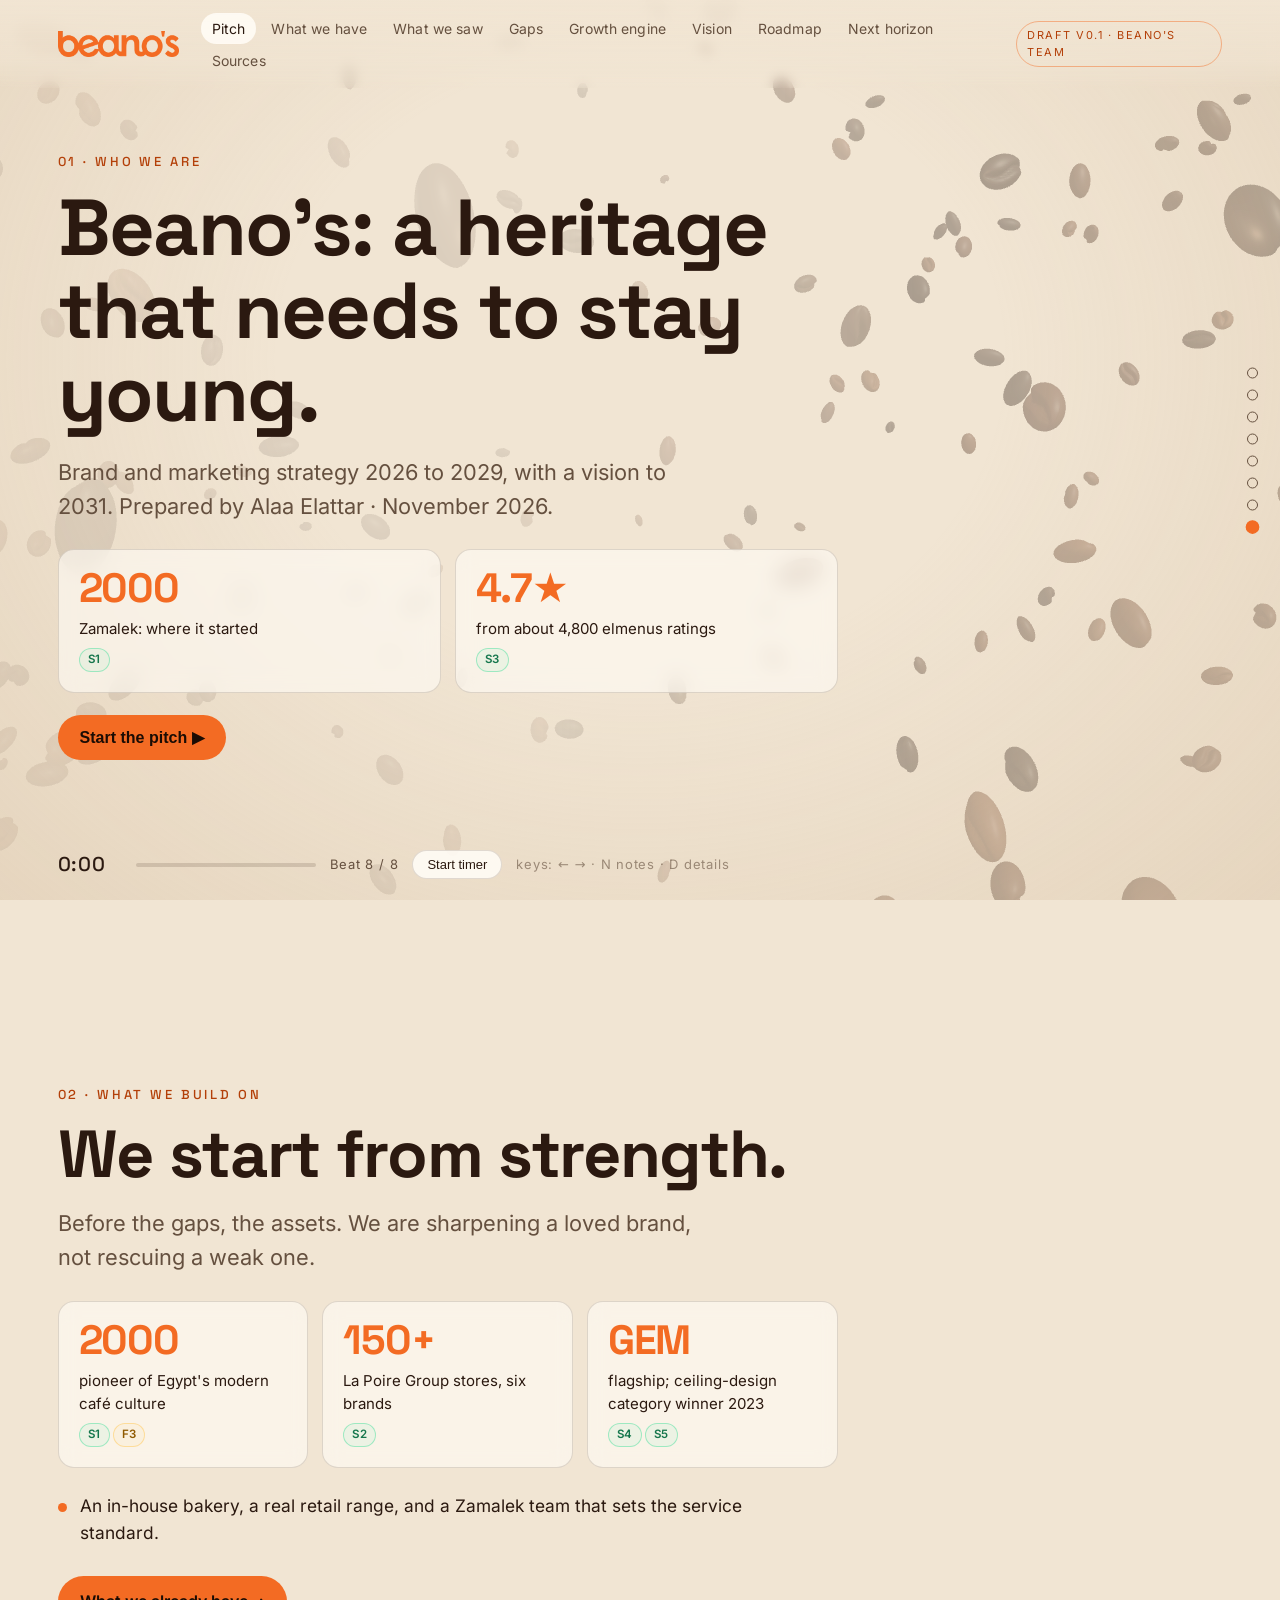
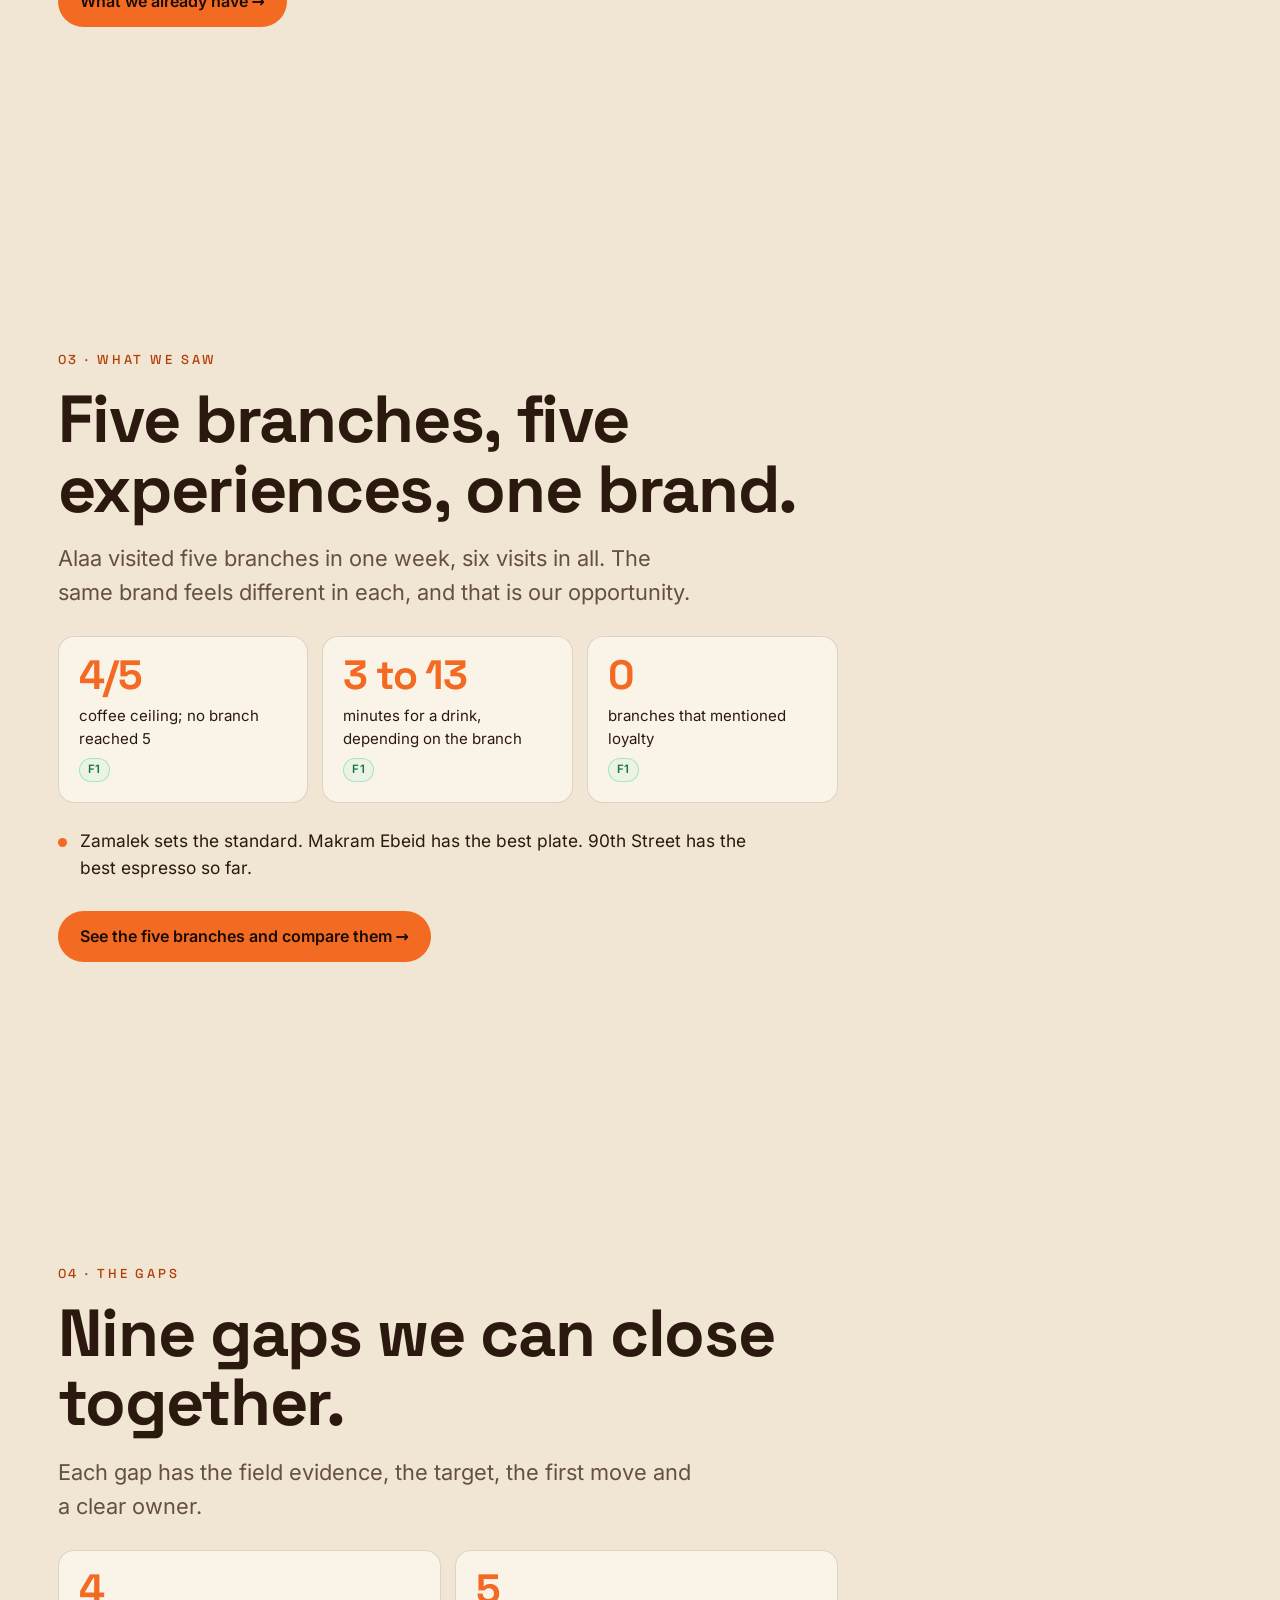
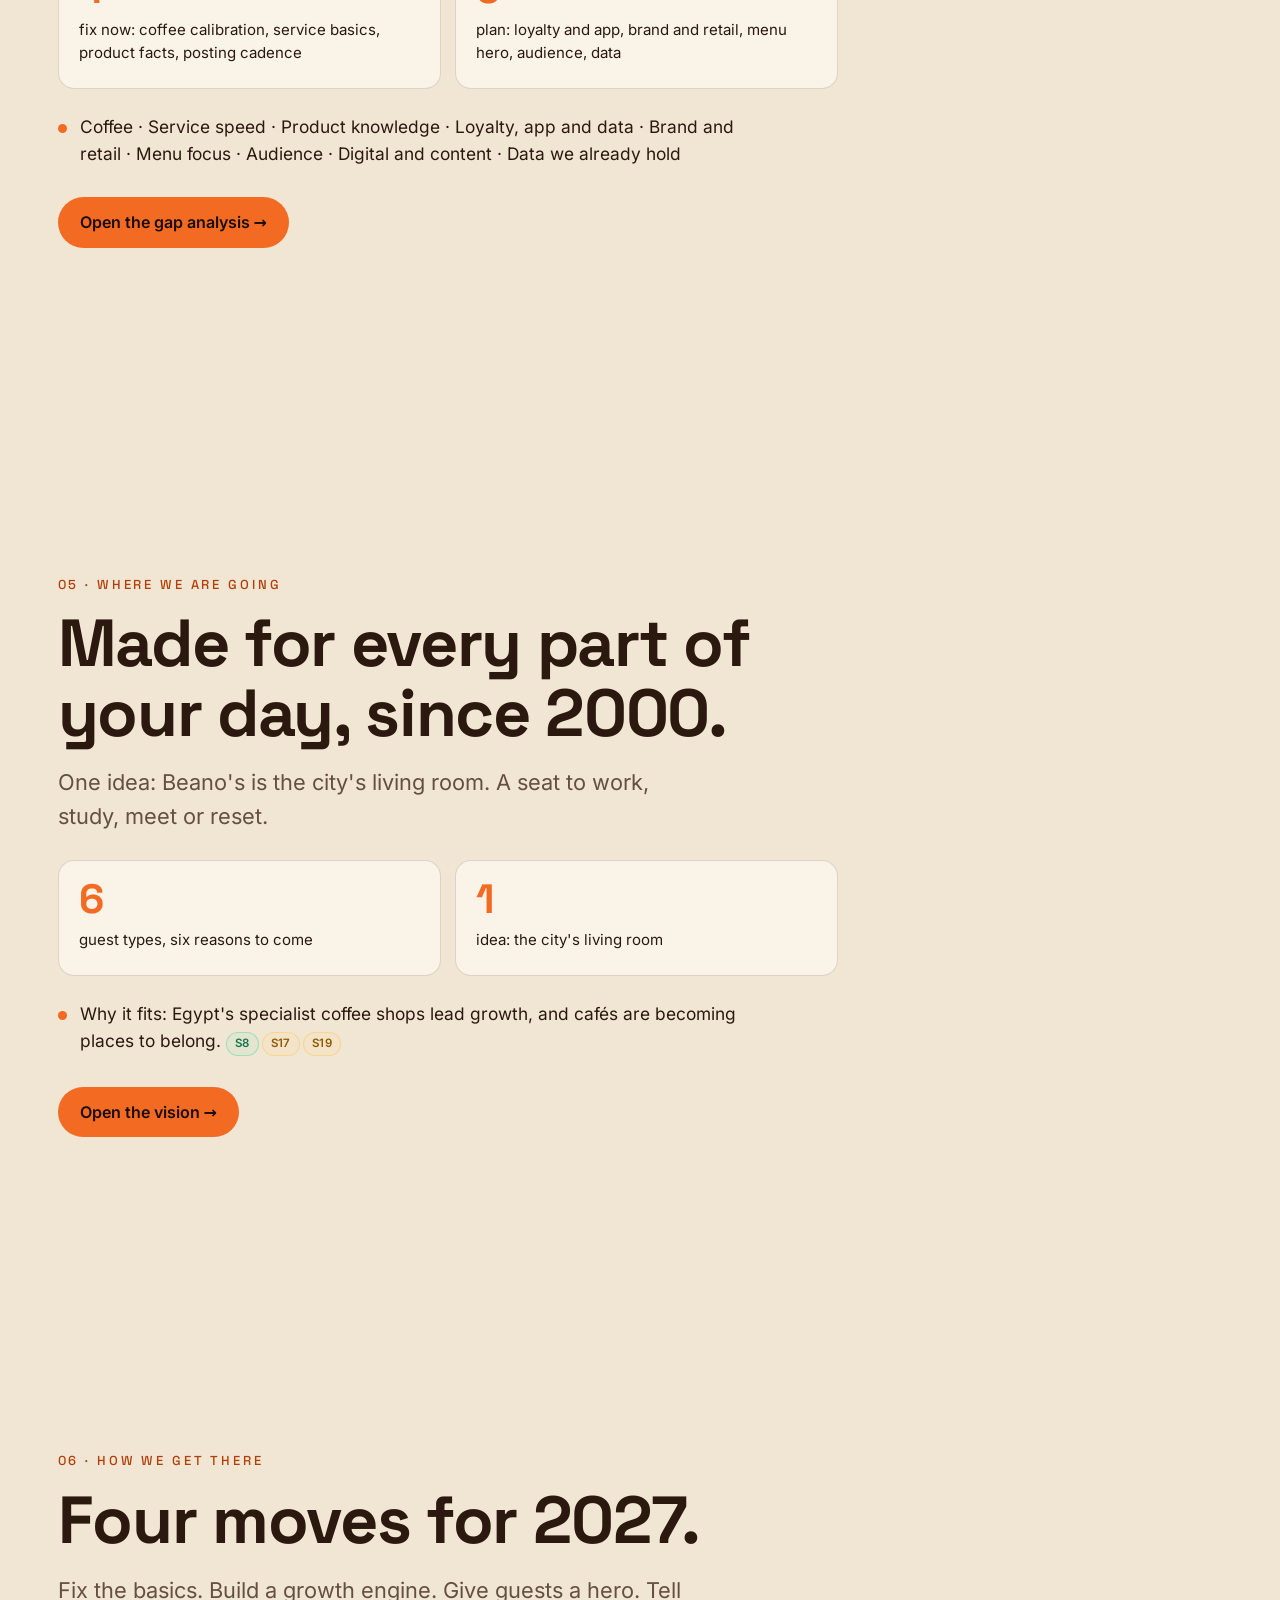
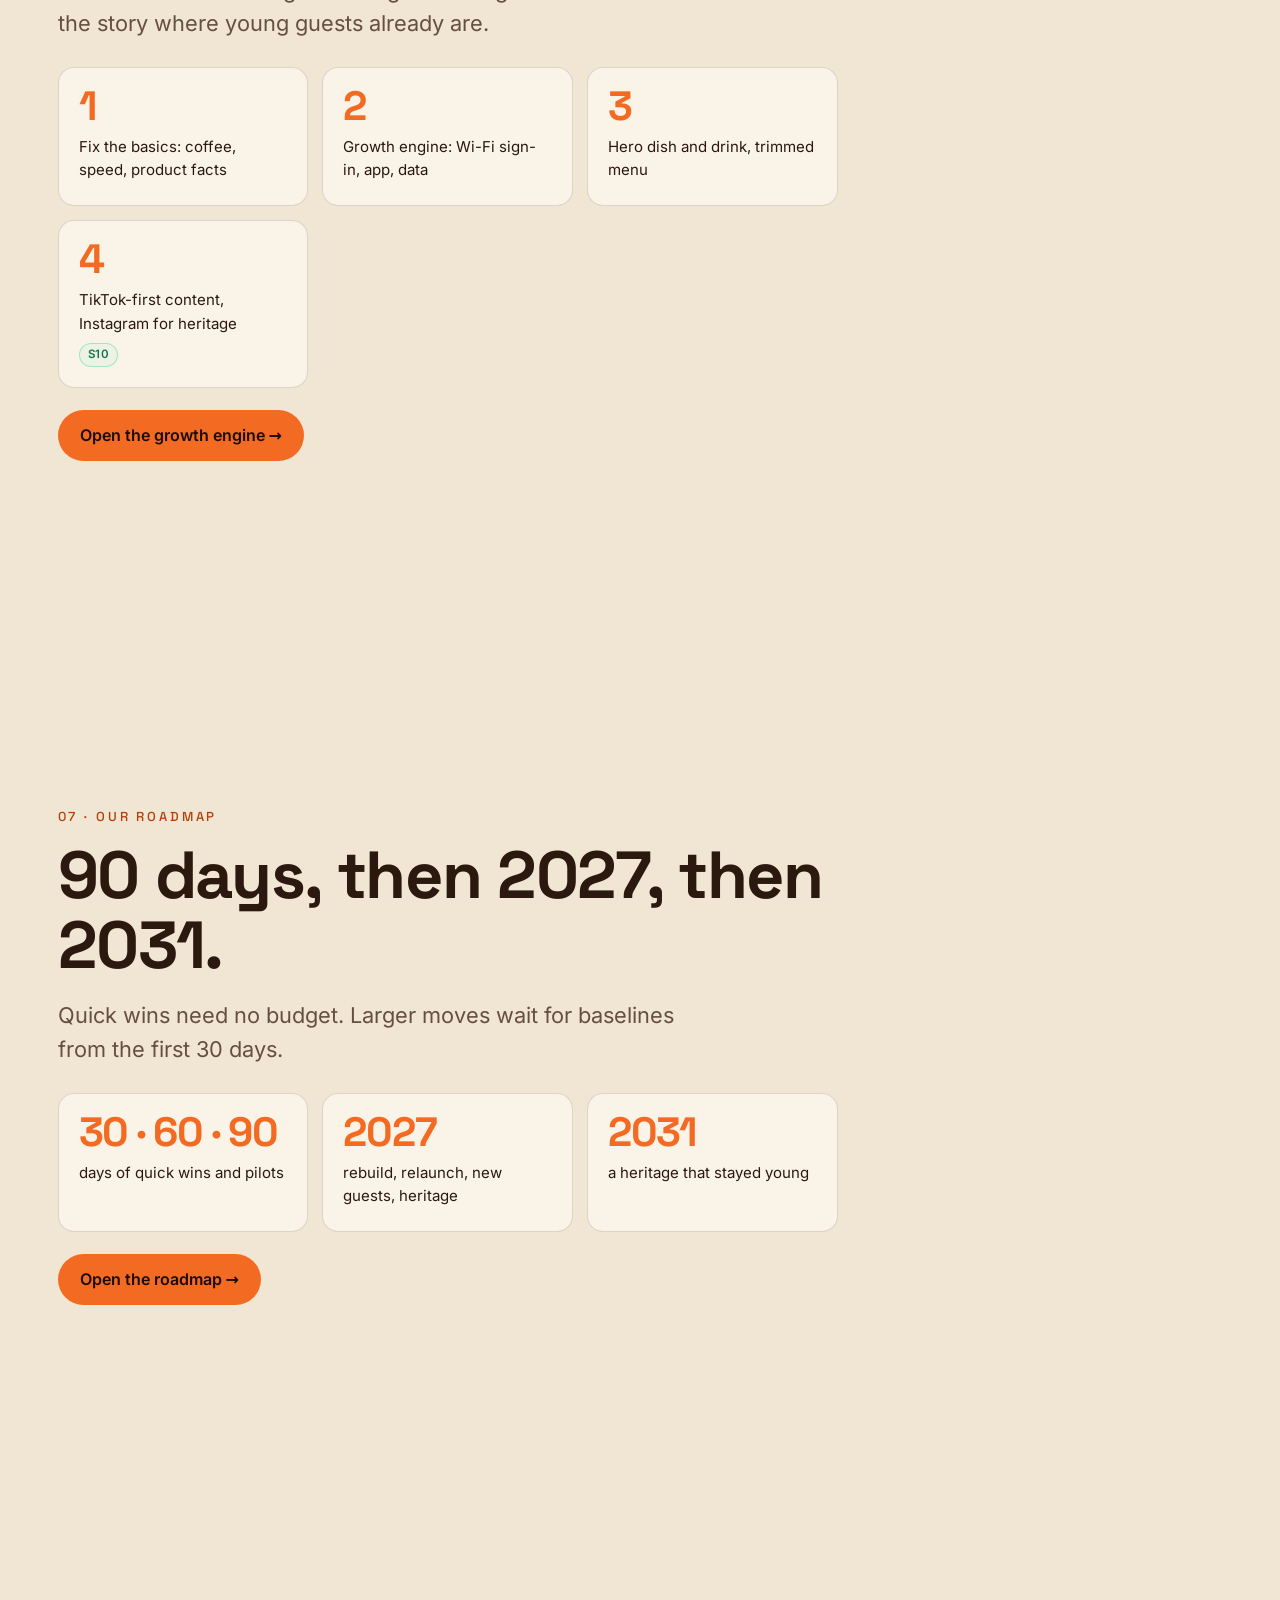
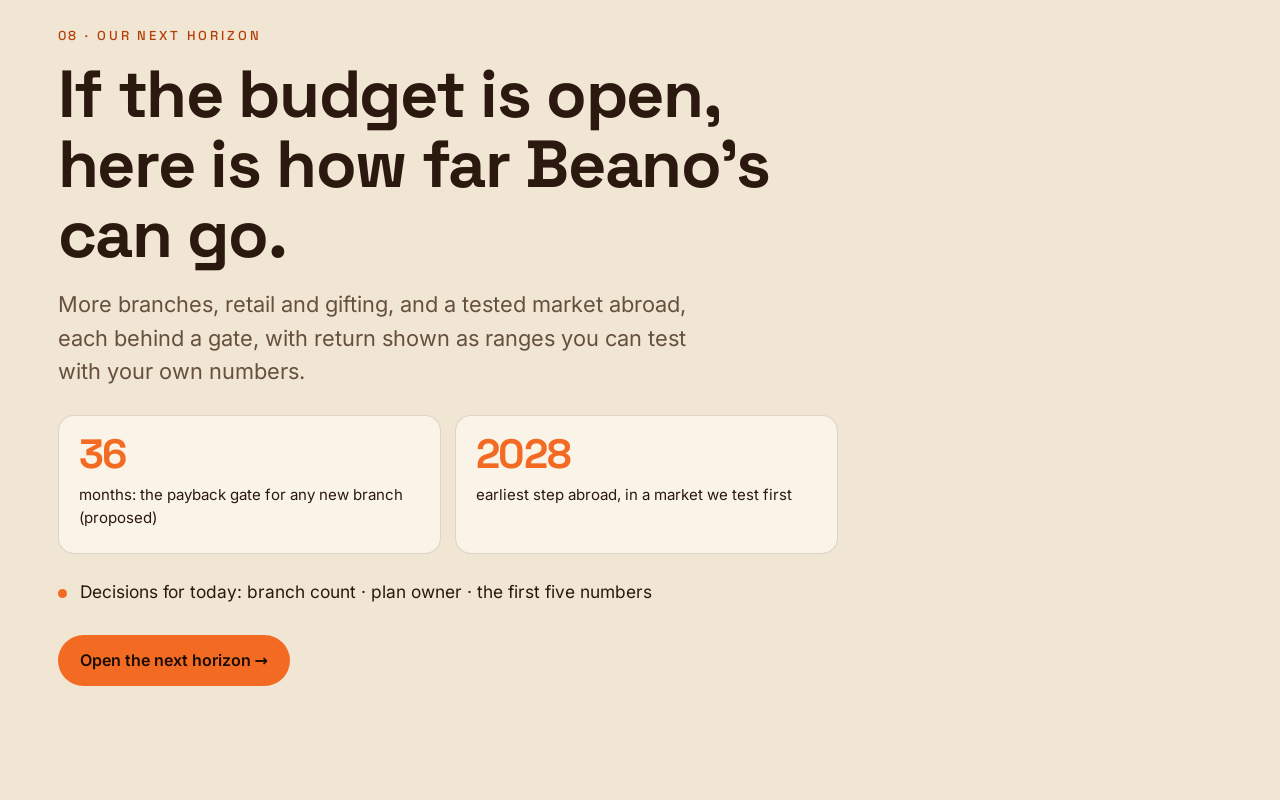
<file: index.html>
<!doctype html><html lang="en" class="pitch"><head><meta charset="utf-8"><meta name="viewport" content="width=device-width,initial-scale=1">
<title>Pitch · Beano's</title><meta name="robots" content="noindex,nofollow,noarchive"><meta name="theme-color" content="#F1E5D3">
<link rel="icon" href="img/beanos-logo-orange.webp"><link rel="stylesheet" href="css/style.css"></head><body>
<canvas id="gl" aria-hidden="true"></canvas><div class="vignette"></div>
<nav class="nav"><a class="logo" href="index.html" aria-label="Beano's pitch home"><img src="img/beanos-logo-orange.webp" alt="Beano's"></a><ul><li><a href="index.html" class="on">Pitch</a></li><li><a href="assets.html" class="">What we have</a></li><li><a href="observed.html" class="">What we saw</a></li><li><a href="gaps.html" class="">Gaps</a></li><li><a href="growth.html" class="">Growth engine</a></li><li><a href="vision.html" class="">Vision</a></li><li><a href="roadmap.html" class="">Roadmap</a></li><li><a href="horizon.html" class="">Next horizon</a></li><li><a href="sources.html" class="">Sources</a></li></ul><span class="draft">Draft v0.1 · Beano's team</span></nav>
<main><section class="beat" id="b1" data-say="Beano&#x27;s helped start Egypt&#x27;s modern café culture. Our job is to keep it young for the next generation without losing the guests who grew up with it."><div class="in"><div class="eyebrow">01 · Who we are</div><h1>Beano's: a heritage that needs to stay young.</h1><p class="sub">Brand and marketing strategy 2026 to 2029, with a vision to 2031. Prepared by Alaa Elattar · November 2026.</p><div class="stats"><div class="stat"><b>2000</b><span>Zamalek: where it started</span><small><a class="src Strong" href="sources.html#S1" title="La Poire Group: Beano&#x27;s Café brand page (Strong)">S1</a></small></div><div class="stat"><b>4.7★</b><span>from about 4,800 elmenus ratings</span><small><a class="src Strong" href="sources.html#S3" title="elmenus: Beano&#x27;s Café (Strong)">S3</a></small></div></div><ul class="pts"></ul><div class="cta"><button class="btn" id="tstart2" onclick="document.getElementById('tstart').click()">Start the pitch ▶</button></div></div></section><section class="beat" id="b2" data-say="Heritage since 2000, a loyal base, the GEM flagship, and La Poire Group behind us: bakery, manufacturing, 150+ stores."><div class="in"><div class="eyebrow">02 · What we build on</div><h2 class="big">We start from strength.</h2><p class="sub">Before the gaps, the assets. We are sharpening a loved brand, not rescuing a weak one.</p><div class="stats"><div class="stat"><b>2000</b><span>pioneer of Egypt's modern café culture</span><small><a class="src Strong" href="sources.html#S1" title="La Poire Group: Beano&#x27;s Café brand page (Strong)">S1</a><a class="src Medium" href="sources.html#F3" title="Zamalek branch manager on the first branch opening in 2000 (Medium)">F3</a></small></div><div class="stat"><b>150+</b><span>La Poire Group stores, six brands</span><small><a class="src Strong" href="sources.html#S2" title="La Poire Group: About us (Strong)">S2</a></small></div><div class="stat"><b>GEM</b><span>flagship; ceiling-design category winner 2023</span><small><a class="src Strong" href="sources.html#S4" title="ArchDaily: Beano&#x27;s Café (GEM) by SHEWEKAR Design Studio (Strong)">S4</a><a class="src Strong" href="sources.html#S5" title="Restaurant &amp; Bar Design Awards: Beano&#x27;s at GEM (Strong)">S5</a></small></div></div><ul class="pts"><li>An in-house bakery, a real retail range, and a Zamalek team that sets the service standard.</li></ul><div class="cta"><a class="btn" href="assets.html">What we already have →</a></div></div></section><section class="beat" id="b3" data-say="Three patterns repeat across branches: coffee stops at 4 out of 5, drink waits range from 3 to 13 minutes, and loyalty was not mentioned anywhere."><div class="in"><div class="eyebrow">03 · What we saw</div><h2 class="big">Five branches, five experiences, one brand.</h2><p class="sub">Alaa visited five branches in one week, six visits in all. The same brand feels different in each, and that is our opportunity.</p><div class="stats"><div class="stat"><b>4/5</b><span>coffee ceiling; no branch reached 5</span><small><a class="src Strong" href="sources.html#F1" title="Alaa Elattar&#x27;s field visits, 3 to 9 Nov 2026 (six visits, five branches: receipts, photos, videos, scores) (Strong)">F1</a></small></div><div class="stat"><b>3 to 13</b><span>minutes for a drink, depending on the branch</span><small><a class="src Strong" href="sources.html#F1" title="Alaa Elattar&#x27;s field visits, 3 to 9 Nov 2026 (six visits, five branches: receipts, photos, videos, scores) (Strong)">F1</a></small></div><div class="stat"><b>0</b><span>branches that mentioned loyalty</span><small><a class="src Strong" href="sources.html#F1" title="Alaa Elattar&#x27;s field visits, 3 to 9 Nov 2026 (six visits, five branches: receipts, photos, videos, scores) (Strong)">F1</a></small></div></div><ul class="pts"><li>Zamalek sets the standard. Makram Ebeid has the best plate. 90th Street has the best espresso so far.</li></ul><div class="cta"><a class="btn" href="observed.html">See the five branches and compare them →</a></div></div></section><section class="beat" id="b4" data-say="The survey gave us nine clear gaps. For each one we know what we saw, where we want to be and the first move. Most start with no budget."><div class="in"><div class="eyebrow">04 · The gaps</div><h2 class="big">Nine gaps we can close together.</h2><p class="sub">Each gap has the field evidence, the target, the first move and a clear owner.</p><div class="stats"><div class="stat"><b>4</b><span>fix now: coffee calibration, service basics, product facts, posting cadence</span><small></small></div><div class="stat"><b>5</b><span>plan: loyalty and app, brand and retail, menu hero, audience, data</span><small></small></div></div><ul class="pts"><li>Coffee · Service speed · Product knowledge · Loyalty, app and data · Brand and retail · Menu focus · Audience · Digital and content · Data we already hold</li></ul><div class="cta"><a class="btn" href="gaps.html">Open the gap analysis →</a></div></div></section><section class="beat" id="b5" data-say="Fast welcome, known by name, comfortable for hours. It echoes Beano&#x27;s own words: &#x27;the place that grows with you&#x27;."><div class="in"><div class="eyebrow">05 · Where we are going</div><h2 class="big">Made for every part of your day, since 2000.</h2><p class="sub">One idea: Beano's is the city's living room. A seat to work, study, meet or reset.</p><div class="stats"><div class="stat"><b>6</b><span>guest types, six reasons to come</span><small></small></div><div class="stat"><b>1</b><span>idea: the city's living room</span><small></small></div></div><ul class="pts"><li>Why it fits: Egypt's specialist coffee shops lead growth, and cafés are becoming places to belong. <a class="src Strong" href="sources.html#S8" title="Euromonitor: Cafés/Bars in Egypt (Mar 2026) (Strong)">S8</a><a class="src Medium" href="sources.html#S17" title="Nestlé Professional: global café trends (Medium)">S17</a><a class="src Medium" href="sources.html#S19" title="Oatly: Future of Taste report, vol. 2 (Medium)">S19</a></li></ul><div class="cta"><a class="btn" href="vision.html">Open the vision →</a></div></div></section><section class="beat" id="b6" data-say="The growth engine is the Wi-Fi sign-in leading to the Beano&#x27;s app, and the data it gives us together with the data Beano&#x27;s already holds. It needs legal care in Egypt, and it is the biggest lever we have."><div class="in"><div class="eyebrow">06 · How we get there</div><h2 class="big">Four moves for 2027.</h2><p class="sub">Fix the basics. Build a growth engine. Give guests a hero. Tell the story where young guests already are.</p><div class="stats"><div class="stat"><b>1</b><span>Fix the basics: coffee, speed, product facts</span><small></small></div><div class="stat"><b>2</b><span>Growth engine: Wi-Fi sign-in, app, data</span><small></small></div><div class="stat"><b>3</b><span>Hero dish and drink, trimmed menu</span><small></small></div><div class="stat"><b>4</b><span>TikTok-first content, Instagram for heritage</span><small><a class="src Strong" href="sources.html#S10" title="DataReportal: Digital 2027 Egypt (Strong)">S10</a></small></div></div><ul class="pts"></ul><div class="cta"><a class="btn" href="growth.html">Open the growth engine →</a></div></div></section><section class="beat" id="b7" data-say="Week 1: drinks first and an order check. Week 6: Wi-Fi sign-in in two pilot branches. Day 90: report back to the team. Targets stay proposed until the baselines exist."><div class="in"><div class="eyebrow">07 · Our roadmap</div><h2 class="big">90 days, then 2027, then 2031.</h2><p class="sub">Quick wins need no budget. Larger moves wait for baselines from the first 30 days.</p><div class="stats"><div class="stat"><b>30 · 60 · 90</b><span>days of quick wins and pilots</span><small></small></div><div class="stat"><b>2027</b><span>rebuild, relaunch, new guests, heritage</span><small></small></div><div class="stat"><b>2031</b><span>a heritage that stayed young</span><small></small></div></div><ul class="pts"></ul><div class="cta"><a class="btn" href="roadmap.html">Open the roadmap →</a></div></div></section><section class="beat" id="b8" data-say="Three decisions today: how many branches we count, who owns the plan, and which numbers we pull first so the scenario uses your real costs."><div class="in"><div class="eyebrow">08 · Our next horizon</div><h2 class="big">If the budget is open, here is how far Beano's can go.</h2><p class="sub">More branches, retail and gifting, and a tested market abroad, each behind a gate, with return shown as ranges you can test with your own numbers.</p><div class="stats"><div class="stat"><b>36</b><span>months: the payback gate for any new branch (proposed)</span><small></small></div><div class="stat"><b>2028</b><span>earliest step abroad, in a market we test first</span><small></small></div></div><ul class="pts"><li>Decisions for today: branch count · plan owner · the first five numbers</li></ul><div class="cta"><a class="btn" href="horizon.html">Open the next horizon →</a></div></div></section></main><div class="dots"><a href="#b1" aria-label="Beat 1"></a><a href="#b2" aria-label="Beat 2"></a><a href="#b3" aria-label="Beat 3"></a><a href="#b4" aria-label="Beat 4"></a><a href="#b5" aria-label="Beat 5"></a><a href="#b6" aria-label="Beat 6"></a><a href="#b7" aria-label="Beat 7"></a><a href="#b8" aria-label="Beat 8"></a></div><div class="hud"><span class="time" id="time">0:00</span><div class="bar"><i id="tbar"></i></div><span id="beatlab">Beat 1 / 8</span><button id="tstart">Start timer</button><span style="opacity:.6">keys: ← → · N notes · D details</span></div><div class="notes"></div>
<script>window.__sceneMode="pitch"</script><script src="js/bundle.js"></script></body></html>
</file>
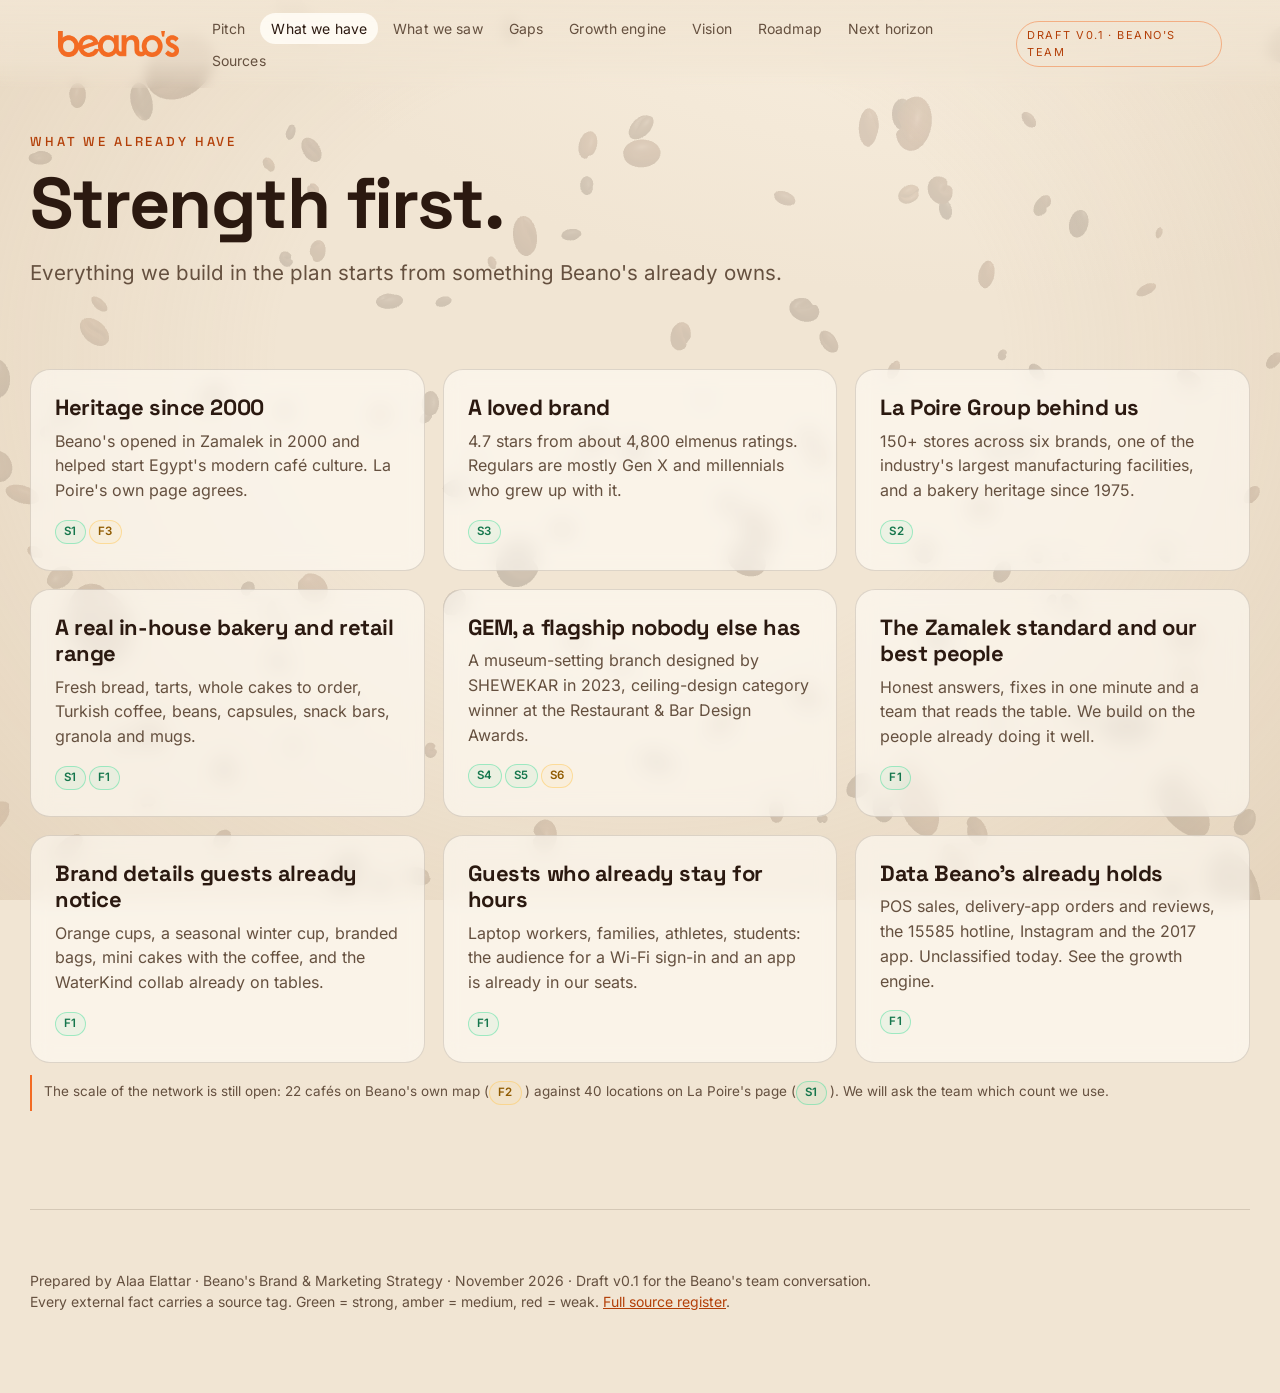
<file: assets.html>
<!doctype html><html lang="en" class=""><head><meta charset="utf-8"><meta name="viewport" content="width=device-width,initial-scale=1">
<title>What we already have · Beano's</title><meta name="robots" content="noindex,nofollow,noarchive"><meta name="theme-color" content="#F1E5D3">
<link rel="icon" href="img/beanos-logo-orange.webp"><link rel="stylesheet" href="css/style.css"></head><body>
<canvas id="gl" aria-hidden="true"></canvas><div class="vignette"></div>
<nav class="nav"><a class="logo" href="index.html" aria-label="Beano's pitch home"><img src="img/beanos-logo-orange.webp" alt="Beano's"></a><ul><li><a href="index.html" class="">Pitch</a></li><li><a href="assets.html" class="on">What we have</a></li><li><a href="observed.html" class="">What we saw</a></li><li><a href="gaps.html" class="">Gaps</a></li><li><a href="growth.html" class="">Growth engine</a></li><li><a href="vision.html" class="">Vision</a></li><li><a href="roadmap.html" class="">Roadmap</a></li><li><a href="horizon.html" class="">Next horizon</a></li><li><a href="sources.html" class="">Sources</a></li></ul><span class="draft">Draft v0.1 · Beano's team</span></nav>
<main><header class="page-head wrap"><div class="eyebrow">What we already have</div><h1>Strength first.</h1><p class="lead">Everything we build in the plan starts from something Beano's already owns.</p></header><section class="wrap sec"><div class="grid g3"><div class="card"><h3>Heritage since 2000</h3><p>Beano's opened in Zamalek in 2000 and helped start Egypt's modern café culture. La Poire's own page agrees.</p><div style="margin-top:12px"><a class="src Strong" href="sources.html#S1" title="La Poire Group: Beano&#x27;s Café brand page (Strong)">S1</a><a class="src Medium" href="sources.html#F3" title="Zamalek branch manager on the first branch opening in 2000 (Medium)">F3</a></div></div><div class="card"><h3>A loved brand</h3><p>4.7 stars from about 4,800 elmenus ratings. Regulars are mostly Gen X and millennials who grew up with it.</p><div style="margin-top:12px"><a class="src Strong" href="sources.html#S3" title="elmenus: Beano&#x27;s Café (Strong)">S3</a></div></div><div class="card"><h3>La Poire Group behind us</h3><p>150+ stores across six brands, one of the industry's largest manufacturing facilities, and a bakery heritage since 1975.</p><div style="margin-top:12px"><a class="src Strong" href="sources.html#S2" title="La Poire Group: About us (Strong)">S2</a></div></div><div class="card"><h3>A real in-house bakery and retail range</h3><p>Fresh bread, tarts, whole cakes to order, Turkish coffee, beans, capsules, snack bars, granola and mugs.</p><div style="margin-top:12px"><a class="src Strong" href="sources.html#S1" title="La Poire Group: Beano&#x27;s Café brand page (Strong)">S1</a><a class="src Strong" href="sources.html#F1" title="Alaa Elattar&#x27;s field visits, 3 to 9 Nov 2026 (six visits, five branches: receipts, photos, videos, scores) (Strong)">F1</a></div></div><div class="card"><h3>GEM, a flagship nobody else has</h3><p>A museum-setting branch designed by SHEWEKAR in 2023, ceiling-design category winner at the Restaurant & Bar Design Awards.</p><div style="margin-top:12px"><a class="src Strong" href="sources.html#S4" title="ArchDaily: Beano&#x27;s Café (GEM) by SHEWEKAR Design Studio (Strong)">S4</a><a class="src Strong" href="sources.html#S5" title="Restaurant &amp; Bar Design Awards: Beano&#x27;s at GEM (Strong)">S5</a><a class="src Medium" href="sources.html#S6" title="SceneHome: Shewekar at the GEM branch of Beano&#x27;s (Medium)">S6</a></div></div><div class="card"><h3>The Zamalek standard and our best people</h3><p>Honest answers, fixes in one minute and a team that reads the table. We build on the people already doing it well.</p><div style="margin-top:12px"><a class="src Strong" href="sources.html#F1" title="Alaa Elattar&#x27;s field visits, 3 to 9 Nov 2026 (six visits, five branches: receipts, photos, videos, scores) (Strong)">F1</a></div></div><div class="card"><h3>Brand details guests already notice</h3><p>Orange cups, a seasonal winter cup, branded bags, mini cakes with the coffee, and the WaterKind collab already on tables.</p><div style="margin-top:12px"><a class="src Strong" href="sources.html#F1" title="Alaa Elattar&#x27;s field visits, 3 to 9 Nov 2026 (six visits, five branches: receipts, photos, videos, scores) (Strong)">F1</a></div></div><div class="card"><h3>Guests who already stay for hours</h3><p>Laptop workers, families, athletes, students: the audience for a Wi-Fi sign-in and an app is already in our seats.</p><div style="margin-top:12px"><a class="src Strong" href="sources.html#F1" title="Alaa Elattar&#x27;s field visits, 3 to 9 Nov 2026 (six visits, five branches: receipts, photos, videos, scores) (Strong)">F1</a></div></div><div class="card"><h3>Data Beano's already holds</h3><p>POS sales, delivery-app orders and reviews, the 15585 hotline, Instagram and the 2017 app. Unclassified today. See the growth engine.</p><div style="margin-top:12px"><a class="src Strong" href="sources.html#F1" title="Alaa Elattar&#x27;s field visits, 3 to 9 Nov 2026 (six visits, five branches: receipts, photos, videos, scores) (Strong)">F1</a></div></div></div><p class="note">The scale of the network is still open: 22 cafés on Beano's own map (<a class="src Medium" href="sources.html#F2" title="Beano&#x27;s own branch map (22 branches, Nov 2026) (Medium)">F2</a>) against 40 locations on La Poire's page (<a class="src Strong" href="sources.html#S1" title="La Poire Group: Beano&#x27;s Café brand page (Strong)">S1</a>). We will ask the team which count we use.</p></section><footer class="foot wrap">Prepared by Alaa Elattar · Beano's Brand &amp; Marketing Strategy · November 2026 · Draft v0.1 for the Beano's team conversation. <br>Every external fact carries a source tag. Green = strong, amber = medium, red = weak. <a href="sources.html" style="color:var(--or2);text-decoration:underline">Full source register</a>.</footer></main>
<script>window.__sceneMode="page"</script><script src="js/bundle.js"></script></body></html>
</file>
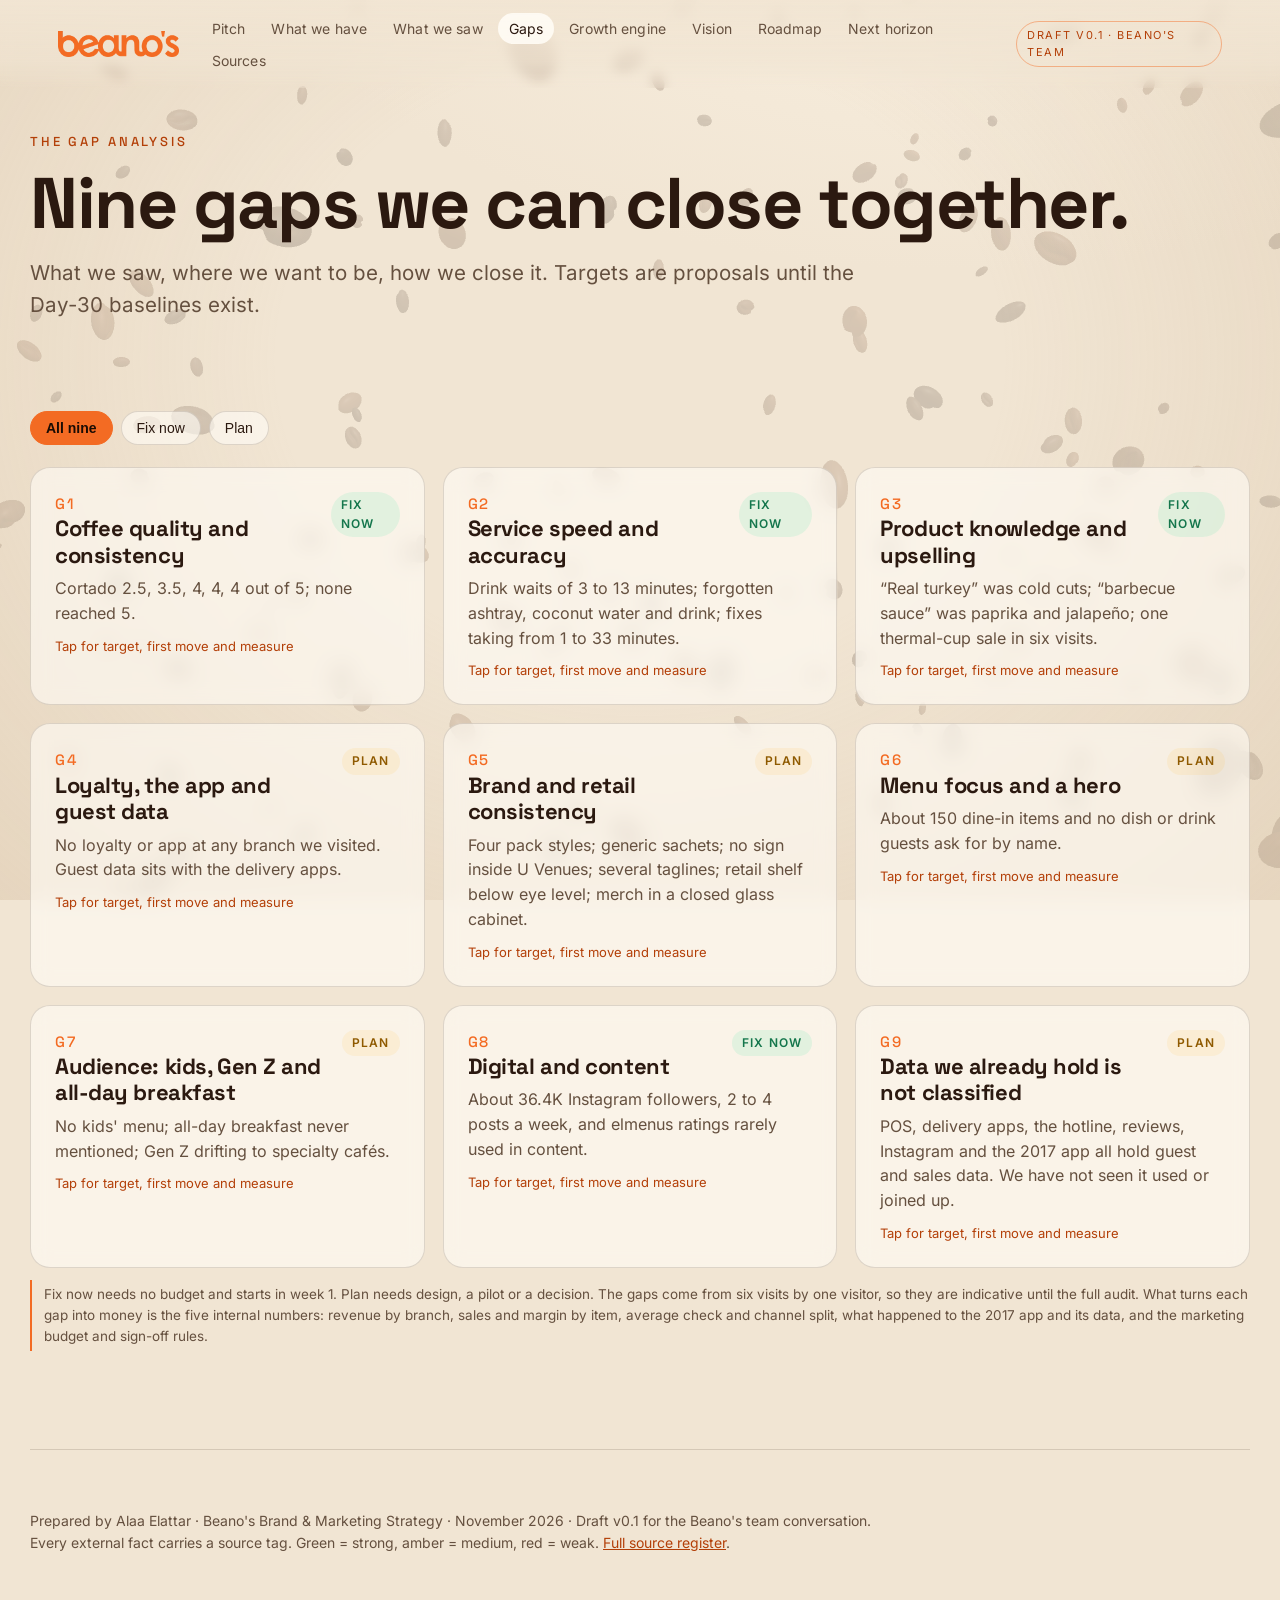
<file: gaps.html>
<!doctype html><html lang="en" class=""><head><meta charset="utf-8"><meta name="viewport" content="width=device-width,initial-scale=1">
<title>Gap analysis · Beano's</title><meta name="robots" content="noindex,nofollow,noarchive"><meta name="theme-color" content="#F1E5D3">
<link rel="icon" href="img/beanos-logo-orange.webp"><link rel="stylesheet" href="css/style.css"></head><body>
<canvas id="gl" aria-hidden="true"></canvas><div class="vignette"></div>
<nav class="nav"><a class="logo" href="index.html" aria-label="Beano's pitch home"><img src="img/beanos-logo-orange.webp" alt="Beano's"></a><ul><li><a href="index.html" class="">Pitch</a></li><li><a href="assets.html" class="">What we have</a></li><li><a href="observed.html" class="">What we saw</a></li><li><a href="gaps.html" class="on">Gaps</a></li><li><a href="growth.html" class="">Growth engine</a></li><li><a href="vision.html" class="">Vision</a></li><li><a href="roadmap.html" class="">Roadmap</a></li><li><a href="horizon.html" class="">Next horizon</a></li><li><a href="sources.html" class="">Sources</a></li></ul><span class="draft">Draft v0.1 · Beano's team</span></nav>
<main><header class="page-head wrap"><div class="eyebrow">The gap analysis</div><h1>Nine gaps we can close together.</h1><p class="lead">What we saw, where we want to be, how we close it. Targets are proposals until the Day-30 baselines exist.</p></header><section class="wrap sec"><div class="filters" id="gf"><button class="on" data-f="all">All nine</button><button data-f="now">Fix now</button><button data-f="plan">Plan</button></div><div class="grid g3" id="gg"><div class="card gap" data-p="now"><div class="top"><div><div class="id">G1</div><h3>Coffee quality and consistency</h3></div><span class="tag now">Fix now</span></div><p>Cortado 2.5, 3.5, 4, 4, 4 out of 5; none reached 5.</p><div class="hint">Tap for target, first move and measure</div><div class="more"><dl class="kv"><dt>Where we want to be</dt><dd>4/5 or better in every branch, served in 5 minutes or less.</dd><dt>How we close it</dt><dd>Recalibrate grind and extraction; a weekly taste check; then review beans and roast. Bean prices are easing globally, but Egyptian landed cost has to be confirmed with purchasing.</dd><dt>Owner</dt><dd>Kitchen and purchasing</dd><dt>Measure</dt><dd>4/5 or better; drink wait 5 min or less (proposed)</dd><dt>Evidence</dt><dd><a class="src Strong" href="sources.html#F1" title="Alaa Elattar&#x27;s field visits, 3 to 9 Nov 2026 (six visits, five branches: receipts, photos, videos, scores) (Strong)">F1</a><a class="src Strong" href="sources.html#S11" title="World Bank: Beverage prices retreat as supplies recover (2026 Q2) (Strong)">S11</a><a class="src Medium" href="sources.html#S12" title="Trading Economics: coffee (Medium)">S12</a></dd></dl></div></div><div class="card gap" data-p="now"><div class="top"><div><div class="id">G2</div><h3>Service speed and accuracy</h3></div><span class="tag now">Fix now</span></div><p>Drink waits of 3 to 13 minutes; forgotten ashtray, coconut water and drink; fixes taking from 1 to 33 minutes.</p><div class="hint">Tap for target, first move and measure</div><div class="more"><dl class="kv"><dt>Where we want to be</dt><dd>Drinks first, an order check when food lands, and any problem solved in 15 minutes or less.</dd><dt>How we close it</dt><dd>Drinks-first rule; order check; apologise, replace, manager visits.</dd><dt>Owner</dt><dd>Branch managers</dd><dt>Measure</dt><dd>100% of branches; resolved in 15 min or less (proposed)</dd><dt>Evidence</dt><dd><a class="src Strong" href="sources.html#F1" title="Alaa Elattar&#x27;s field visits, 3 to 9 Nov 2026 (six visits, five branches: receipts, photos, videos, scores) (Strong)">F1</a></dd></dl></div></div><div class="card gap" data-p="now"><div class="top"><div><div class="id">G3</div><h3>Product knowledge and upselling</h3></div><span class="tag now">Fix now</span></div><p>“Real turkey” was cold cuts; “barbecue sauce” was paprika and jalapeño; one thermal-cup sale in six visits.</p><div class="hint">Tap for target, first move and measure</div><div class="more"><dl class="kv"><dt>Where we want to be</dt><dd>Every guest hears an accurate answer and one good suggestion.</dd><dt>How we close it</dt><dd>Product facts card; an upsell line; learn from the District 5 manager; monthly refreshers.</dd><dt>Owner</dt><dd>Training lead</dd><dt>Measure</dt><dd>100% accurate answers; upsell offered at 80% of tables by Day 60 (proposed)</dd><dt>Evidence</dt><dd><a class="src Strong" href="sources.html#F1" title="Alaa Elattar&#x27;s field visits, 3 to 9 Nov 2026 (six visits, five branches: receipts, photos, videos, scores) (Strong)">F1</a></dd></dl></div></div><div class="card gap" data-p="plan"><div class="top"><div><div class="id">G4</div><h3>Loyalty, the app and guest data</h3></div><span class="tag plan">Plan</span></div><p>No loyalty or app at any branch we visited. Guest data sits with the delivery apps.</p><div class="hint">Tap for target, first move and measure</div><div class="more"><dl class="kv"><dt>Where we want to be</dt><dd>Know our regulars by name and reach them directly, with consent.</dd><dt>How we close it</dt><dd>Wi-Fi sign-in page, then the Beano's app as the faster, rewarded way in, then the Morning Club. See the growth engine.</dd><dt>Owner</dt><dd>Marketing and IT</dd><dt>Measure</dt><dd>30% opt-in by Month 3; members at 15% of weekly guests by Day 90 (proposed)</dd><dt>Evidence</dt><dd><a class="src Strong" href="sources.html#F1" title="Alaa Elattar&#x27;s field visits, 3 to 9 Nov 2026 (six visits, five branches: receipts, photos, videos, scores) (Strong)">F1</a><a class="src Strong" href="sources.html#S22" title="Kennedys Law: Egypt&#x27;s Personal Data Protection Law, the compliance countdown has begun (2026) (Strong)">S22</a><a class="src Strong" href="sources.html#S23" title="Chambers Practice Guide: Data Protection &amp; Privacy 2026, Egypt (Strong)">S23</a></dd></dl></div></div><div class="card gap" data-p="plan"><div class="top"><div><div class="id">G5</div><h3>Brand and retail consistency</h3></div><span class="tag plan">Plan</span></div><p>Four pack styles; generic sachets; no sign inside U Venues; several taglines; retail shelf below eye level; merch in a closed glass cabinet.</p><div class="hint">Tap for target, first move and measure</div><div class="more"><dl class="kv"><dt>Where we want to be</dt><dd>One look, one voice, one packaging system.</dd><dt>How we close it</dt><dd>Signs above every counter; branded condiments; an eye-level retail wall; one slogan.</dd><dt>Owner</dt><dd>Brand manager and operations</dd><dt>Measure</dt><dd>Every touchpoint on one system by launch; retail 5% of sales by 2028 (proposed)</dd><dt>Evidence</dt><dd><a class="src Strong" href="sources.html#F1" title="Alaa Elattar&#x27;s field visits, 3 to 9 Nov 2026 (six visits, five branches: receipts, photos, videos, scores) (Strong)">F1</a></dd></dl></div></div><div class="card gap" data-p="plan"><div class="top"><div><div class="id">G6</div><h3>Menu focus and a hero</h3></div><span class="tag plan">Plan</span></div><p>About 150 dine-in items and no dish or drink guests ask for by name.</p><div class="hint">Tap for target, first move and measure</div><div class="more"><dl class="kv"><dt>Where we want to be</dt><dd>A clear hero dish and a hero drink.</dd><dt>How we close it</dt><dd>Trim to 100 to 110 items keeping 95% of revenue; build the Signature Collection around iced and cold drinks.</dd><dt>Owner</dt><dd>Kitchen and marketing</dd><dt>Measure</dt><dd>Signature share of drink sales 12% or more (proposed)</dd><dt>Evidence</dt><dd><a class="src Strong" href="sources.html#F1" title="Alaa Elattar&#x27;s field visits, 3 to 9 Nov 2026 (six visits, five branches: receipts, photos, videos, scores) (Strong)">F1</a></dd></dl></div></div><div class="card gap" data-p="plan"><div class="top"><div><div class="id">G7</div><h3>Audience: kids, Gen Z and all-day breakfast</h3></div><span class="tag plan">Plan</span></div><p>No kids' menu; all-day breakfast never mentioned; Gen Z drifting to specialty cafés.</p><div class="hint">Tap for target, first move and measure</div><div class="more"><dl class="kv"><dt>Where we want to be</dt><dd>A reason for every guest type to choose Beano's.</dd><dt>How we close it</dt><dd>Kids' mini menu at District 5 first; a breakfast table card; iced, matcha and wellness drops.</dd><dt>Owner</dt><dd>Kitchen and marketing</dd><dt>Measure</dt><dd>18 to 24 share up 5 points in 12 months (proposed)</dd><dt>Evidence</dt><dd><a class="src Strong" href="sources.html#F1" title="Alaa Elattar&#x27;s field visits, 3 to 9 Nov 2026 (six visits, five branches: receipts, photos, videos, scores) (Strong)">F1</a><a class="src Medium" href="sources.html#S15" title="Euromonitor: Gen Z redefines coffee and tea culture (Oct 2025) (Medium)">S15</a><a class="src Medium" href="sources.html#S17" title="Nestlé Professional: global café trends (Medium)">S17</a></dd></dl></div></div><div class="card gap" data-p="now"><div class="top"><div><div class="id">G8</div><h3>Digital and content</h3></div><span class="tag now">Fix now</span></div><p>About 36.4K Instagram followers, 2 to 4 posts a week, and elmenus ratings rarely used in content.</p><div class="hint">Tap for target, first move and measure</div><div class="more"><dl class="kv"><dt>Where we want to be</dt><dd>Daily, real content where young guests are.</dd><dt>How we close it</dt><dd>Daily posting now; TikTok-first with baristas and guests; ratings as proof.</dd><dt>Owner</dt><dd>Marketing</dd><dt>Measure</dt><dd>7 posts a week; 36.4K to 50K followers in 12 months (proposed)</dd><dt>Evidence</dt><dd><a class="src Strong" href="sources.html#F1" title="Alaa Elattar&#x27;s field visits, 3 to 9 Nov 2026 (six visits, five branches: receipts, photos, videos, scores) (Strong)">F1</a><a class="src Strong" href="sources.html#F4" title="Instagram @beanoscafe (Strong)">F4</a><a class="src Strong" href="sources.html#S10" title="DataReportal: Digital 2027 Egypt (Strong)">S10</a></dd></dl></div></div><div class="card gap" data-p="plan"><div class="top"><div><div class="id">G9</div><h3>Data we already hold is not classified</h3></div><span class="tag plan">Plan</span></div><p>POS, delivery apps, the hotline, reviews, Instagram and the 2017 app all hold guest and sales data. We have not seen it used or joined up.</p><div class="hint">Tap for target, first move and measure</div><div class="more"><dl class="kv"><dt>Where we want to be</dt><dd>One view of who comes, when, what they buy and who has stopped coming.</dd><dt>How we close it</dt><dd>A 30-day data audit; classify guests and products; build one dashboard; feed the segments to the Morning Club and campaigns.</dd><dt>Owner</dt><dd>Brand manager, IT and finance</dd><dt>Measure</dt><dd>Every KPI has a baseline by Day 30 (proposed)</dd><dt>Evidence</dt><dd><a class="src Strong" href="sources.html#F1" title="Alaa Elattar&#x27;s field visits, 3 to 9 Nov 2026 (six visits, five branches: receipts, photos, videos, scores) (Strong)">F1</a><a class="src Strong" href="sources.html#S8" title="Euromonitor: Cafés/Bars in Egypt (Mar 2026) (Strong)">S8</a></dd></dl></div></div></div>
<p class="note">Fix now needs no budget and starts in week 1. Plan needs design, a pilot or a decision. The gaps come from six visits by one visitor, so they are indicative until the full audit. What turns each gap into money is the five internal numbers: revenue by branch, sales and margin by item, average check and channel split, what happened to the 2017 app and its data, and the marketing budget and sign-off rules.</p></section><footer class="foot wrap">Prepared by Alaa Elattar · Beano's Brand &amp; Marketing Strategy · November 2026 · Draft v0.1 for the Beano's team conversation. <br>Every external fact carries a source tag. Green = strong, amber = medium, red = weak. <a href="sources.html" style="color:var(--or2);text-decoration:underline">Full source register</a>.</footer></main><script>document.querySelectorAll('.gap').forEach(g=>g.onclick=()=>g.classList.toggle('open'));
document.querySelectorAll('#gf button').forEach(b=>b.onclick=()=>{document.querySelectorAll('#gf button').forEach(x=>x.classList.remove('on'));b.classList.add('on');document.querySelectorAll('.gap').forEach(g=>g.style.display=(b.dataset.f=='all'||g.dataset.p==b.dataset.f)?'':'none')})</script>
<script>window.__sceneMode="page"</script><script src="js/bundle.js"></script></body></html>
</file>
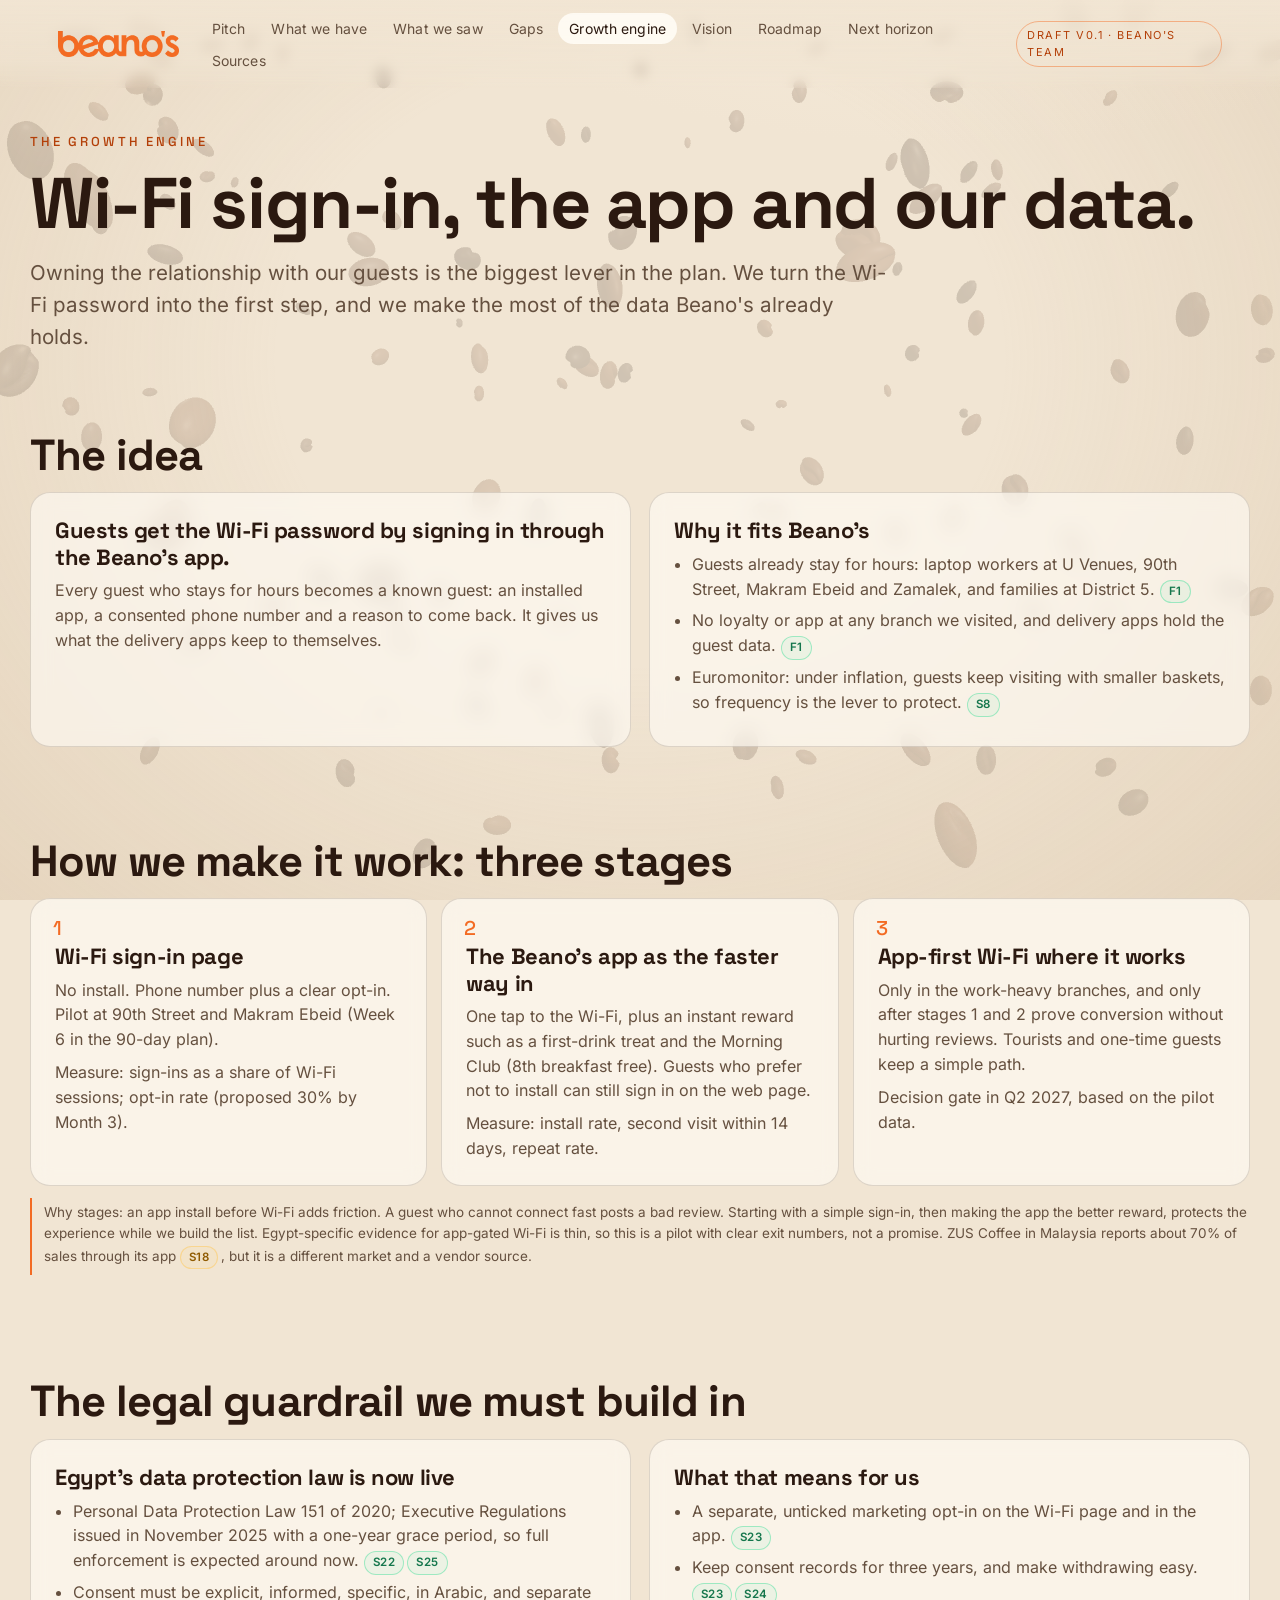
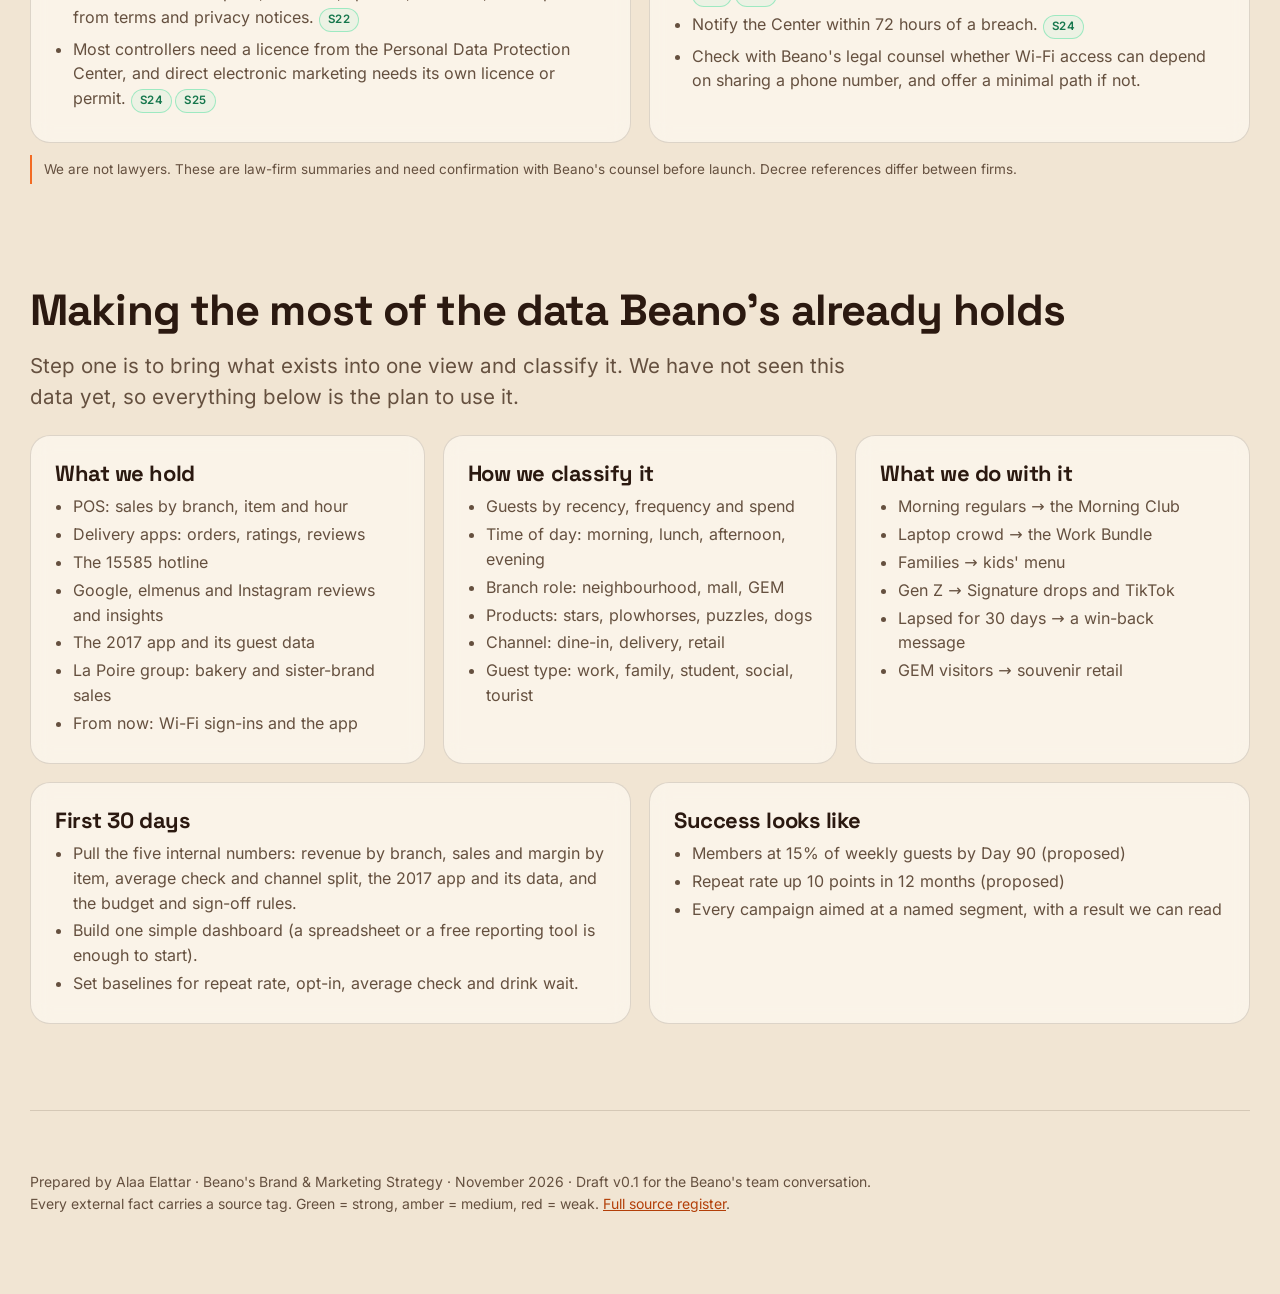
<file: growth.html>
<!doctype html><html lang="en" class=""><head><meta charset="utf-8"><meta name="viewport" content="width=device-width,initial-scale=1">
<title>Growth engine · Beano's</title><meta name="robots" content="noindex,nofollow,noarchive"><meta name="theme-color" content="#F1E5D3">
<link rel="icon" href="img/beanos-logo-orange.webp"><link rel="stylesheet" href="css/style.css"></head><body>
<canvas id="gl" aria-hidden="true"></canvas><div class="vignette"></div>
<nav class="nav"><a class="logo" href="index.html" aria-label="Beano's pitch home"><img src="img/beanos-logo-orange.webp" alt="Beano's"></a><ul><li><a href="index.html" class="">Pitch</a></li><li><a href="assets.html" class="">What we have</a></li><li><a href="observed.html" class="">What we saw</a></li><li><a href="gaps.html" class="">Gaps</a></li><li><a href="growth.html" class="on">Growth engine</a></li><li><a href="vision.html" class="">Vision</a></li><li><a href="roadmap.html" class="">Roadmap</a></li><li><a href="horizon.html" class="">Next horizon</a></li><li><a href="sources.html" class="">Sources</a></li></ul><span class="draft">Draft v0.1 · Beano's team</span></nav>
<main><header class="page-head wrap"><div class="eyebrow">The growth engine</div><h1>Wi-Fi sign-in, the app and our data.</h1><p class="lead">Owning the relationship with our guests is the biggest lever in the plan. We turn the Wi-Fi password into the first step, and we make the most of the data Beano's already holds.</p></header>
<section class="wrap sec"><h2>The idea</h2><div class="grid g2"><div class="card"><h3>Guests get the Wi-Fi password by signing in through the Beano's app.</h3><p>Every guest who stays for hours becomes a known guest: an installed app, a consented phone number and a reason to come back. It gives us what the delivery apps keep to themselves.</p></div><div class="card"><h3>Why it fits Beano's</h3><ul><li>Guests already stay for hours: laptop workers at U Venues, 90th Street, Makram Ebeid and Zamalek, and families at District 5. <a class="src Strong" href="sources.html#F1" title="Alaa Elattar&#x27;s field visits, 3 to 9 Nov 2026 (six visits, five branches: receipts, photos, videos, scores) (Strong)">F1</a></li><li>No loyalty or app at any branch we visited, and delivery apps hold the guest data. <a class="src Strong" href="sources.html#F1" title="Alaa Elattar&#x27;s field visits, 3 to 9 Nov 2026 (six visits, five branches: receipts, photos, videos, scores) (Strong)">F1</a></li><li>Euromonitor: under inflation, guests keep visiting with smaller baskets, so frequency is the lever to protect. <a class="src Strong" href="sources.html#S8" title="Euromonitor: Cafés/Bars in Egypt (Mar 2026) (Strong)">S8</a></li></ul></div></div></section>
<section class="wrap sec"><h2>How we make it work: three stages</h2><div class="steps" style="grid-template-columns:repeat(3,1fr)"><div class="card"><h3>Wi-Fi sign-in page</h3><p>No install. Phone number plus a clear opt-in. Pilot at 90th Street and Makram Ebeid (Week 6 in the 90-day plan).</p><p style="margin-top:8px">Measure: sign-ins as a share of Wi-Fi sessions; opt-in rate (proposed 30% by Month 3).</p></div><div class="card"><h3>The Beano's app as the faster way in</h3><p>One tap to the Wi-Fi, plus an instant reward such as a first-drink treat and the Morning Club (8th breakfast free). Guests who prefer not to install can still sign in on the web page.</p><p style="margin-top:8px">Measure: install rate, second visit within 14 days, repeat rate.</p></div><div class="card"><h3>App-first Wi-Fi where it works</h3><p>Only in the work-heavy branches, and only after stages 1 and 2 prove conversion without hurting reviews. Tourists and one-time guests keep a simple path.</p><p style="margin-top:8px">Decision gate in Q2 2027, based on the pilot data.</p></div></div>
<p class="note">Why stages: an app install before Wi-Fi adds friction. A guest who cannot connect fast posts a bad review. Starting with a simple sign-in, then making the app the better reward, protects the experience while we build the list. Egypt-specific evidence for app-gated Wi-Fi is thin, so this is a pilot with clear exit numbers, not a promise. ZUS Coffee in Malaysia reports about 70% of sales through its app <a class="src Medium" href="sources.html#S18" title="Nestlé Professional: what operators should know about Gen Z (Medium)">S18</a>, but it is a different market and a vendor source.</p></section>
<section class="wrap sec"><h2>The legal guardrail we must build in</h2><div class="grid g2"><div class="card"><h3>Egypt's data protection law is now live</h3><ul><li>Personal Data Protection Law 151 of 2020; Executive Regulations issued in November 2025 with a one-year grace period, so full enforcement is expected around now. <a class="src Strong" href="sources.html#S22" title="Kennedys Law: Egypt&#x27;s Personal Data Protection Law, the compliance countdown has begun (2026) (Strong)">S22</a><a class="src Strong" href="sources.html#S25" title="Chambers: A first look at Egypt&#x27;s PDPL Executive Regulations (Strong)">S25</a></li><li>Consent must be explicit, informed, specific, in Arabic, and separate from terms and privacy notices. <a class="src Strong" href="sources.html#S22" title="Kennedys Law: Egypt&#x27;s Personal Data Protection Law, the compliance countdown has begun (2026) (Strong)">S22</a></li><li>Most controllers need a licence from the Personal Data Protection Center, and direct electronic marketing needs its own licence or permit. <a class="src Strong" href="sources.html#S24" title="Al Tamimi &amp; Company: Egypt issues Executive Regulations of the PDPL (Strong)">S24</a><a class="src Strong" href="sources.html#S25" title="Chambers: A first look at Egypt&#x27;s PDPL Executive Regulations (Strong)">S25</a></li></ul></div><div class="card"><h3>What that means for us</h3><ul><li>A separate, unticked marketing opt-in on the Wi-Fi page and in the app. <a class="src Strong" href="sources.html#S23" title="Chambers Practice Guide: Data Protection &amp; Privacy 2026, Egypt (Strong)">S23</a></li><li>Keep consent records for three years, and make withdrawing easy. <a class="src Strong" href="sources.html#S23" title="Chambers Practice Guide: Data Protection &amp; Privacy 2026, Egypt (Strong)">S23</a><a class="src Strong" href="sources.html#S24" title="Al Tamimi &amp; Company: Egypt issues Executive Regulations of the PDPL (Strong)">S24</a></li><li>Notify the Center within 72 hours of a breach. <a class="src Strong" href="sources.html#S24" title="Al Tamimi &amp; Company: Egypt issues Executive Regulations of the PDPL (Strong)">S24</a></li><li>Check with Beano's legal counsel whether Wi-Fi access can depend on sharing a phone number, and offer a minimal path if not.</li></ul></div></div><p class="note">We are not lawyers. These are law-firm summaries and need confirmation with Beano's counsel before launch. Decree references differ between firms.</p></section>
<section class="wrap sec"><h2>Making the most of the data Beano's already holds</h2><p class="lead" style="margin-bottom:22px">Step one is to bring what exists into one view and classify it. We have not seen this data yet, so everything below is the plan to use it.</p><div class="grid g3"><div class="card"><h3>What we hold</h3><ul><li>POS: sales by branch, item and hour</li><li>Delivery apps: orders, ratings, reviews</li><li>The 15585 hotline</li><li>Google, elmenus and Instagram reviews and insights</li><li>The 2017 app and its guest data</li><li>La Poire group: bakery and sister-brand sales</li><li>From now: Wi-Fi sign-ins and the app</li></ul></div><div class="card"><h3>How we classify it</h3><ul><li>Guests by recency, frequency and spend</li><li>Time of day: morning, lunch, afternoon, evening</li><li>Branch role: neighbourhood, mall, GEM</li><li>Products: stars, plowhorses, puzzles, dogs</li><li>Channel: dine-in, delivery, retail</li><li>Guest type: work, family, student, social, tourist</li></ul></div><div class="card"><h3>What we do with it</h3><ul><li>Morning regulars → the Morning Club</li><li>Laptop crowd → the Work Bundle</li><li>Families → kids' menu</li><li>Gen Z → Signature drops and TikTok</li><li>Lapsed for 30 days → a win-back message</li><li>GEM visitors → souvenir retail</li></ul></div></div>
<div class="grid g2" style="margin-top:18px"><div class="card"><h3>First 30 days</h3><ul><li>Pull the five internal numbers: revenue by branch, sales and margin by item, average check and channel split, the 2017 app and its data, and the budget and sign-off rules.</li><li>Build one simple dashboard (a spreadsheet or a free reporting tool is enough to start).</li><li>Set baselines for repeat rate, opt-in, average check and drink wait.</li></ul></div><div class="card"><h3>Success looks like</h3><ul><li>Members at 15% of weekly guests by Day 90 (proposed)</li><li>Repeat rate up 10 points in 12 months (proposed)</li><li>Every campaign aimed at a named segment, with a result we can read</li></ul></div></div></section><footer class="foot wrap">Prepared by Alaa Elattar · Beano's Brand &amp; Marketing Strategy · November 2026 · Draft v0.1 for the Beano's team conversation. <br>Every external fact carries a source tag. Green = strong, amber = medium, red = weak. <a href="sources.html" style="color:var(--or2);text-decoration:underline">Full source register</a>.</footer></main>
<script>window.__sceneMode="page"</script><script src="js/bundle.js"></script></body></html>
</file>
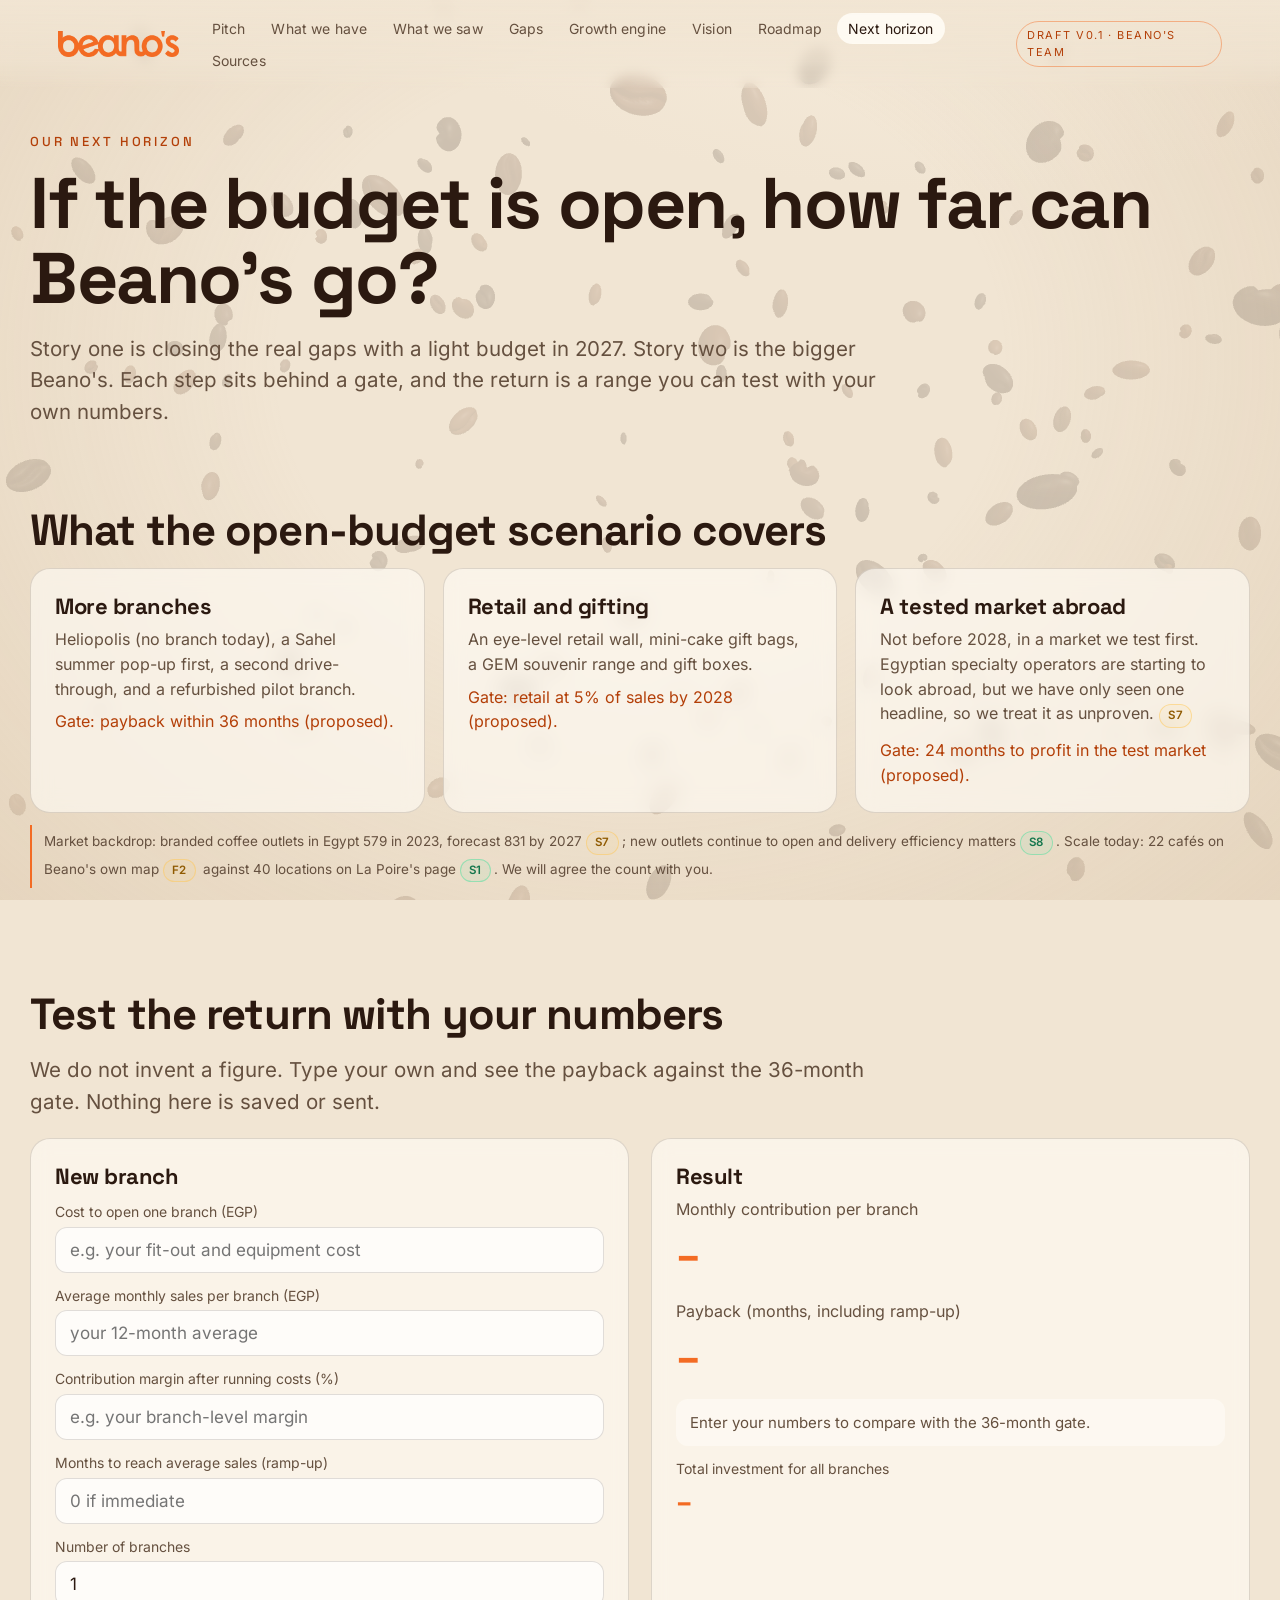
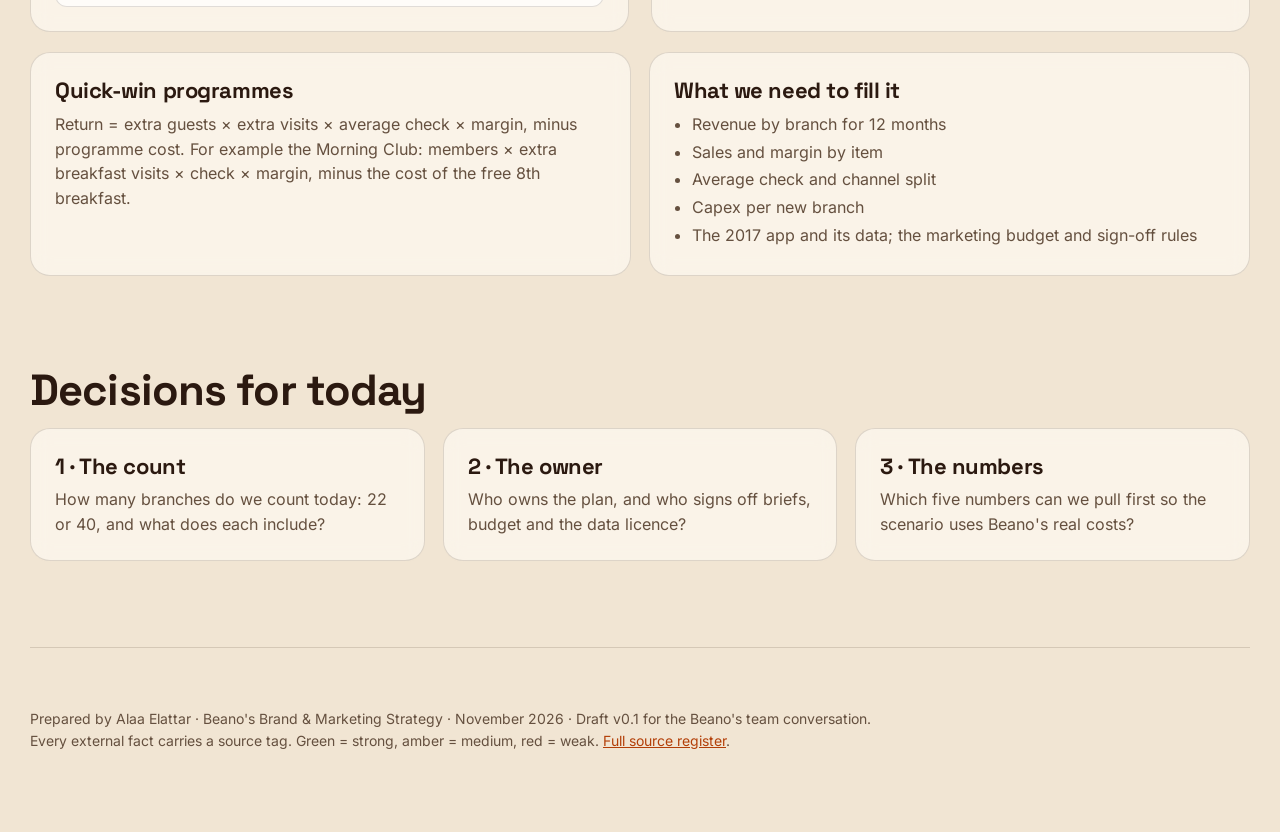
<file: horizon.html>
<!doctype html><html lang="en" class=""><head><meta charset="utf-8"><meta name="viewport" content="width=device-width,initial-scale=1">
<title>Next horizon · Beano's</title><meta name="robots" content="noindex,nofollow,noarchive"><meta name="theme-color" content="#F1E5D3">
<link rel="icon" href="img/beanos-logo-orange.webp"><link rel="stylesheet" href="css/style.css"></head><body>
<canvas id="gl" aria-hidden="true"></canvas><div class="vignette"></div>
<nav class="nav"><a class="logo" href="index.html" aria-label="Beano's pitch home"><img src="img/beanos-logo-orange.webp" alt="Beano's"></a><ul><li><a href="index.html" class="">Pitch</a></li><li><a href="assets.html" class="">What we have</a></li><li><a href="observed.html" class="">What we saw</a></li><li><a href="gaps.html" class="">Gaps</a></li><li><a href="growth.html" class="">Growth engine</a></li><li><a href="vision.html" class="">Vision</a></li><li><a href="roadmap.html" class="">Roadmap</a></li><li><a href="horizon.html" class="on">Next horizon</a></li><li><a href="sources.html" class="">Sources</a></li></ul><span class="draft">Draft v0.1 · Beano's team</span></nav>
<main><header class="page-head wrap"><div class="eyebrow">Our next horizon</div><h1>If the budget is open, how far can Beano's go?</h1><p class="lead">Story one is closing the real gaps with a light budget in 2027. Story two is the bigger Beano's. Each step sits behind a gate, and the return is a range you can test with your own numbers.</p></header>
<section class="wrap sec"><h2>What the open-budget scenario covers</h2><div class="grid g3"><div class="card"><h3>More branches</h3><p>Heliopolis (no branch today), a Sahel summer pop-up first, a second drive-through, and a refurbished pilot branch.</p><p style="margin-top:8px;color:var(--or2)">Gate: payback within 36 months (proposed).</p></div><div class="card"><h3>Retail and gifting</h3><p>An eye-level retail wall, mini-cake gift bags, a GEM souvenir range and gift boxes.</p><p style="margin-top:8px;color:var(--or2)">Gate: retail at 5% of sales by 2028 (proposed).</p></div><div class="card"><h3>A tested market abroad</h3><p>Not before 2028, in a market we test first. Egyptian specialty operators are starting to look abroad, but we have only seen one headline, so we treat it as unproven. <a class="src Medium" href="sources.html#S7" title="World Coffee Portal: Value-focused cafés calling the shots in Egypt (Medium)">S7</a></p><p style="margin-top:8px;color:var(--or2)">Gate: 24 months to profit in the test market (proposed).</p></div></div>
<p class="note">Market backdrop: branded coffee outlets in Egypt 579 in 2023, forecast 831 by 2027 <a class="src Medium" href="sources.html#S7" title="World Coffee Portal: Value-focused cafés calling the shots in Egypt (Medium)">S7</a>; new outlets continue to open and delivery efficiency matters <a class="src Strong" href="sources.html#S8" title="Euromonitor: Cafés/Bars in Egypt (Mar 2026) (Strong)">S8</a>. Scale today: 22 cafés on Beano's own map <a class="src Medium" href="sources.html#F2" title="Beano&#x27;s own branch map (22 branches, Nov 2026) (Medium)">F2</a> against 40 locations on La Poire's page <a class="src Strong" href="sources.html#S1" title="La Poire Group: Beano&#x27;s Café brand page (Strong)">S1</a>. We will agree the count with you.</p></section>
<section class="wrap sec"><h2>Test the return with your numbers</h2><p class="lead" style="margin-bottom:20px">We do not invent a figure. Type your own and see the payback against the 36-month gate. Nothing here is saved or sent.</p>
<div class="calc"><div class="card"><h3>New branch</h3><label>Cost to open one branch (EGP)</label><input id="capex" type="number" min="0" placeholder="e.g. your fit-out and equipment cost"><label>Average monthly sales per branch (EGP)</label><input id="sales" type="number" min="0" placeholder="your 12-month average"><label>Contribution margin after running costs (%)</label><input id="margin" type="number" min="0" max="100" placeholder="e.g. your branch-level margin"><label>Months to reach average sales (ramp-up)</label><input id="ramp" type="number" min="0" placeholder="0 if immediate"><label>Number of branches</label><input id="nb" type="number" min="1" value="1"></div>
<div class="card out"><h3>Result</h3><p style="color:var(--mut)">Monthly contribution per branch</p><b id="o1">–</b><p style="color:var(--mut);margin-top:12px">Payback (months, including ramp-up)</p><b id="o2">–</b><div class="gate idle" id="o3">Enter your numbers to compare with the 36-month gate.</div><p style="color:var(--mut);margin-top:12px;font-size:14px">Total investment for all branches</p><b id="o4" style="font-size:28px">–</b></div></div>
<div class="grid g2" style="margin-top:20px"><div class="card"><h3>Quick-win programmes</h3><p>Return = extra guests × extra visits × average check × margin, minus programme cost. For example the Morning Club: members × extra breakfast visits × check × margin, minus the cost of the free 8th breakfast.</p></div><div class="card"><h3>What we need to fill it</h3><ul><li>Revenue by branch for 12 months</li><li>Sales and margin by item</li><li>Average check and channel split</li><li>Capex per new branch</li><li>The 2017 app and its data; the marketing budget and sign-off rules</li></ul></div></div></section>
<section class="wrap sec"><h2>Decisions for today</h2><div class="grid g3"><div class="card"><h3>1 · The count</h3><p>How many branches do we count today: 22 or 40, and what does each include?</p></div><div class="card"><h3>2 · The owner</h3><p>Who owns the plan, and who signs off briefs, budget and the data licence?</p></div><div class="card"><h3>3 · The numbers</h3><p>Which five numbers can we pull first so the scenario uses Beano's real costs?</p></div></div></section><footer class="foot wrap">Prepared by Alaa Elattar · Beano's Brand &amp; Marketing Strategy · November 2026 · Draft v0.1 for the Beano's team conversation. <br>Every external fact carries a source tag. Green = strong, amber = medium, red = weak. <a href="sources.html" style="color:var(--or2);text-decoration:underline">Full source register</a>.</footer></main><script>const g=id=>document.getElementById(id),f=n=>Math.round(n).toLocaleString('en-US');
function calc(){const c=+g('capex').value,s=+g('sales').value,m=+g('margin').value/100,r=+g('ramp').value||0,n=+g('nb').value||1;
if(!c||!s||!m){g('o1').textContent='–';g('o2').textContent='–';g('o4').textContent='–';g('o3').className='gate idle';g('o3').textContent='Enter your numbers to compare with the 36-month gate.';return}
const mc=s*m;g('o1').textContent=f(mc)+' EGP';const pb=c/mc+r;g('o2').textContent=pb.toFixed(1)+' months';g('o4').textContent=f(c*n)+' EGP';
const ok=pb<=36;g('o3').className='gate '+(ok?'pass':'fail');g('o3').textContent=ok?'Within the 36-month gate: this step can go ahead.':'Outside the 36-month gate: pilot first or lower the cost.'}
document.querySelectorAll('.calc input').forEach(i=>i.oninput=calc)</script>
<script>window.__sceneMode="page"</script><script src="js/bundle.js"></script></body></html>
</file>
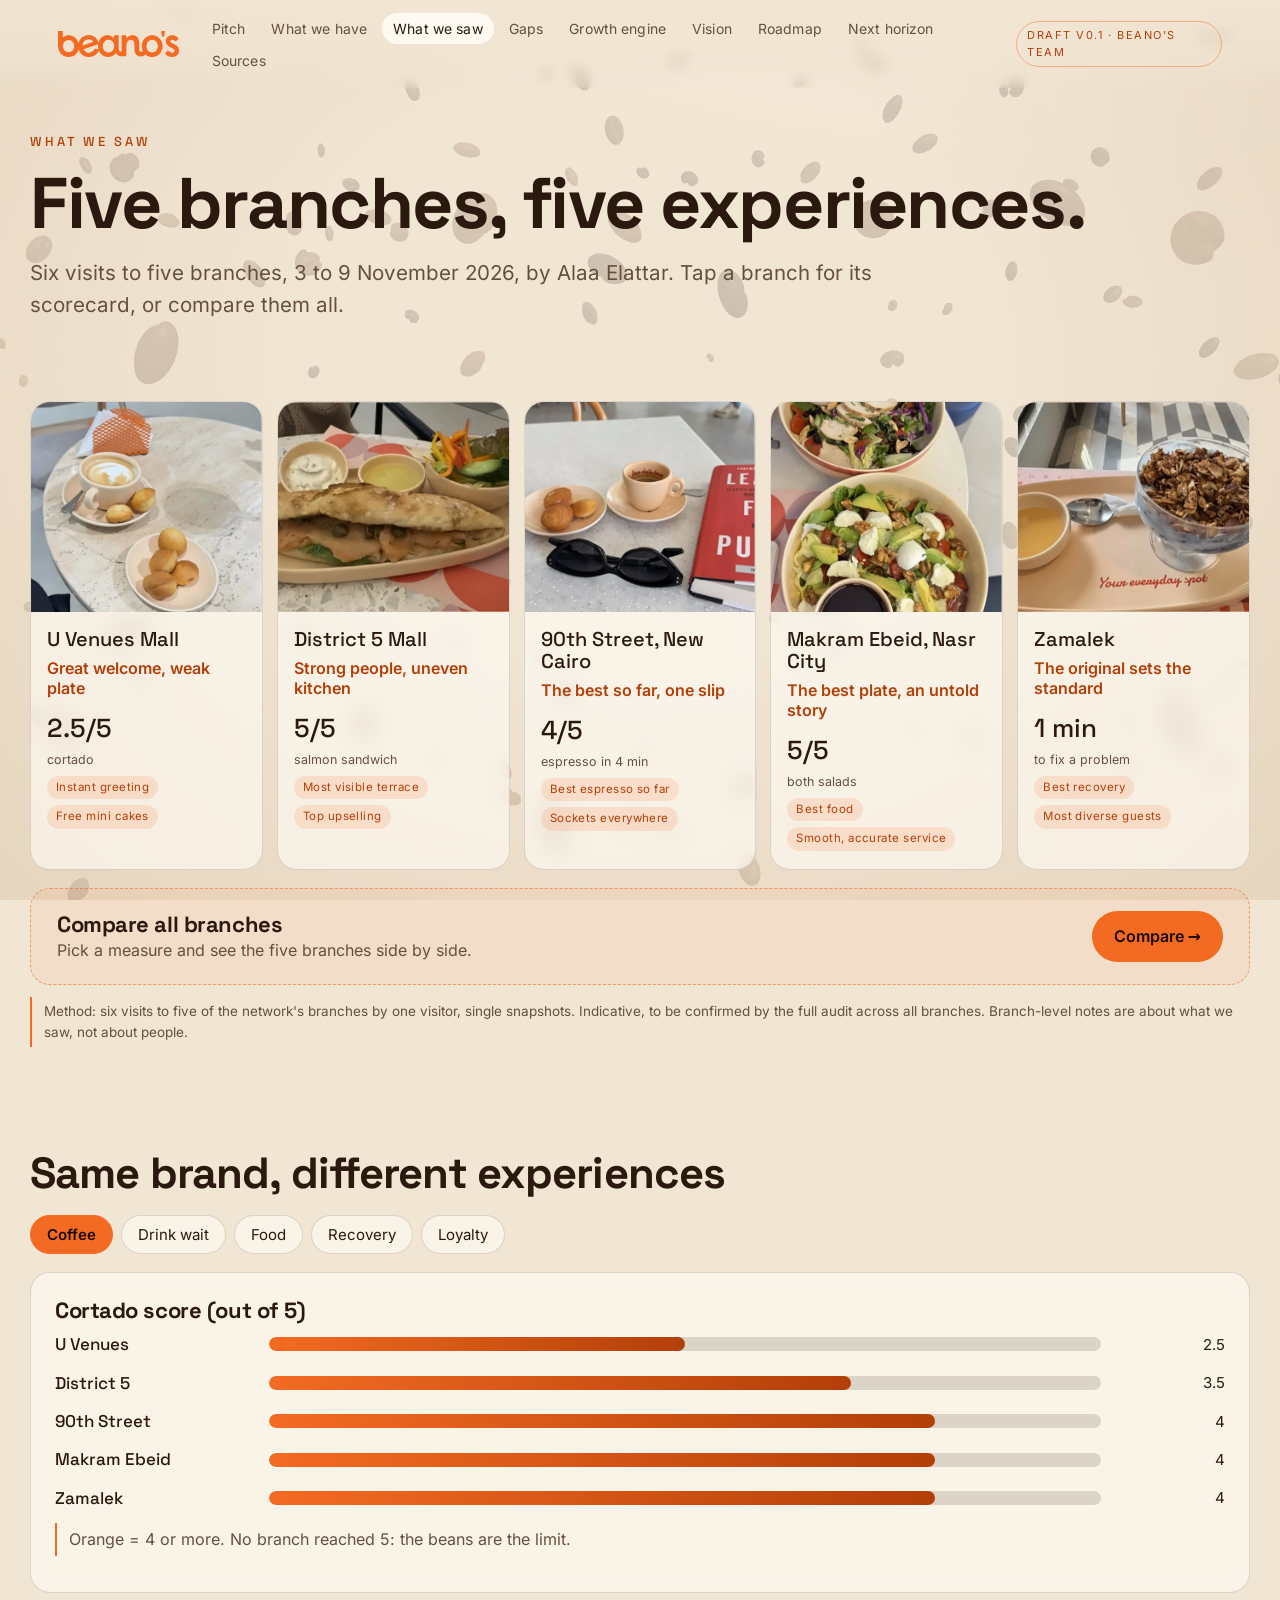
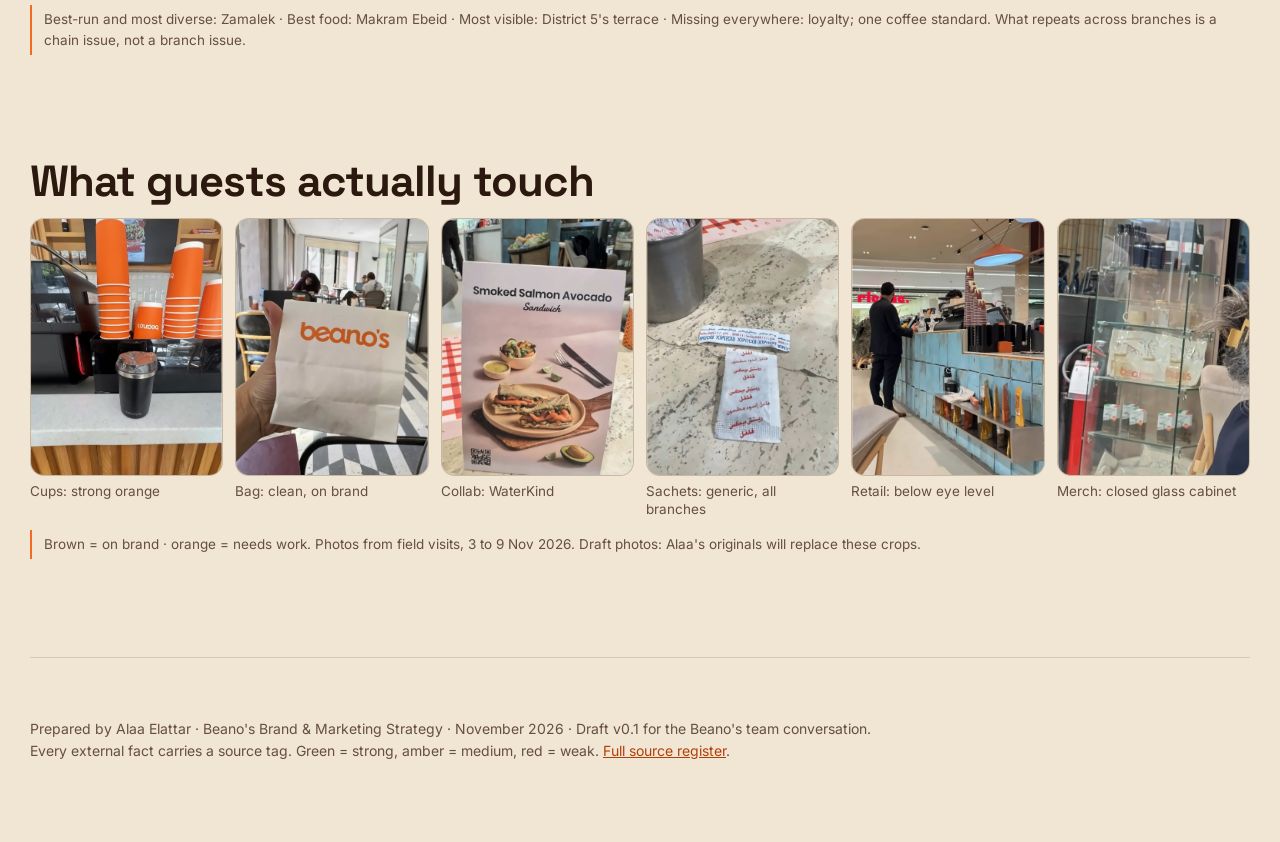
<file: observed.html>
<!doctype html><html lang="en" class=""><head><meta charset="utf-8"><meta name="viewport" content="width=device-width,initial-scale=1">
<title>What we saw · Beano's</title><meta name="robots" content="noindex,nofollow,noarchive"><meta name="theme-color" content="#F1E5D3">
<link rel="icon" href="img/beanos-logo-orange.webp"><link rel="stylesheet" href="css/style.css"></head><body>
<canvas id="gl" aria-hidden="true"></canvas><div class="vignette"></div>
<nav class="nav"><a class="logo" href="index.html" aria-label="Beano's pitch home"><img src="img/beanos-logo-orange.webp" alt="Beano's"></a><ul><li><a href="index.html" class="">Pitch</a></li><li><a href="assets.html" class="">What we have</a></li><li><a href="observed.html" class="on">What we saw</a></li><li><a href="gaps.html" class="">Gaps</a></li><li><a href="growth.html" class="">Growth engine</a></li><li><a href="vision.html" class="">Vision</a></li><li><a href="roadmap.html" class="">Roadmap</a></li><li><a href="horizon.html" class="">Next horizon</a></li><li><a href="sources.html" class="">Sources</a></li></ul><span class="draft">Draft v0.1 · Beano's team</span></nav>
<main><header class="page-head wrap"><div class="eyebrow">What we saw</div><h1>Five branches, five experiences.</h1><p class="lead">Six visits to five branches, 3 to 9 November 2026, by Alaa Elattar. Tap a branch for its scorecard, or compare them all.</p></header><section class="wrap sec"><div class="bcards"><div class="card bcard click" data-b="uvenues" tabindex="0"><div class="ph"><img src="img/uvenues-1.webp" alt="U Venues Mall"></div><div class="bd"><div class="nm">U Venues Mall</div><div class="hl">Great welcome, weak plate</div><div class="big">2.5/5<small>cortado</small></div><span class="badge">Instant greeting</span><span class="badge">Free mini cakes</span></div></div><div class="card bcard click" data-b="district5" tabindex="0"><div class="ph"><img src="img/district5-1.webp" alt="District 5 Mall"></div><div class="bd"><div class="nm">District 5 Mall</div><div class="hl">Strong people, uneven kitchen</div><div class="big">5/5<small>salmon sandwich</small></div><span class="badge">Most visible terrace</span><span class="badge">Top upselling</span></div></div><div class="card bcard click" data-b="ninety" tabindex="0"><div class="ph"><img src="img/ninety-1.webp" alt="90th Street, New Cairo"></div><div class="bd"><div class="nm">90th Street, New Cairo</div><div class="hl">The best so far, one slip</div><div class="big">4/5<small>espresso in 4 min</small></div><span class="badge">Best espresso so far</span><span class="badge">Sockets everywhere</span></div></div><div class="card bcard click" data-b="makram" tabindex="0"><div class="ph"><img src="img/makram-1.webp" alt="Makram Ebeid, Nasr City"></div><div class="bd"><div class="nm">Makram Ebeid, Nasr City</div><div class="hl">The best plate, an untold story</div><div class="big">5/5<small>both salads</small></div><span class="badge">Best food</span><span class="badge">Smooth, accurate service</span></div></div><div class="card bcard click" data-b="zamalek" tabindex="0"><div class="ph"><img src="img/zamalek-1.webp" alt="Zamalek"></div><div class="bd"><div class="nm">Zamalek</div><div class="hl">The original sets the standard</div><div class="big">1 min<small>to fix a problem</small></div><span class="badge">Best recovery</span><span class="badge">Most diverse guests</span></div></div></div>
<div class="compare-box" id="cmpgo"><div><h3 style="margin:0">Compare all branches</h3><p style="color:var(--mut);font-size:16px">Pick a measure and see the five branches side by side.</p></div><span class="btn">Compare →</span></div>
<p class="note">Method: six visits to five of the network's branches by one visitor, single snapshots. Indicative, to be confirmed by the full audit across all branches. Branch-level notes are about what we saw, not about people.</p></section>
<section class="wrap sec" id="compare"><h2>Same brand, different experiences</h2><div class="tabs" id="tabs"><button data-c="Coffee" class="on">Coffee</button><button data-c="Drink wait" class="">Drink wait</button><button data-c="Food" class="">Food</button><button data-c="Recovery" class="">Recovery</button><button data-c="Loyalty" class="">Loyalty</button></div><div class="card"><h3 id="ctitle"></h3><div class="cmp" id="cmp"></div><p class="note" id="cnote"></p></div>
<p class="note">Best-run and most diverse: Zamalek · Best food: Makram Ebeid · Most visible: District 5's terrace · Missing everywhere: loyalty; one coffee standard. What repeats across branches is a chain issue, not a branch issue.</p></section>
<section class="wrap sec"><h2>What guests actually touch</h2><div class="touch"><figure><div class="photo"><img src="img/touch-1.webp" alt="Cups: strong orange" loading="lazy"></div><figcaption>Cups: strong orange</figcaption></figure><figure><div class="photo"><img src="img/touch-2.webp" alt="Bag: clean, on brand" loading="lazy"></div><figcaption>Bag: clean, on brand</figcaption></figure><figure><div class="photo"><img src="img/touch-3.webp" alt="Collab: WaterKind" loading="lazy"></div><figcaption>Collab: WaterKind</figcaption></figure><figure><div class="photo"><img src="img/touch-4.webp" alt="Sachets: generic, all branches" loading="lazy"></div><figcaption>Sachets: generic, all branches</figcaption></figure><figure><div class="photo"><img src="img/touch-5.webp" alt="Retail: below eye level" loading="lazy"></div><figcaption>Retail: below eye level</figcaption></figure><figure><div class="photo"><img src="img/touch-6.webp" alt="Merch: closed glass cabinet" loading="lazy"></div><figcaption>Merch: closed glass cabinet</figcaption></figure></div><p class="note">Brown = on brand · orange = needs work. Photos from field visits, 3 to 9 Nov 2026. Draft photos: Alaa's originals will replace these crops.</p></section>
<div class="shade" id="shade"></div><aside class="drawer" id="drawer" aria-hidden="true"><button class="x" id="dx" aria-label="Close">×</button><div id="dbody"></div></aside><footer class="foot wrap">Prepared by Alaa Elattar · Beano's Brand &amp; Marketing Strategy · November 2026 · Draft v0.1 for the Beano's team conversation. <br>Every external fact carries a source tag. Green = strong, amber = medium, red = weak. <a href="sources.html" style="color:var(--or2);text-decoration:underline">Full source register</a>.</footer></main><script>const D={"BR": {"uvenues": {"name": "U Venues Mall", "when": "Tue 3 Nov 2026, 1:58 to 2:35 pm \u00b7 lunch, alone", "hl": "Great welcome, weak plate", "big": ["2.5/5", "cortado"], "badges": ["Instant greeting", "Free mini cakes"], "photos": ["uvenues-1", "uvenues-2"], "rows": [["First impression", "Open space; only 2 corner-column signs, none above the counter", "Gap"], ["Branding", "Strong look (4.8/5); generic sachets", "Strong"], ["Atmosphere", "Comfortable seats; mall music, not ours", "Mixed"], ["Service", "Instant greeting; pairing offered; check-ins", "Strong"], ["Product", "Cortado 2.5, eggs 3.5, chia bowl 2.5 (old)", "Gap"], ["Experience", "Unclear where to order; bill in 4 min", "Mixed"], ["Audience", "Laptop workers; mothers with prams", "Info"], ["Marketing", "WaterKind tent; no loyalty mention", "Mixed"]], "foot": "Bill 901.60 EGP, accurate 12% service \u00b7 would recommend 7/10", "dishes": [["Cortado", "2.5/5 \u00b7 110 EGP", "Right ratio, but burnt and bitter. Free mini cakes: a kind touch."], ["Salmon eggs", "3.5/5 \u00b7 425 EGP \u00b7 20 min", "Eggs done right; sauce flat; bread moist and crumbly."], ["Spirulina bowl", "2.5/5 \u00b7 270 EGP", "Vivid and postable, but granola and yogurt tasted old."]], "copy": "Copy: the instant greeting and the pairing offer.", "fix": "Fix: plating, product facts, a sign above the counter.", "revisit": true}, "district5": {"name": "District 5 Mall", "when": "Sat 7 Nov 2026, from 4 pm \u00b7 family visit", "hl": "Strong people, uneven kitchen", "big": ["5/5", "salmon sandwich"], "badges": ["Most visible terrace", "Top upselling"], "photos": ["district5-1", "district5-2"], "rows": [["First impression", "Busy terrace under branded umbrellas", "Strong"], ["Branding", "Branded mugs, retail; mixed pack styles", "Mixed"], ["Atmosphere", "Lively family crowd; sockets at edges", "Mixed"], ["Service", "Manager's upselling top; hard to flag the waiter", "Mixed"], ["Product", "Salmon sandwich 5/5; cortado 3.5; oily wrap", "Mixed"], ["Experience", "Food 18 min; cortado 10; remake 15", "Mixed"], ["Audience", "Families with children; no kids' menu", "Info"], ["Marketing", "Thermal-cup upsell; cake pre-orders", "Mixed"]], "foot": "Bill 1,537.59 EGP (3.19 EGP over 12%) \u00b7 cold cuts served as \u201creal turkey\u201d \u00b7 manager Mahmoud Hamed: top upselling, knows every product", "dishes": [["Cortado", "3.5/5 \u00b7 110 EGP \u00b7 10 min", "Better than U Venues; the espresso still needs work."], ["Salmon sandwich", "5/5 \u00b7 405 EGP \u00b7 18 min", "Fresh salmon and bread; dark, bitter avocado, remade in 15 min."], ["Taquitos", "310 EGP", "Oily; cold cuts, though staff said fresh turkey."], ["Spirulina bowl", "270 EGP \u00b7 18 min", "Fresher granola; no chia, slightly soggy."]], "copy": "Copy: the manager's upselling and product knowledge.", "fix": "Fix: kitchen consistency and a kids' menu.", "spotlight": true}, "ninety": {"name": "90th Street, New Cairo", "when": "Sun 8 Nov 2026, from 11:20 am \u00b7 morning", "hl": "The best so far, one slip", "big": ["4/5", "espresso in 4 min"], "badges": ["Best espresso so far", "Sockets everywhere"], "photos": ["ninety-1", "ninety-2"], "rows": [["First impression", "Street level in an office tower; Arabic sign", "Strong"], ["Branding", "Orange cups, mugs, retail shelf", "Strong"], ["Atmosphere", "Large, calm, prayer room; music 5 min late", "Mixed"], ["Service", "Recommended a smoothie; one drink forgotten", "Mixed"], ["Product", "Espresso 4/5, best so far; tasty mini cakes", "Strong"], ["Experience", "Espresso in 4 min; sockets everywhere", "Strong"], ["Audience", "Office workers on laptops", "Info"], ["Marketing", "Thermal cup 560 EGP; no loyalty mention", "Mixed"]], "foot": "Coconut water forgotten for 32 min \u00b7 beans still need work", "dishes": [], "copy": "Copy: the calm layout, the speed and the prayer room.", "fix": "Fix: the forgotten drink and the loyalty mention."}, "makram": {"name": "Makram Ebeid, Nasr City", "when": "Sun 8 Nov 2026, from 3:46 pm \u00b7 afternoon", "hl": "The best plate, an untold story", "big": ["5/5", "both salads"], "badges": ["Best food", "Smooth, accurate service"], "photos": ["makram-1", "makram-2"], "rows": [["First impression", "Long-running street branch, open by 2013", "Strong"], ["Branding", "Orange table items; branded bag and cutlery", "Strong"], ["Atmosphere", "Calm afternoon; some worn table edges", "Mixed"], ["Service", "Smooth and accurate; nothing forgotten", "Strong"], ["Product", "Cortado 4/5; both salads 5/5", "Strong"], ["Experience", "Salads in 17 min; cortado in 3 min", "Strong"], ["Audience", "Quiet afternoon; solo guests", "Info"], ["Marketing", "Feedback QR on receipt; no loyalty", "Mixed"]], "foot": "Bill 907.20 EGP, exact 12% service \u00b7 staff didn't know when the branch opened \u00b7 earliest review: Feb 2013", "dishes": [], "copy": "Copy: accuracy and nothing forgotten.", "fix": "Fix: tell this branch's story (open since at least 2013) and add loyalty."}, "zamalek": {"name": "Zamalek", "when": "Mon 9 Nov 2026, from 11:26 am \u00b7 late morning \u00b7 El Sheikh El Marsafy Sq.", "hl": "The original sets the standard", "big": ["1 min", "to fix a problem"], "badges": ["Best recovery", "Most diverse guests"], "photos": ["zamalek-1", "zamalek-2"], "rows": [["First impression", "The first Beano's (2000), redesigned", "Strong"], ["Branding", "Seasonal winter cup; branded bags", "Strong"], ["Atmosphere", "Bright; laptop workers and athletes", "Strong"], ["Service", "Honest product answers; fixes in 1 min", "Strong"], ["Product", "Pudding 4.7, omelette 4.5, cortado 4", "Strong"], ["Experience", "Cortado in 3 min; food in 13 min", "Strong"], ["Audience", "Most diverse: athletes, mothers and kids, workers, students, casual coffee", "Info"], ["Marketing", "Feedback QR on receipt; no loyalty", "Mixed"]], "foot": "Bill 772.80 EGP, exact 12% service \u00b7 first branch, open since 2000 (branch manager)", "dishes": [], "copy": "Copy: honest answers and fast fixes.", "fix": "Fix: add a loyalty mention."}}, "REV": {"when": "Mon 9 Nov 2026, from 2:51 pm \u00b7 revisit", "hl": "Better cup, same service gaps", "rows": [["Order taken", "Instant greeting, then 14 min until the order was taken", "Gap"], ["Recommending", "Suggested the low-priced Caesar; upsell only on sides", "Gap"], ["Speed", "Salad 10 min; drinks 13 min, after the food", "Mixed"], ["Plating", "Tuna salad drowned in dressing; colours hidden", "Gap"], ["Product facts", "Said \u201cbarbecue sauce\u201d; it's paprika, jalape\u00f1o unmentioned", "Gap"], ["Attention", "No table check; manager on the phone", "Gap"], ["Requests", "Ashtray forgotten 30 min, came dirty", "Gap"], ["Brand details", "Seasonal cups; mini cake with the coffee", "Strong"], ["Retail", "Shelf below eye level; merch in a closed glass cabinet", "Gap"]], "foot": "Tuna jalape\u00f1o salad, Golden Healer, cortado \u00b7 bill 604.80 EGP, exact 12% \u00b7 all-day breakfast never mentioned", "photos": ["uvenues-revisit-1", "uvenues-revisit-2"]}, "CMP": {"Coffee": {"title": "Cortado score (out of 5)", "max": 5, "rows": [["U Venues", 2.5, "2.5"], ["District 5", 3.5, "3.5"], ["90th Street", 4, "4"], ["Makram Ebeid", 4, "4"], ["Zamalek", 4, "4"]], "note": "Orange = 4 or more. No branch reached 5: the beans are the limit."}, "Drink wait": {"title": "Drink wait (minutes; target 5 or less)", "max": 14, "rows": [["U Venues, visit 2", 13, "13 min"], ["District 5", 10, "10 min"], ["90th Street", 4, "4 min"], ["Makram Ebeid", 3, "3 min"], ["Zamalek", 3, "3 min"]], "note": "Orange = on target. Speed depends on the branch, not the recipe."}, "Food": {"title": "Food score (out of 5)", "max": 5, "rows": [["U Venues", 3.5, "2.5 to 3.5/5"], ["District 5", 5, "Up to 5/5"], ["90th Street", 0, "Not tested"], ["Makram Ebeid", 5, "5/5"], ["Zamalek", 4.7, "4.5 to 4.7/5"]], "note": "Best food: Makram Ebeid."}, "Recovery": {"title": "Time to recover from a miss (minutes)", "max": 35, "rows": [["U Venues", 30, "Ashtray 30 min"], ["District 5", 15, "15 min"], ["90th Street", 33, "Chased, 33 min"], ["Makram Ebeid", 0, "Not needed"], ["Zamalek", 1, "1 min"]], "note": "Best recovery: Zamalek."}, "Loyalty": {"title": "Was loyalty mentioned?", "max": 1, "rows": [["U Venues", 0, "No"], ["District 5", 0, "No"], ["90th Street", 0, "No"], ["Makram Ebeid", 0, "No"], ["Zamalek", 0, "No"]], "note": "Missing everywhere: loyalty; one coffee standard."}}};
const $=s=>document.querySelector(s);
function rows(r){return '<table class="t"><tr><th>Area</th><th>What we saw</th><th>Verdict</th></tr>'+r.map(x=>`<tr><td>${x[0]}</td><td class="m">${x[1]}</td><td><span class="v ${x[2]}">${x[2]=="Info"?"Guests":x[2]}</span></td></tr>`).join('')+'</table>'}
function gal(p){return '<div class="pgal">'+p.map(i=>`<div class="photo"><img src="img/${i}.webp" alt=""></div>`).join('')+'</div>'}
function open_(k){const b=D.BR[k];let h=`<div class="eyebrow">${b.when}</div><h2>${b.name}</h2><p style="font-family:var(--hd);font-size:24px;color:var(--or2);margin-bottom:12px">${b.hl}</p>${gal(b.photos)}${rows(b.rows)}<p class="note">${b.foot}</p>`;
 if(b.dishes.length){h+='<h3 style="margin-top:22px">Dish notes</h3>'+b.dishes.map(d=>`<div class="card" style="padding:14px 18px;margin:8px 0"><b>${d[0]}</b> · <span style="color:var(--or2)">${d[1]}</span><p>${d[2]}</p></div>`).join('')}
 if(b.revisit){const r=D.REV;h+=`<h3 style="margin-top:26px">Revisit · ${r.when}</h3><p style="font-family:var(--hd);font-size:22px;color:var(--or2);margin:6px 0 10px">${r.hl}</p>${gal(r.photos)}${rows(r.rows)}<p class="note">${r.foot}</p>`}
 if(b.spotlight){h+='<div class="card" style="margin-top:22px;border-color:var(--or)"><h3>The standard to copy</h3><p>The District 5 manager did what we want every branch to do: real upselling (sold the 560 EGP thermal cup, the only retail sale we saw in six visits), knew every product, and read the table by offering small wraps for the children. What we will do: make him a trainer for the Service Playbook and recognise him first in the monthly awards.</p></div>'}
 h+=`<div class="grid g2" style="margin-top:22px"><div class="card"><h3>Copy this</h3><p>${b.copy.replace('Copy: ','')}</p></div><div class="card"><h3>Fix this</h3><p>${b.fix.replace('Fix: ','')}</p></div></div>`;
 $('#dbody').innerHTML=h;$('#drawer').classList.add('on');$('#shade').classList.add('on');$('#drawer').scrollTop=0}
function close_(){$('#drawer').classList.remove('on');$('#shade').classList.remove('on')}
document.querySelectorAll('.bcard').forEach(c=>{c.onclick=()=>open_(c.dataset.b);c.onkeydown=e=>{if(e.key=='Enter')open_(c.dataset.b)}});
$('#dx').onclick=close_;$('#shade').onclick=close_;addEventListener('keydown',e=>{if(e.key=='Escape')close_()});
function cmp(k){const c=D.CMP[k];$('#ctitle').textContent=c.title;$('#cnote').textContent=c.note;$('#cmp').innerHTML=c.rows.map(r=>`<div class="row"><div class="l">${r[0]}</div><div class="bar"><i data-w="${c.max?Math.max(r[1]/c.max*100,r[1]?4:0):0}"></i></div><div class="val">${r[2]}</div></div>`).join('');requestAnimationFrame(()=>document.querySelectorAll('#cmp i').forEach(i=>i.style.width=i.dataset.w+'%'))}
document.querySelectorAll('#tabs button').forEach(b=>b.onclick=()=>{document.querySelectorAll('#tabs button').forEach(x=>x.classList.remove('on'));b.classList.add('on');cmp(b.dataset.c)});
$('#cmpgo').onclick=()=>$('#compare').scrollIntoView({behavior:'smooth'});cmp('Coffee');
if(location.hash.startsWith('#b-')){open_(location.hash.slice(3))}</script>
<script>window.__sceneMode="page"</script><script src="js/bundle.js"></script></body></html>
</file>
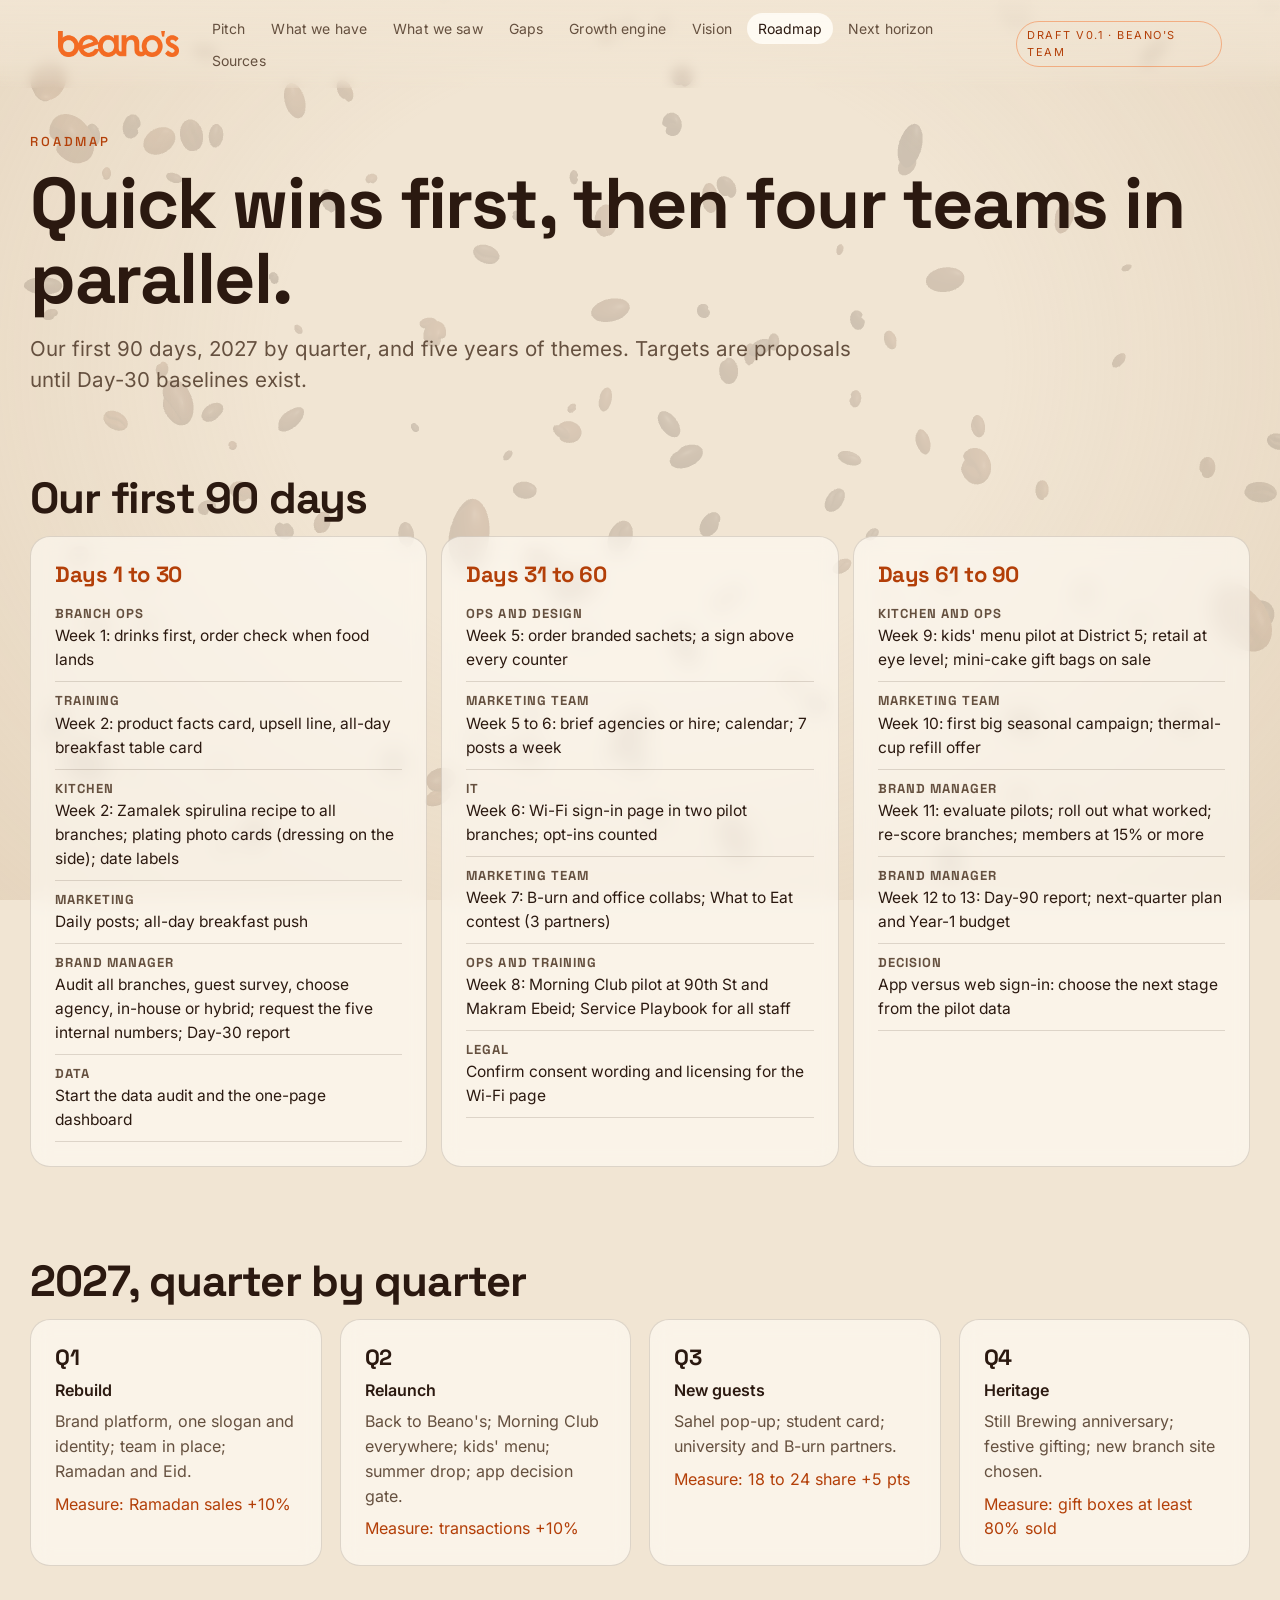
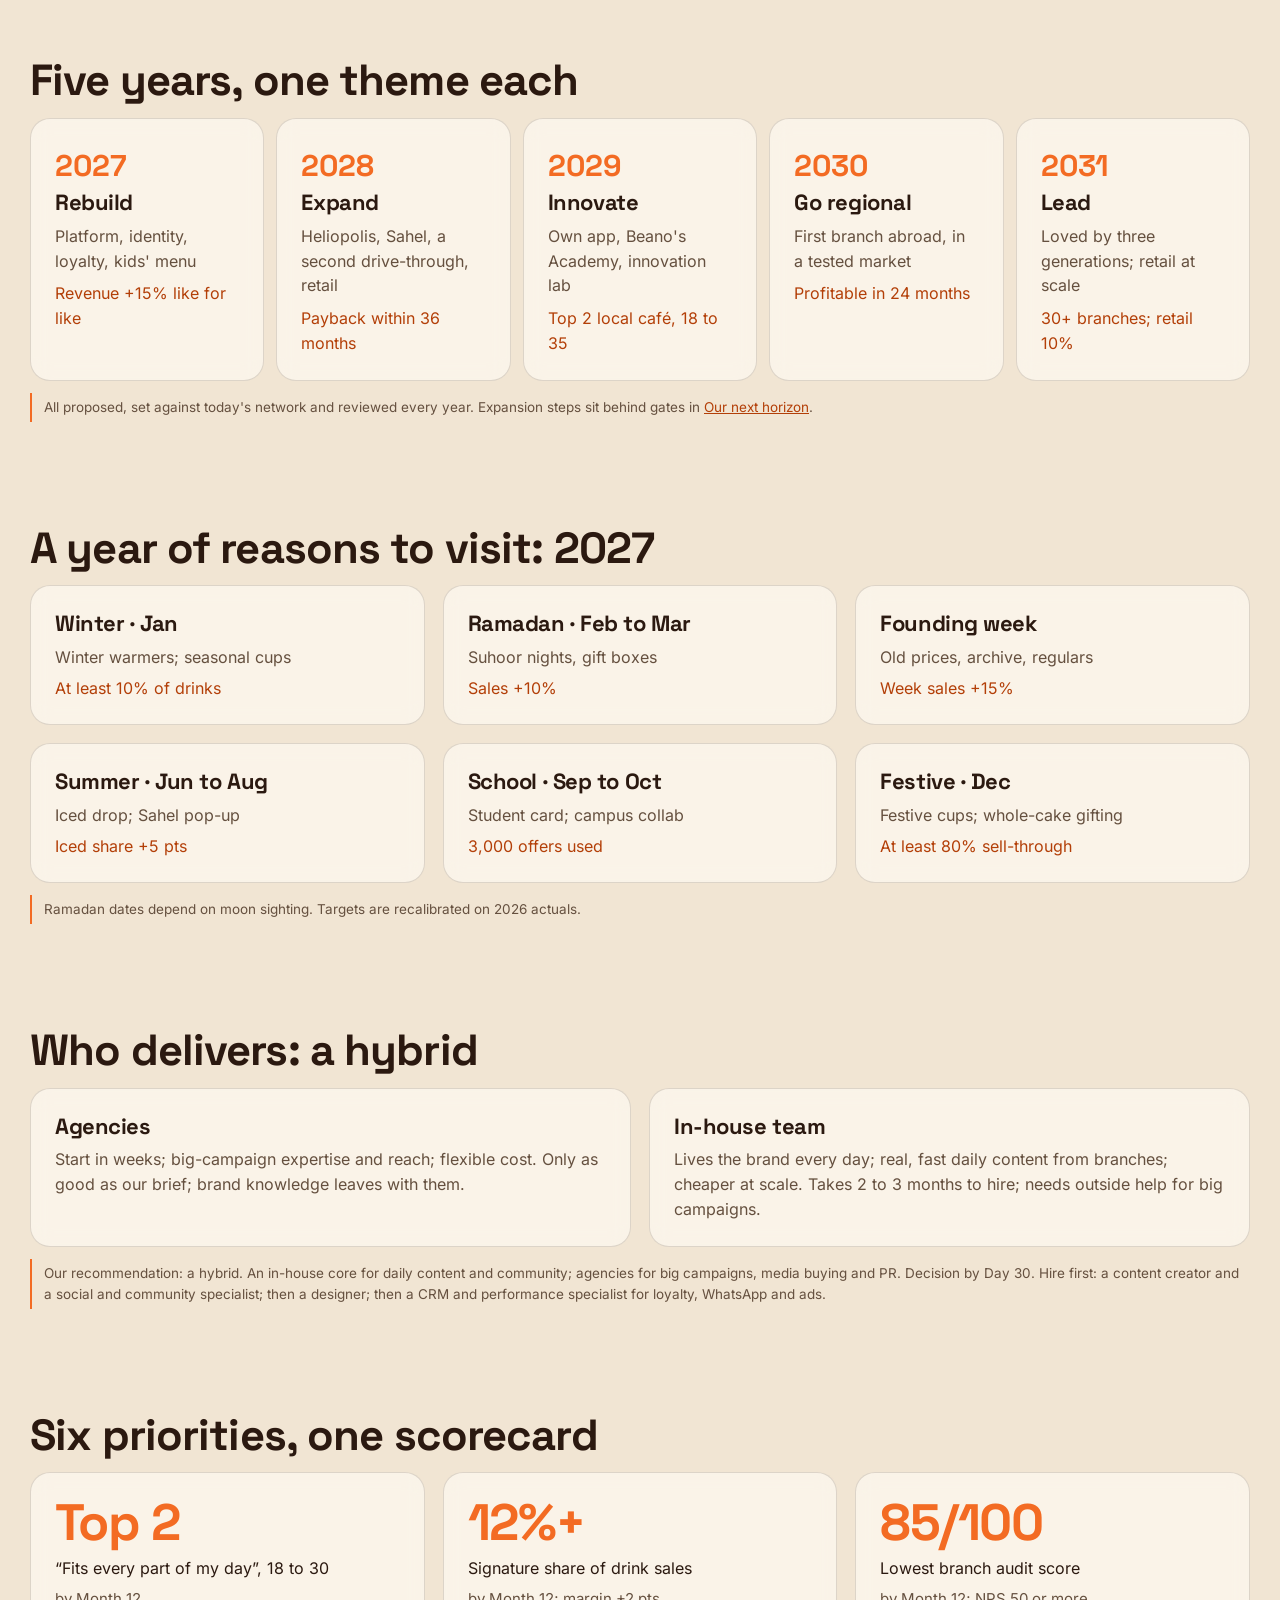
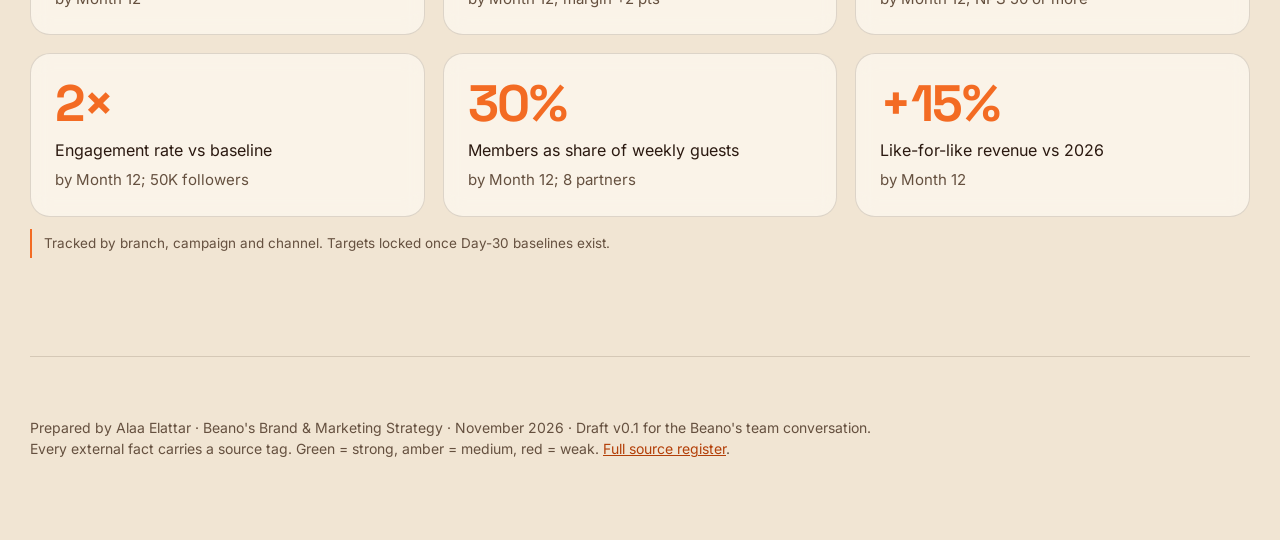
<file: roadmap.html>
<!doctype html><html lang="en" class=""><head><meta charset="utf-8"><meta name="viewport" content="width=device-width,initial-scale=1">
<title>Roadmap · Beano's</title><meta name="robots" content="noindex,nofollow,noarchive"><meta name="theme-color" content="#F1E5D3">
<link rel="icon" href="img/beanos-logo-orange.webp"><link rel="stylesheet" href="css/style.css"></head><body>
<canvas id="gl" aria-hidden="true"></canvas><div class="vignette"></div>
<nav class="nav"><a class="logo" href="index.html" aria-label="Beano's pitch home"><img src="img/beanos-logo-orange.webp" alt="Beano's"></a><ul><li><a href="index.html" class="">Pitch</a></li><li><a href="assets.html" class="">What we have</a></li><li><a href="observed.html" class="">What we saw</a></li><li><a href="gaps.html" class="">Gaps</a></li><li><a href="growth.html" class="">Growth engine</a></li><li><a href="vision.html" class="">Vision</a></li><li><a href="roadmap.html" class="on">Roadmap</a></li><li><a href="horizon.html" class="">Next horizon</a></li><li><a href="sources.html" class="">Sources</a></li></ul><span class="draft">Draft v0.1 · Beano's team</span></nav>
<main><header class="page-head wrap"><div class="eyebrow">Roadmap</div><h1>Quick wins first, then four teams in parallel.</h1><p class="lead">Our first 90 days, 2027 by quarter, and five years of themes. Targets are proposals until Day-30 baselines exist.</p></header>
<section class="wrap sec"><h2>Our first 90 days</h2><div class="timeline"><div class="card tl"><h3>Days 1 to 30</h3><div class="it"><b>Branch ops</b>Week 1: drinks first, order check when food lands</div><div class="it"><b>Training</b>Week 2: product facts card, upsell line, all-day breakfast table card</div><div class="it"><b>Kitchen</b>Week 2: Zamalek spirulina recipe to all branches; plating photo cards (dressing on the side); date labels</div><div class="it"><b>Marketing</b>Daily posts; all-day breakfast push</div><div class="it"><b>Brand manager</b>Audit all branches, guest survey, choose agency, in-house or hybrid; request the five internal numbers; Day-30 report</div><div class="it"><b>Data</b>Start the data audit and the one-page dashboard</div></div><div class="card tl"><h3>Days 31 to 60</h3><div class="it"><b>Ops and design</b>Week 5: order branded sachets; a sign above every counter</div><div class="it"><b>Marketing team</b>Week 5 to 6: brief agencies or hire; calendar; 7 posts a week</div><div class="it"><b>IT</b>Week 6: Wi-Fi sign-in page in two pilot branches; opt-ins counted</div><div class="it"><b>Marketing team</b>Week 7: B-urn and office collabs; What to Eat contest (3 partners)</div><div class="it"><b>Ops and training</b>Week 8: Morning Club pilot at 90th St and Makram Ebeid; Service Playbook for all staff</div><div class="it"><b>Legal</b>Confirm consent wording and licensing for the Wi-Fi page</div></div><div class="card tl"><h3>Days 61 to 90</h3><div class="it"><b>Kitchen and ops</b>Week 9: kids' menu pilot at District 5; retail at eye level; mini-cake gift bags on sale</div><div class="it"><b>Marketing team</b>Week 10: first big seasonal campaign; thermal-cup refill offer</div><div class="it"><b>Brand manager</b>Week 11: evaluate pilots; roll out what worked; re-score branches; members at 15% or more</div><div class="it"><b>Brand manager</b>Week 12 to 13: Day-90 report; next-quarter plan and Year-1 budget</div><div class="it"><b>Decision</b>App versus web sign-in: choose the next stage from the pilot data</div></div></div></section>
<section class="wrap sec"><h2>2027, quarter by quarter</h2><div class="grid g4"><div class="card"><h3>Q1</h3><p><b style="color:var(--txt)">Rebuild</b></p><p style="margin-top:6px">Brand platform, one slogan and identity; team in place; Ramadan and Eid.</p><p style="margin-top:8px;color:var(--or2)">Measure: Ramadan sales +10%</p></div><div class="card"><h3>Q2</h3><p><b style="color:var(--txt)">Relaunch</b></p><p style="margin-top:6px">Back to Beano's; Morning Club everywhere; kids' menu; summer drop; app decision gate.</p><p style="margin-top:8px;color:var(--or2)">Measure: transactions +10%</p></div><div class="card"><h3>Q3</h3><p><b style="color:var(--txt)">New guests</b></p><p style="margin-top:6px">Sahel pop-up; student card; university and B-urn partners.</p><p style="margin-top:8px;color:var(--or2)">Measure: 18 to 24 share +5 pts</p></div><div class="card"><h3>Q4</h3><p><b style="color:var(--txt)">Heritage</b></p><p style="margin-top:6px">Still Brewing anniversary; festive gifting; new branch site chosen.</p><p style="margin-top:8px;color:var(--or2)">Measure: gift boxes at least 80% sold</p></div></div></section>
<section class="wrap sec"><h2>Five years, one theme each</h2><div class="yr"><div class="card"><b class="y">2027</b><h3>Rebuild</h3><p>Platform, identity, loyalty, kids' menu</p><p style="margin-top:8px;color:var(--or2)">Revenue +15% like for like</p></div><div class="card"><b class="y">2028</b><h3>Expand</h3><p>Heliopolis, Sahel, a second drive-through, retail</p><p style="margin-top:8px;color:var(--or2)">Payback within 36 months</p></div><div class="card"><b class="y">2029</b><h3>Innovate</h3><p>Own app, Beano's Academy, innovation lab</p><p style="margin-top:8px;color:var(--or2)">Top 2 local café, 18 to 35</p></div><div class="card"><b class="y">2030</b><h3>Go regional</h3><p>First branch abroad, in a tested market</p><p style="margin-top:8px;color:var(--or2)">Profitable in 24 months</p></div><div class="card"><b class="y">2031</b><h3>Lead</h3><p>Loved by three generations; retail at scale</p><p style="margin-top:8px;color:var(--or2)">30+ branches; retail 10%</p></div></div><p class="note">All proposed, set against today's network and reviewed every year. Expansion steps sit behind gates in <a href="horizon.html" style="color:var(--or2);text-decoration:underline">Our next horizon</a>.</p></section>
<section class="wrap sec"><h2>A year of reasons to visit: 2027</h2><div class="grid g3"><div class="card"><h3>Winter · Jan</h3><p>Winter warmers; seasonal cups</p><p style="margin-top:6px;color:var(--or2)">At least 10% of drinks</p></div><div class="card"><h3>Ramadan · Feb to Mar</h3><p>Suhoor nights, gift boxes</p><p style="margin-top:6px;color:var(--or2)">Sales +10%</p></div><div class="card"><h3>Founding week</h3><p>Old prices, archive, regulars</p><p style="margin-top:6px;color:var(--or2)">Week sales +15%</p></div><div class="card"><h3>Summer · Jun to Aug</h3><p>Iced drop; Sahel pop-up</p><p style="margin-top:6px;color:var(--or2)">Iced share +5 pts</p></div><div class="card"><h3>School · Sep to Oct</h3><p>Student card; campus collab</p><p style="margin-top:6px;color:var(--or2)">3,000 offers used</p></div><div class="card"><h3>Festive · Dec</h3><p>Festive cups; whole-cake gifting</p><p style="margin-top:6px;color:var(--or2)">At least 80% sell-through</p></div></div><p class="note">Ramadan dates depend on moon sighting. Targets are recalibrated on 2026 actuals.</p></section>
<section class="wrap sec"><h2>Who delivers: a hybrid</h2><div class="grid g2"><div class="card"><h3>Agencies</h3><p>Start in weeks; big-campaign expertise and reach; flexible cost. Only as good as our brief; brand knowledge leaves with them.</p></div><div class="card"><h3>In-house team</h3><p>Lives the brand every day; real, fast daily content from branches; cheaper at scale. Takes 2 to 3 months to hire; needs outside help for big campaigns.</p></div></div><p class="note">Our recommendation: a hybrid. An in-house core for daily content and community; agencies for big campaigns, media buying and PR. Decision by Day 30. Hire first: a content creator and a social and community specialist; then a designer; then a CRM and performance specialist for loyalty, WhatsApp and ads.</p></section>
<section class="wrap sec"><h2>Six priorities, one scorecard</h2><div class="grid g3"><div class="card stat"><b>Top 2</b><span>“Fits every part of my day”, 18 to 30</span><small style="color:var(--mut)">by Month 12</small></div><div class="card stat"><b>12%+</b><span>Signature share of drink sales</span><small style="color:var(--mut)">by Month 12; margin +2 pts</small></div><div class="card stat"><b>85/100</b><span>Lowest branch audit score</span><small style="color:var(--mut)">by Month 12; NPS 50 or more</small></div><div class="card stat"><b>2×</b><span>Engagement rate vs baseline</span><small style="color:var(--mut)">by Month 12; 50K followers</small></div><div class="card stat"><b>30%</b><span>Members as share of weekly guests</span><small style="color:var(--mut)">by Month 12; 8 partners</small></div><div class="card stat"><b>+15%</b><span>Like-for-like revenue vs 2026</span><small style="color:var(--mut)">by Month 12</small></div></div><p class="note">Tracked by branch, campaign and channel. Targets locked once Day-30 baselines exist.</p></section><footer class="foot wrap">Prepared by Alaa Elattar · Beano's Brand &amp; Marketing Strategy · November 2026 · Draft v0.1 for the Beano's team conversation. <br>Every external fact carries a source tag. Green = strong, amber = medium, red = weak. <a href="sources.html" style="color:var(--or2);text-decoration:underline">Full source register</a>.</footer></main>
<script>window.__sceneMode="page"</script><script src="js/bundle.js"></script></body></html>
</file>
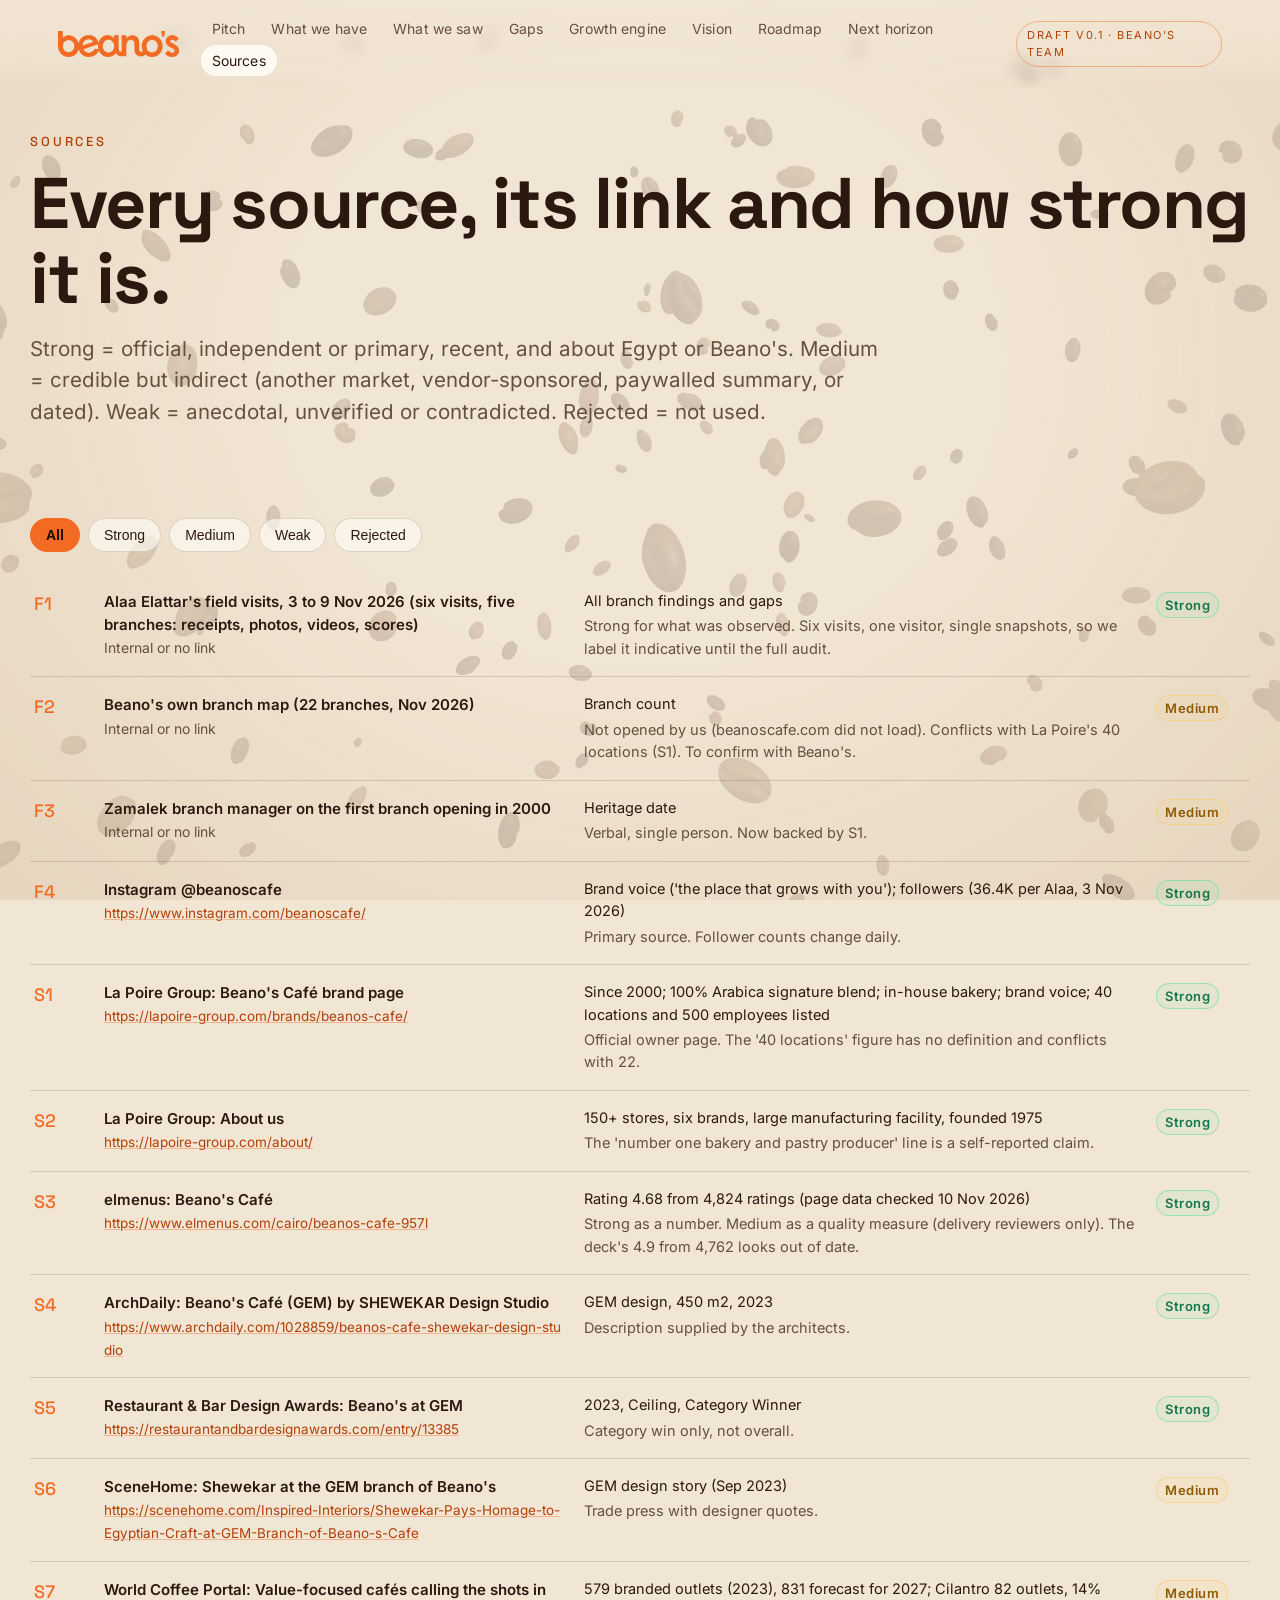
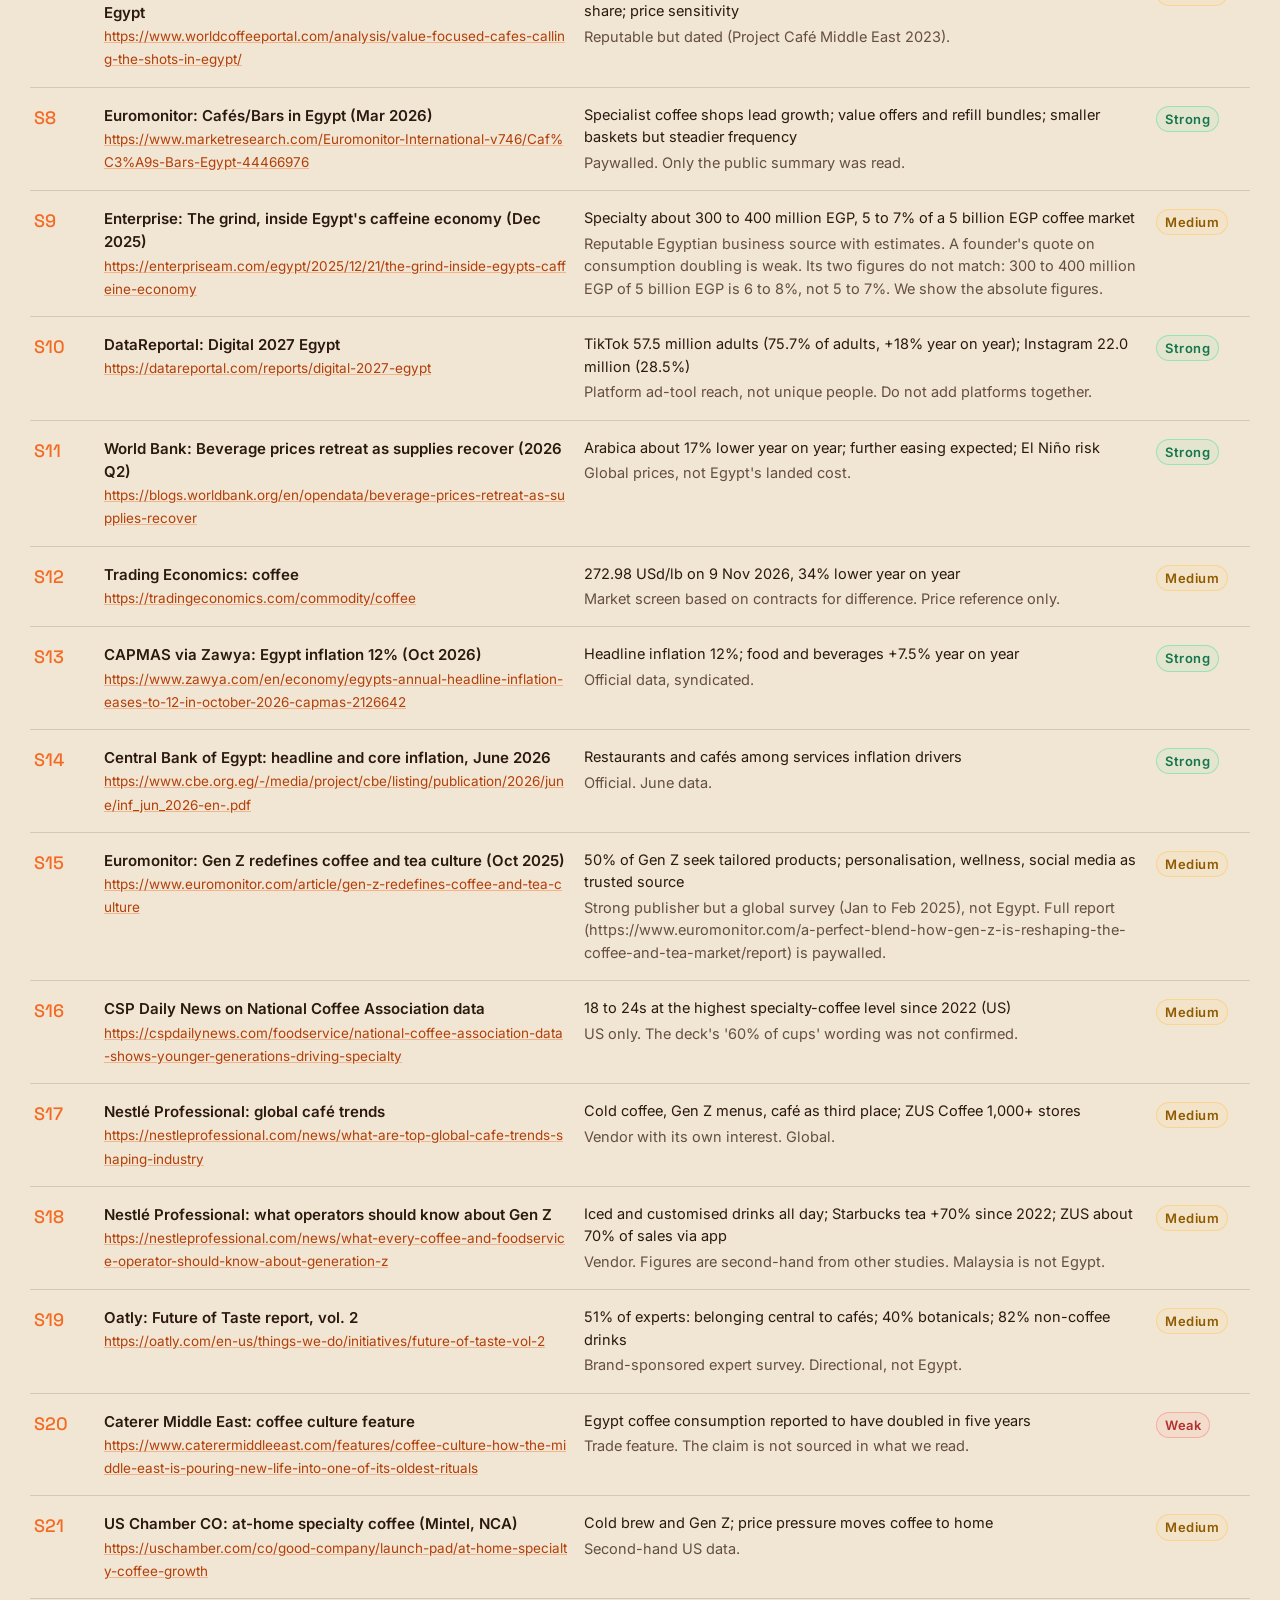
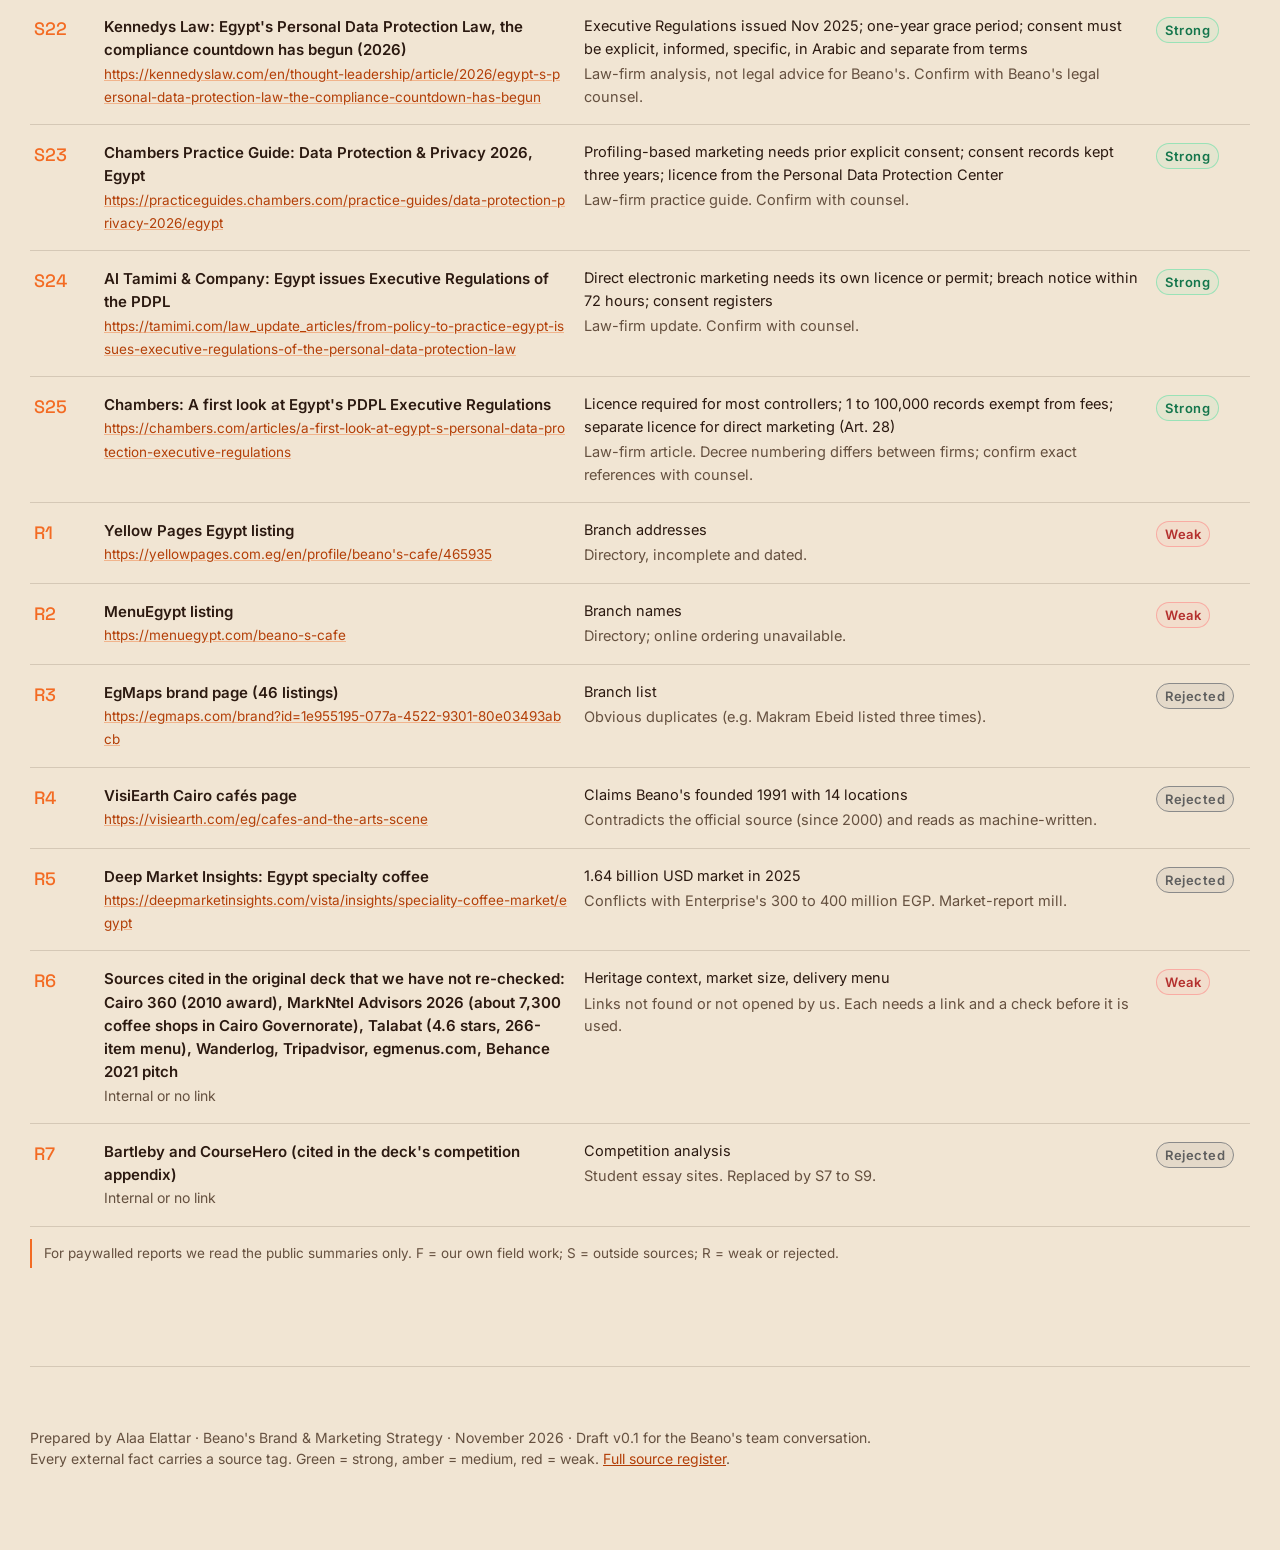
<file: sources.html>
<!doctype html><html lang="en" class=""><head><meta charset="utf-8"><meta name="viewport" content="width=device-width,initial-scale=1">
<title>Sources · Beano's</title><meta name="robots" content="noindex,nofollow,noarchive"><meta name="theme-color" content="#F1E5D3">
<link rel="icon" href="img/beanos-logo-orange.webp"><link rel="stylesheet" href="css/style.css"></head><body>
<canvas id="gl" aria-hidden="true"></canvas><div class="vignette"></div>
<nav class="nav"><a class="logo" href="index.html" aria-label="Beano's pitch home"><img src="img/beanos-logo-orange.webp" alt="Beano's"></a><ul><li><a href="index.html" class="">Pitch</a></li><li><a href="assets.html" class="">What we have</a></li><li><a href="observed.html" class="">What we saw</a></li><li><a href="gaps.html" class="">Gaps</a></li><li><a href="growth.html" class="">Growth engine</a></li><li><a href="vision.html" class="">Vision</a></li><li><a href="roadmap.html" class="">Roadmap</a></li><li><a href="horizon.html" class="">Next horizon</a></li><li><a href="sources.html" class="on">Sources</a></li></ul><span class="draft">Draft v0.1 · Beano's team</span></nav>
<main><header class="page-head wrap"><div class="eyebrow">Sources</div><h1>Every source, its link and how strong it is.</h1><p class="lead">Strong = official, independent or primary, recent, and about Egypt or Beano's. Medium = credible but indirect (another market, vendor-sponsored, paywalled summary, or dated). Weak = anecdotal, unverified or contradicted. Rejected = not used.</p></header><section class="wrap sec"><div class="filters" id="sf"><button class="on" data-f="all">All</button><button data-f="Strong">Strong</button><button data-f="Medium">Medium</button><button data-f="Weak">Weak</button><button data-f="Rejected">Rejected</button></div><div id="sl"><div class="srcrow" id="F1"><div class="id">F1</div><div><b>Alaa Elattar&#x27;s field visits, 3 to 9 Nov 2026 (six visits, five branches: receipts, photos, videos, scores)</b><br><span style="color:var(--mut);font-size:14px">Internal or no link</span></div><div><p style="margin:0;color:var(--txt)">All branch findings and gaps</p><p>Strong for what was observed. Six visits, one visitor, single snapshots, so we label it indicative until the full audit.</p></div><div><span class="src Strong" style="font-size:13px">Strong</span></div></div><div class="srcrow" id="F2"><div class="id">F2</div><div><b>Beano&#x27;s own branch map (22 branches, Nov 2026)</b><br><span style="color:var(--mut);font-size:14px">Internal or no link</span></div><div><p style="margin:0;color:var(--txt)">Branch count</p><p>Not opened by us (beanoscafe.com did not load). Conflicts with La Poire&#x27;s 40 locations (S1). To confirm with Beano&#x27;s.</p></div><div><span class="src Medium" style="font-size:13px">Medium</span></div></div><div class="srcrow" id="F3"><div class="id">F3</div><div><b>Zamalek branch manager on the first branch opening in 2000</b><br><span style="color:var(--mut);font-size:14px">Internal or no link</span></div><div><p style="margin:0;color:var(--txt)">Heritage date</p><p>Verbal, single person. Now backed by S1.</p></div><div><span class="src Medium" style="font-size:13px">Medium</span></div></div><div class="srcrow" id="F4"><div class="id">F4</div><div><b>Instagram @beanoscafe</b><br><a class="ln" href="https://www.instagram.com/beanoscafe/" target="_blank" rel="noopener">https://www.instagram.com/beanoscafe/</a><br></div><div><p style="margin:0;color:var(--txt)">Brand voice (&#x27;the place that grows with you&#x27;); followers (36.4K per Alaa, 3 Nov 2026)</p><p>Primary source. Follower counts change daily.</p></div><div><span class="src Strong" style="font-size:13px">Strong</span></div></div><div class="srcrow" id="S1"><div class="id">S1</div><div><b>La Poire Group: Beano&#x27;s Café brand page</b><br><a class="ln" href="https://lapoire-group.com/brands/beanos-cafe/" target="_blank" rel="noopener">https://lapoire-group.com/brands/beanos-cafe/</a><br></div><div><p style="margin:0;color:var(--txt)">Since 2000; 100% Arabica signature blend; in-house bakery; brand voice; 40 locations and 500 employees listed</p><p>Official owner page. The &#x27;40 locations&#x27; figure has no definition and conflicts with 22.</p></div><div><span class="src Strong" style="font-size:13px">Strong</span></div></div><div class="srcrow" id="S2"><div class="id">S2</div><div><b>La Poire Group: About us</b><br><a class="ln" href="https://lapoire-group.com/about/" target="_blank" rel="noopener">https://lapoire-group.com/about/</a><br></div><div><p style="margin:0;color:var(--txt)">150+ stores, six brands, large manufacturing facility, founded 1975</p><p>The &#x27;number one bakery and pastry producer&#x27; line is a self-reported claim.</p></div><div><span class="src Strong" style="font-size:13px">Strong</span></div></div><div class="srcrow" id="S3"><div class="id">S3</div><div><b>elmenus: Beano&#x27;s Café</b><br><a class="ln" href="https://www.elmenus.com/cairo/beanos-cafe-957l" target="_blank" rel="noopener">https://www.elmenus.com/cairo/beanos-cafe-957l</a><br></div><div><p style="margin:0;color:var(--txt)">Rating 4.68 from 4,824 ratings (page data checked 10 Nov 2026)</p><p>Strong as a number. Medium as a quality measure (delivery reviewers only). The deck&#x27;s 4.9 from 4,762 looks out of date.</p></div><div><span class="src Strong" style="font-size:13px">Strong</span></div></div><div class="srcrow" id="S4"><div class="id">S4</div><div><b>ArchDaily: Beano&#x27;s Café (GEM) by SHEWEKAR Design Studio</b><br><a class="ln" href="https://www.archdaily.com/1028859/beanos-cafe-shewekar-design-studio" target="_blank" rel="noopener">https://www.archdaily.com/1028859/beanos-cafe-shewekar-design-studio</a><br></div><div><p style="margin:0;color:var(--txt)">GEM design, 450 m2, 2023</p><p>Description supplied by the architects.</p></div><div><span class="src Strong" style="font-size:13px">Strong</span></div></div><div class="srcrow" id="S5"><div class="id">S5</div><div><b>Restaurant &amp; Bar Design Awards: Beano&#x27;s at GEM</b><br><a class="ln" href="https://restaurantandbardesignawards.com/entry/13385" target="_blank" rel="noopener">https://restaurantandbardesignawards.com/entry/13385</a><br></div><div><p style="margin:0;color:var(--txt)">2023, Ceiling, Category Winner</p><p>Category win only, not overall.</p></div><div><span class="src Strong" style="font-size:13px">Strong</span></div></div><div class="srcrow" id="S6"><div class="id">S6</div><div><b>SceneHome: Shewekar at the GEM branch of Beano&#x27;s</b><br><a class="ln" href="https://scenehome.com/Inspired-Interiors/Shewekar-Pays-Homage-to-Egyptian-Craft-at-GEM-Branch-of-Beano-s-Cafe" target="_blank" rel="noopener">https://scenehome.com/Inspired-Interiors/Shewekar-Pays-Homage-to-Egyptian-Craft-at-GEM-Branch-of-Beano-s-Cafe</a><br></div><div><p style="margin:0;color:var(--txt)">GEM design story (Sep 2023)</p><p>Trade press with designer quotes.</p></div><div><span class="src Medium" style="font-size:13px">Medium</span></div></div><div class="srcrow" id="S7"><div class="id">S7</div><div><b>World Coffee Portal: Value-focused cafés calling the shots in Egypt</b><br><a class="ln" href="https://www.worldcoffeeportal.com/analysis/value-focused-cafes-calling-the-shots-in-egypt/" target="_blank" rel="noopener">https://www.worldcoffeeportal.com/analysis/value-focused-cafes-calling-the-shots-in-egypt/</a><br></div><div><p style="margin:0;color:var(--txt)">579 branded outlets (2023), 831 forecast for 2027; Cilantro 82 outlets, 14% share; price sensitivity</p><p>Reputable but dated (Project Café Middle East 2023).</p></div><div><span class="src Medium" style="font-size:13px">Medium</span></div></div><div class="srcrow" id="S8"><div class="id">S8</div><div><b>Euromonitor: Cafés/Bars in Egypt (Mar 2026)</b><br><a class="ln" href="https://www.marketresearch.com/Euromonitor-International-v746/Caf%C3%A9s-Bars-Egypt-44466976" target="_blank" rel="noopener">https://www.marketresearch.com/Euromonitor-International-v746/Caf%C3%A9s-Bars-Egypt-44466976</a><br></div><div><p style="margin:0;color:var(--txt)">Specialist coffee shops lead growth; value offers and refill bundles; smaller baskets but steadier frequency</p><p>Paywalled. Only the public summary was read.</p></div><div><span class="src Strong" style="font-size:13px">Strong</span></div></div><div class="srcrow" id="S9"><div class="id">S9</div><div><b>Enterprise: The grind, inside Egypt&#x27;s caffeine economy (Dec 2025)</b><br><a class="ln" href="https://enterpriseam.com/egypt/2025/12/21/the-grind-inside-egypts-caffeine-economy" target="_blank" rel="noopener">https://enterpriseam.com/egypt/2025/12/21/the-grind-inside-egypts-caffeine-economy</a><br></div><div><p style="margin:0;color:var(--txt)">Specialty about 300 to 400 million EGP, 5 to 7% of a 5 billion EGP coffee market</p><p>Reputable Egyptian business source with estimates. A founder&#x27;s quote on consumption doubling is weak. Its two figures do not match: 300 to 400 million EGP of 5 billion EGP is 6 to 8%, not 5 to 7%. We show the absolute figures.</p></div><div><span class="src Medium" style="font-size:13px">Medium</span></div></div><div class="srcrow" id="S10"><div class="id">S10</div><div><b>DataReportal: Digital 2027 Egypt</b><br><a class="ln" href="https://datareportal.com/reports/digital-2027-egypt" target="_blank" rel="noopener">https://datareportal.com/reports/digital-2027-egypt</a><br></div><div><p style="margin:0;color:var(--txt)">TikTok 57.5 million adults (75.7% of adults, +18% year on year); Instagram 22.0 million (28.5%)</p><p>Platform ad-tool reach, not unique people. Do not add platforms together.</p></div><div><span class="src Strong" style="font-size:13px">Strong</span></div></div><div class="srcrow" id="S11"><div class="id">S11</div><div><b>World Bank: Beverage prices retreat as supplies recover (2026 Q2)</b><br><a class="ln" href="https://blogs.worldbank.org/en/opendata/beverage-prices-retreat-as-supplies-recover" target="_blank" rel="noopener">https://blogs.worldbank.org/en/opendata/beverage-prices-retreat-as-supplies-recover</a><br></div><div><p style="margin:0;color:var(--txt)">Arabica about 17% lower year on year; further easing expected; El Niño risk</p><p>Global prices, not Egypt&#x27;s landed cost.</p></div><div><span class="src Strong" style="font-size:13px">Strong</span></div></div><div class="srcrow" id="S12"><div class="id">S12</div><div><b>Trading Economics: coffee</b><br><a class="ln" href="https://tradingeconomics.com/commodity/coffee" target="_blank" rel="noopener">https://tradingeconomics.com/commodity/coffee</a><br></div><div><p style="margin:0;color:var(--txt)">272.98 USd/lb on 9 Nov 2026, 34% lower year on year</p><p>Market screen based on contracts for difference. Price reference only.</p></div><div><span class="src Medium" style="font-size:13px">Medium</span></div></div><div class="srcrow" id="S13"><div class="id">S13</div><div><b>CAPMAS via Zawya: Egypt inflation 12% (Oct 2026)</b><br><a class="ln" href="https://www.zawya.com/en/economy/egypts-annual-headline-inflation-eases-to-12-in-october-2026-capmas-2126642" target="_blank" rel="noopener">https://www.zawya.com/en/economy/egypts-annual-headline-inflation-eases-to-12-in-october-2026-capmas-2126642</a><br></div><div><p style="margin:0;color:var(--txt)">Headline inflation 12%; food and beverages +7.5% year on year</p><p>Official data, syndicated.</p></div><div><span class="src Strong" style="font-size:13px">Strong</span></div></div><div class="srcrow" id="S14"><div class="id">S14</div><div><b>Central Bank of Egypt: headline and core inflation, June 2026</b><br><a class="ln" href="https://www.cbe.org.eg/-/media/project/cbe/listing/publication/2026/june/inf_jun_2026-en-.pdf" target="_blank" rel="noopener">https://www.cbe.org.eg/-/media/project/cbe/listing/publication/2026/june/inf_jun_2026-en-.pdf</a><br></div><div><p style="margin:0;color:var(--txt)">Restaurants and cafés among services inflation drivers</p><p>Official. June data.</p></div><div><span class="src Strong" style="font-size:13px">Strong</span></div></div><div class="srcrow" id="S15"><div class="id">S15</div><div><b>Euromonitor: Gen Z redefines coffee and tea culture (Oct 2025)</b><br><a class="ln" href="https://www.euromonitor.com/article/gen-z-redefines-coffee-and-tea-culture" target="_blank" rel="noopener">https://www.euromonitor.com/article/gen-z-redefines-coffee-and-tea-culture</a><br></div><div><p style="margin:0;color:var(--txt)">50% of Gen Z seek tailored products; personalisation, wellness, social media as trusted source</p><p>Strong publisher but a global survey (Jan to Feb 2025), not Egypt. Full report (https://www.euromonitor.com/a-perfect-blend-how-gen-z-is-reshaping-the-coffee-and-tea-market/report) is paywalled.</p></div><div><span class="src Medium" style="font-size:13px">Medium</span></div></div><div class="srcrow" id="S16"><div class="id">S16</div><div><b>CSP Daily News on National Coffee Association data</b><br><a class="ln" href="https://cspdailynews.com/foodservice/national-coffee-association-data-shows-younger-generations-driving-specialty" target="_blank" rel="noopener">https://cspdailynews.com/foodservice/national-coffee-association-data-shows-younger-generations-driving-specialty</a><br></div><div><p style="margin:0;color:var(--txt)">18 to 24s at the highest specialty-coffee level since 2022 (US)</p><p>US only. The deck&#x27;s &#x27;60% of cups&#x27; wording was not confirmed.</p></div><div><span class="src Medium" style="font-size:13px">Medium</span></div></div><div class="srcrow" id="S17"><div class="id">S17</div><div><b>Nestlé Professional: global café trends</b><br><a class="ln" href="https://nestleprofessional.com/news/what-are-top-global-cafe-trends-shaping-industry" target="_blank" rel="noopener">https://nestleprofessional.com/news/what-are-top-global-cafe-trends-shaping-industry</a><br></div><div><p style="margin:0;color:var(--txt)">Cold coffee, Gen Z menus, café as third place; ZUS Coffee 1,000+ stores</p><p>Vendor with its own interest. Global.</p></div><div><span class="src Medium" style="font-size:13px">Medium</span></div></div><div class="srcrow" id="S18"><div class="id">S18</div><div><b>Nestlé Professional: what operators should know about Gen Z</b><br><a class="ln" href="https://nestleprofessional.com/news/what-every-coffee-and-foodservice-operator-should-know-about-generation-z" target="_blank" rel="noopener">https://nestleprofessional.com/news/what-every-coffee-and-foodservice-operator-should-know-about-generation-z</a><br></div><div><p style="margin:0;color:var(--txt)">Iced and customised drinks all day; Starbucks tea +70% since 2022; ZUS about 70% of sales via app</p><p>Vendor. Figures are second-hand from other studies. Malaysia is not Egypt.</p></div><div><span class="src Medium" style="font-size:13px">Medium</span></div></div><div class="srcrow" id="S19"><div class="id">S19</div><div><b>Oatly: Future of Taste report, vol. 2</b><br><a class="ln" href="https://oatly.com/en-us/things-we-do/initiatives/future-of-taste-vol-2" target="_blank" rel="noopener">https://oatly.com/en-us/things-we-do/initiatives/future-of-taste-vol-2</a><br></div><div><p style="margin:0;color:var(--txt)">51% of experts: belonging central to cafés; 40% botanicals; 82% non-coffee drinks</p><p>Brand-sponsored expert survey. Directional, not Egypt.</p></div><div><span class="src Medium" style="font-size:13px">Medium</span></div></div><div class="srcrow" id="S20"><div class="id">S20</div><div><b>Caterer Middle East: coffee culture feature</b><br><a class="ln" href="https://www.caterermiddleeast.com/features/coffee-culture-how-the-middle-east-is-pouring-new-life-into-one-of-its-oldest-rituals" target="_blank" rel="noopener">https://www.caterermiddleeast.com/features/coffee-culture-how-the-middle-east-is-pouring-new-life-into-one-of-its-oldest-rituals</a><br></div><div><p style="margin:0;color:var(--txt)">Egypt coffee consumption reported to have doubled in five years</p><p>Trade feature. The claim is not sourced in what we read.</p></div><div><span class="src Weak" style="font-size:13px">Weak</span></div></div><div class="srcrow" id="S21"><div class="id">S21</div><div><b>US Chamber CO: at-home specialty coffee (Mintel, NCA)</b><br><a class="ln" href="https://uschamber.com/co/good-company/launch-pad/at-home-specialty-coffee-growth" target="_blank" rel="noopener">https://uschamber.com/co/good-company/launch-pad/at-home-specialty-coffee-growth</a><br></div><div><p style="margin:0;color:var(--txt)">Cold brew and Gen Z; price pressure moves coffee to home</p><p>Second-hand US data.</p></div><div><span class="src Medium" style="font-size:13px">Medium</span></div></div><div class="srcrow" id="S22"><div class="id">S22</div><div><b>Kennedys Law: Egypt&#x27;s Personal Data Protection Law, the compliance countdown has begun (2026)</b><br><a class="ln" href="https://kennedyslaw.com/en/thought-leadership/article/2026/egypt-s-personal-data-protection-law-the-compliance-countdown-has-begun" target="_blank" rel="noopener">https://kennedyslaw.com/en/thought-leadership/article/2026/egypt-s-personal-data-protection-law-the-compliance-countdown-has-begun</a><br></div><div><p style="margin:0;color:var(--txt)">Executive Regulations issued Nov 2025; one-year grace period; consent must be explicit, informed, specific, in Arabic and separate from terms</p><p>Law-firm analysis, not legal advice for Beano&#x27;s. Confirm with Beano&#x27;s legal counsel.</p></div><div><span class="src Strong" style="font-size:13px">Strong</span></div></div><div class="srcrow" id="S23"><div class="id">S23</div><div><b>Chambers Practice Guide: Data Protection &amp; Privacy 2026, Egypt</b><br><a class="ln" href="https://practiceguides.chambers.com/practice-guides/data-protection-privacy-2026/egypt" target="_blank" rel="noopener">https://practiceguides.chambers.com/practice-guides/data-protection-privacy-2026/egypt</a><br></div><div><p style="margin:0;color:var(--txt)">Profiling-based marketing needs prior explicit consent; consent records kept three years; licence from the Personal Data Protection Center</p><p>Law-firm practice guide. Confirm with counsel.</p></div><div><span class="src Strong" style="font-size:13px">Strong</span></div></div><div class="srcrow" id="S24"><div class="id">S24</div><div><b>Al Tamimi &amp; Company: Egypt issues Executive Regulations of the PDPL</b><br><a class="ln" href="https://tamimi.com/law_update_articles/from-policy-to-practice-egypt-issues-executive-regulations-of-the-personal-data-protection-law" target="_blank" rel="noopener">https://tamimi.com/law_update_articles/from-policy-to-practice-egypt-issues-executive-regulations-of-the-personal-data-protection-law</a><br></div><div><p style="margin:0;color:var(--txt)">Direct electronic marketing needs its own licence or permit; breach notice within 72 hours; consent registers</p><p>Law-firm update. Confirm with counsel.</p></div><div><span class="src Strong" style="font-size:13px">Strong</span></div></div><div class="srcrow" id="S25"><div class="id">S25</div><div><b>Chambers: A first look at Egypt&#x27;s PDPL Executive Regulations</b><br><a class="ln" href="https://chambers.com/articles/a-first-look-at-egypt-s-personal-data-protection-executive-regulations" target="_blank" rel="noopener">https://chambers.com/articles/a-first-look-at-egypt-s-personal-data-protection-executive-regulations</a><br></div><div><p style="margin:0;color:var(--txt)">Licence required for most controllers; 1 to 100,000 records exempt from fees; separate licence for direct marketing (Art. 28)</p><p>Law-firm article. Decree numbering differs between firms; confirm exact references with counsel.</p></div><div><span class="src Strong" style="font-size:13px">Strong</span></div></div><div class="srcrow" id="R1"><div class="id">R1</div><div><b>Yellow Pages Egypt listing</b><br><a class="ln" href="https://yellowpages.com.eg/en/profile/beano's-cafe/465935" target="_blank" rel="noopener">https://yellowpages.com.eg/en/profile/beano's-cafe/465935</a><br></div><div><p style="margin:0;color:var(--txt)">Branch addresses</p><p>Directory, incomplete and dated.</p></div><div><span class="src Weak" style="font-size:13px">Weak</span></div></div><div class="srcrow" id="R2"><div class="id">R2</div><div><b>MenuEgypt listing</b><br><a class="ln" href="https://menuegypt.com/beano-s-cafe" target="_blank" rel="noopener">https://menuegypt.com/beano-s-cafe</a><br></div><div><p style="margin:0;color:var(--txt)">Branch names</p><p>Directory; online ordering unavailable.</p></div><div><span class="src Weak" style="font-size:13px">Weak</span></div></div><div class="srcrow" id="R3"><div class="id">R3</div><div><b>EgMaps brand page (46 listings)</b><br><a class="ln" href="https://egmaps.com/brand?id=1e955195-077a-4522-9301-80e03493abcb" target="_blank" rel="noopener">https://egmaps.com/brand?id=1e955195-077a-4522-9301-80e03493abcb</a><br></div><div><p style="margin:0;color:var(--txt)">Branch list</p><p>Obvious duplicates (e.g. Makram Ebeid listed three times).</p></div><div><span class="src Rejected" style="font-size:13px">Rejected</span></div></div><div class="srcrow" id="R4"><div class="id">R4</div><div><b>VisiEarth Cairo cafés page</b><br><a class="ln" href="https://visiearth.com/eg/cafes-and-the-arts-scene" target="_blank" rel="noopener">https://visiearth.com/eg/cafes-and-the-arts-scene</a><br></div><div><p style="margin:0;color:var(--txt)">Claims Beano&#x27;s founded 1991 with 14 locations</p><p>Contradicts the official source (since 2000) and reads as machine-written.</p></div><div><span class="src Rejected" style="font-size:13px">Rejected</span></div></div><div class="srcrow" id="R5"><div class="id">R5</div><div><b>Deep Market Insights: Egypt specialty coffee</b><br><a class="ln" href="https://deepmarketinsights.com/vista/insights/speciality-coffee-market/egypt" target="_blank" rel="noopener">https://deepmarketinsights.com/vista/insights/speciality-coffee-market/egypt</a><br></div><div><p style="margin:0;color:var(--txt)">1.64 billion USD market in 2025</p><p>Conflicts with Enterprise&#x27;s 300 to 400 million EGP. Market-report mill.</p></div><div><span class="src Rejected" style="font-size:13px">Rejected</span></div></div><div class="srcrow" id="R6"><div class="id">R6</div><div><b>Sources cited in the original deck that we have not re-checked: Cairo 360 (2010 award), MarkNtel Advisors 2026 (about 7,300 coffee shops in Cairo Governorate), Talabat (4.6 stars, 266-item menu), Wanderlog, Tripadvisor, egmenus.com, Behance 2021 pitch</b><br><span style="color:var(--mut);font-size:14px">Internal or no link</span></div><div><p style="margin:0;color:var(--txt)">Heritage context, market size, delivery menu</p><p>Links not found or not opened by us. Each needs a link and a check before it is used.</p></div><div><span class="src Weak" style="font-size:13px">Weak</span></div></div><div class="srcrow" id="R7"><div class="id">R7</div><div><b>Bartleby and CourseHero (cited in the deck&#x27;s competition appendix)</b><br><span style="color:var(--mut);font-size:14px">Internal or no link</span></div><div><p style="margin:0;color:var(--txt)">Competition analysis</p><p>Student essay sites. Replaced by S7 to S9.</p></div><div><span class="src Rejected" style="font-size:13px">Rejected</span></div></div></div><p class="note">For paywalled reports we read the public summaries only. F = our own field work; S = outside sources; R = weak or rejected.</p></section><footer class="foot wrap">Prepared by Alaa Elattar · Beano's Brand &amp; Marketing Strategy · November 2026 · Draft v0.1 for the Beano's team conversation. <br>Every external fact carries a source tag. Green = strong, amber = medium, red = weak. <a href="sources.html" style="color:var(--or2);text-decoration:underline">Full source register</a>.</footer></main><script>document.querySelectorAll('#sf button').forEach(b=>b.onclick=()=>{document.querySelectorAll('#sf button').forEach(x=>x.classList.remove('on'));b.classList.add('on');document.querySelectorAll('.srcrow').forEach(r=>r.style.display=(b.dataset.f=='all'||r.querySelector('.src').textContent==b.dataset.f)?'':'none')})</script>
<script>window.__sceneMode="page"</script><script src="js/bundle.js"></script></body></html>
</file>
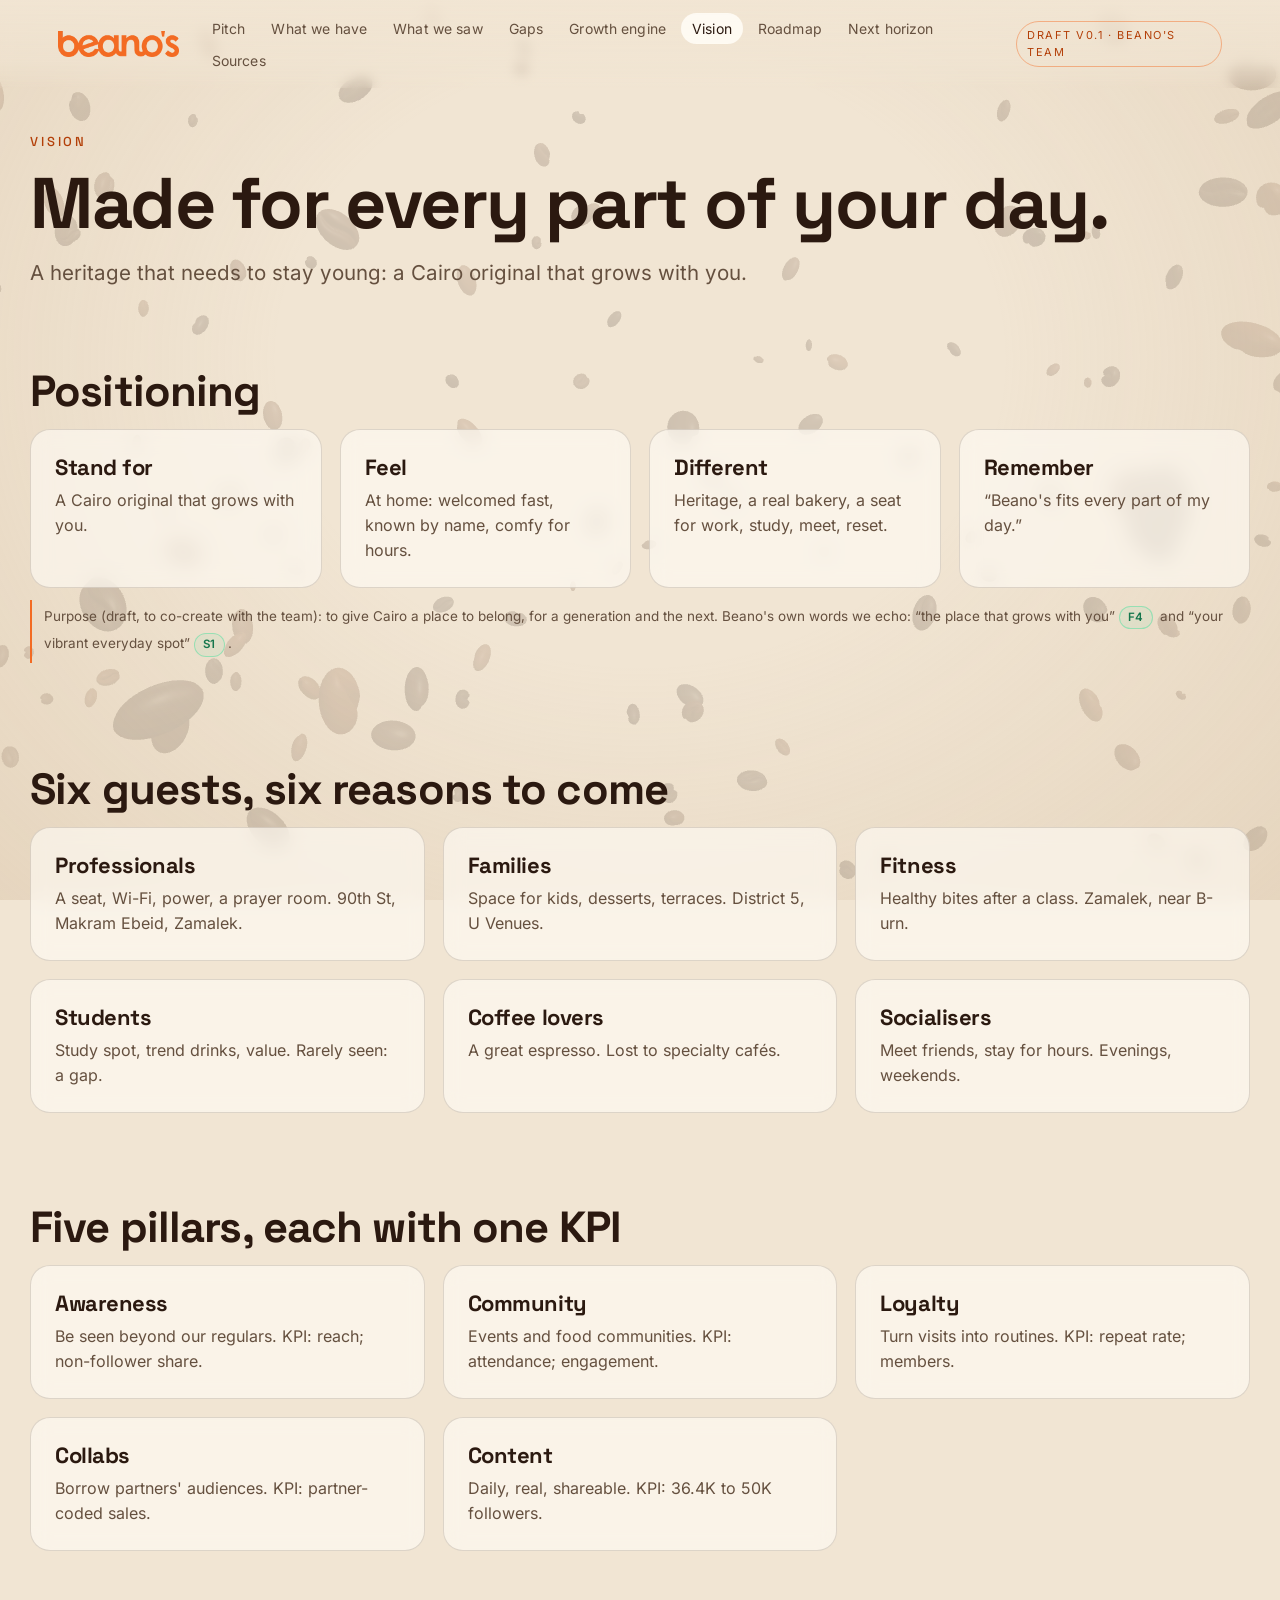
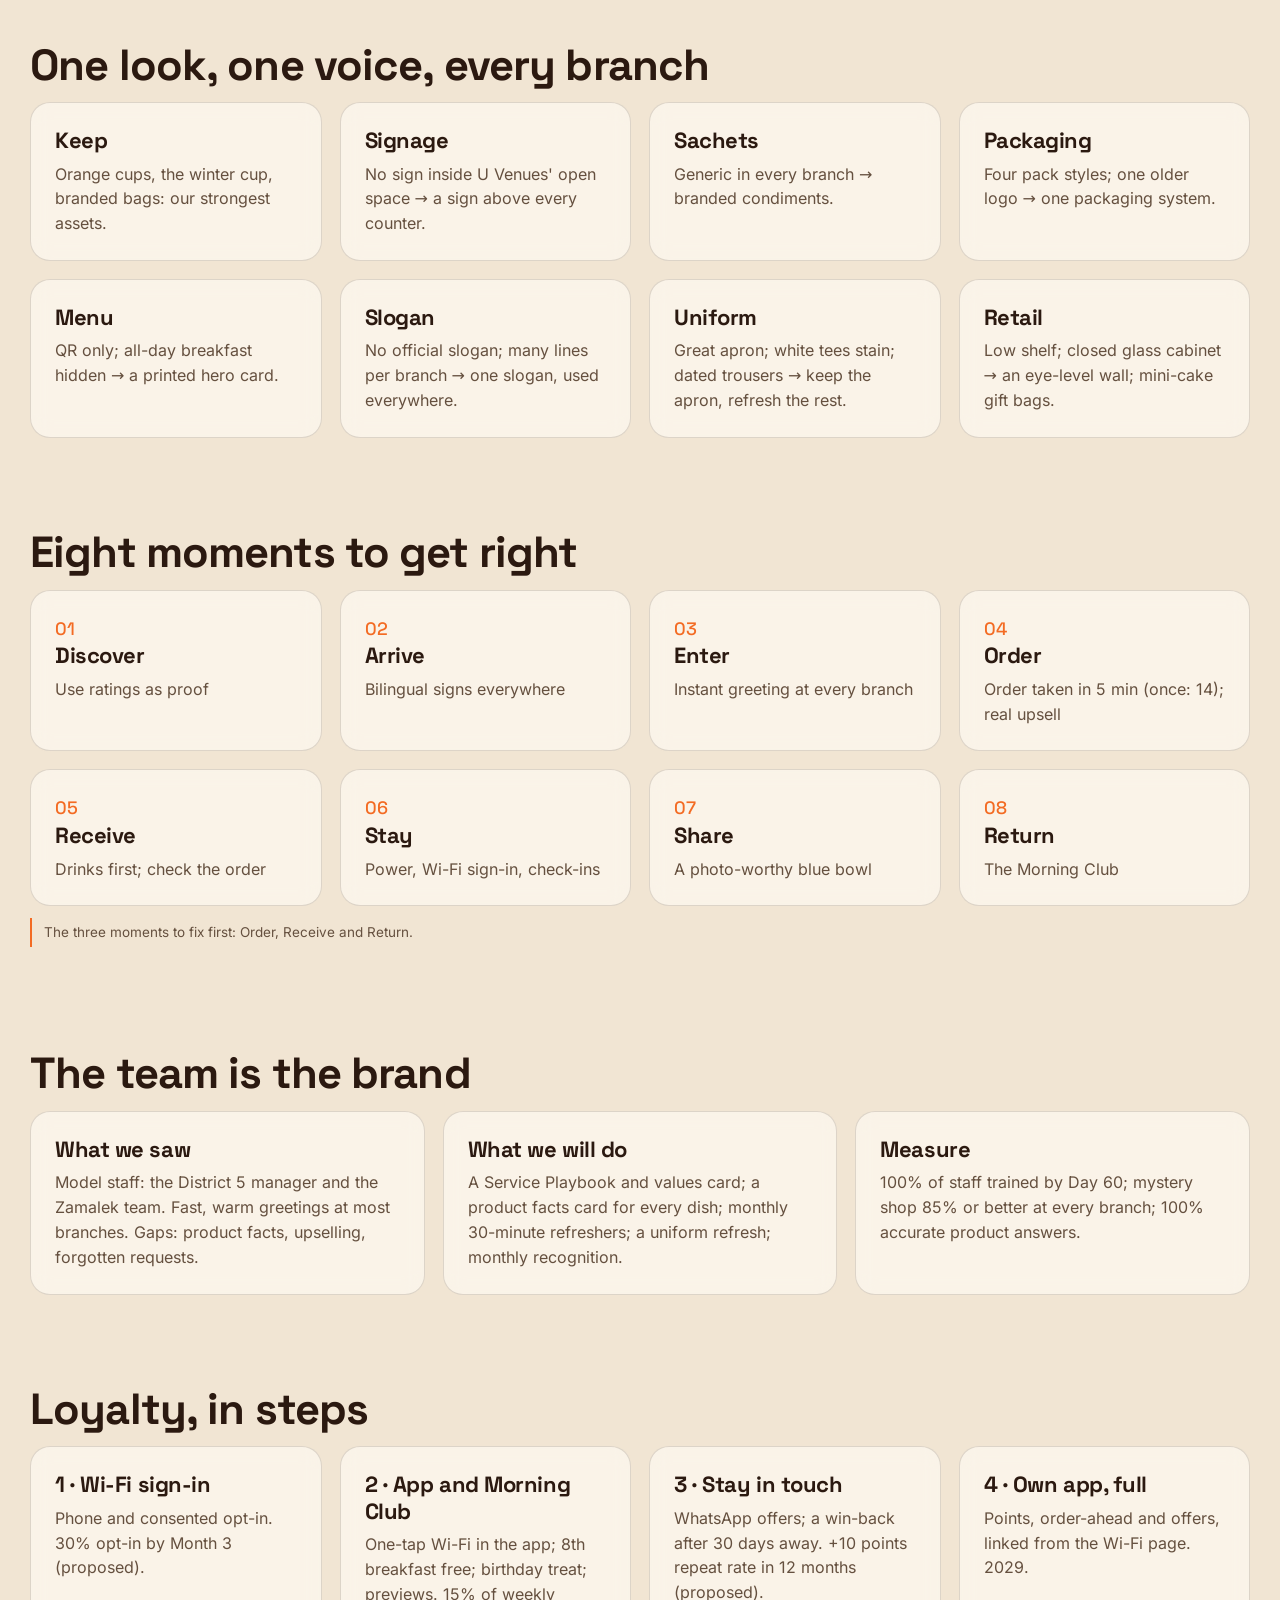
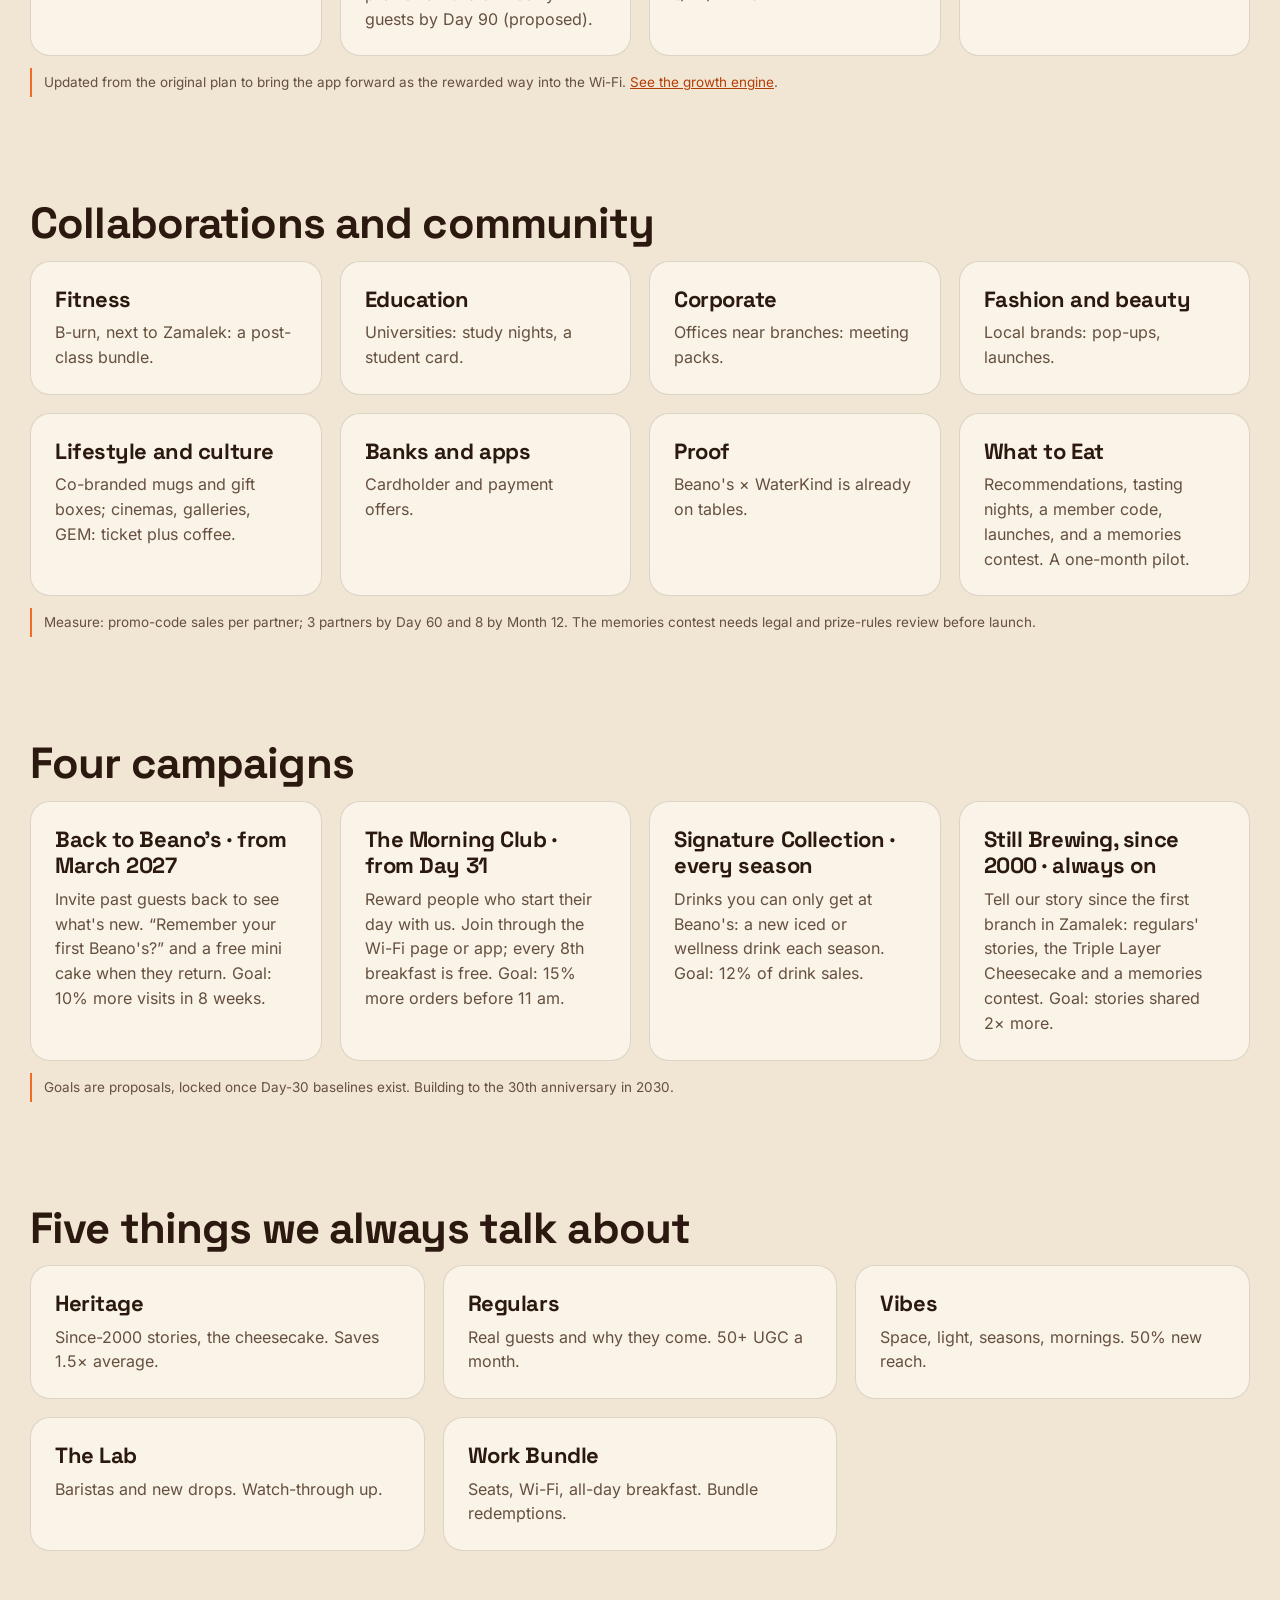
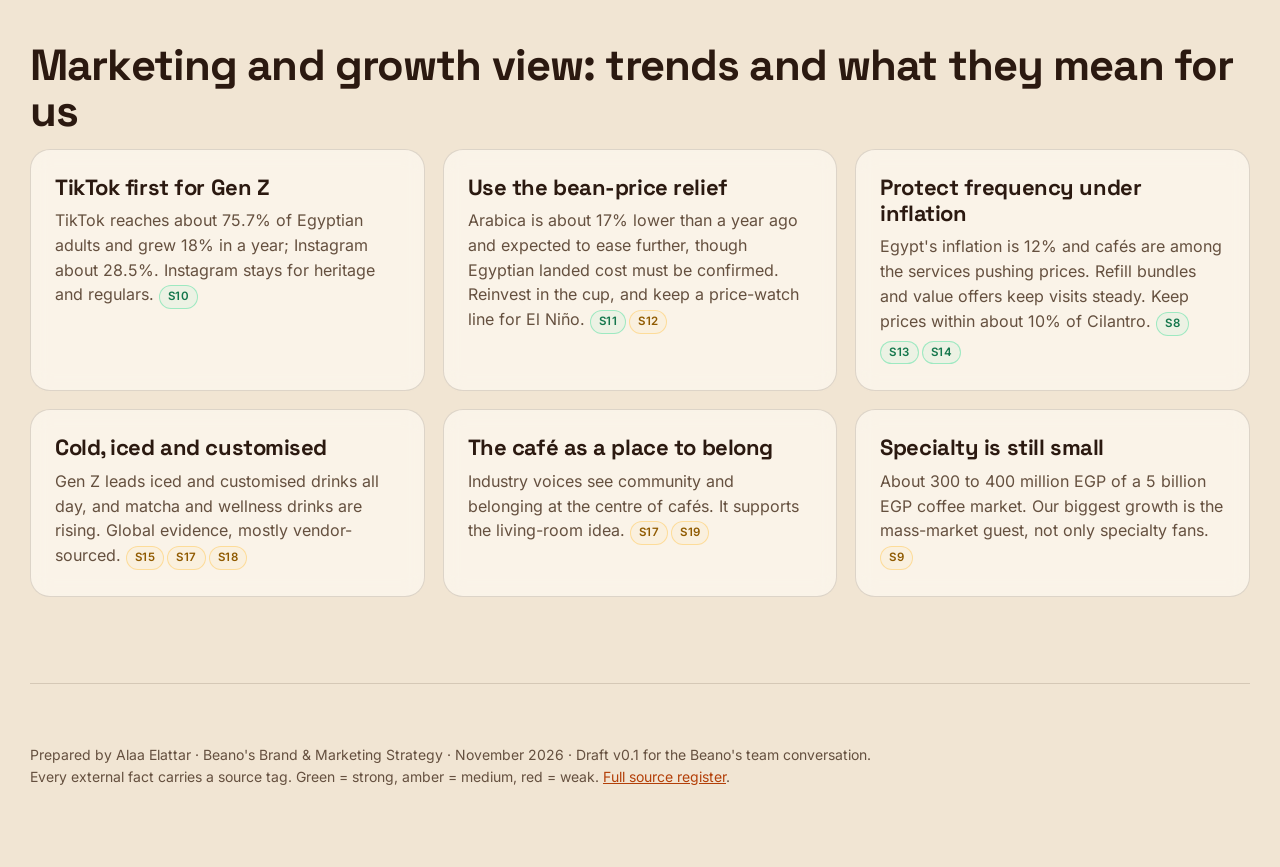
<file: vision.html>
<!doctype html><html lang="en" class=""><head><meta charset="utf-8"><meta name="viewport" content="width=device-width,initial-scale=1">
<title>Vision · Beano's</title><meta name="robots" content="noindex,nofollow,noarchive"><meta name="theme-color" content="#F1E5D3">
<link rel="icon" href="img/beanos-logo-orange.webp"><link rel="stylesheet" href="css/style.css"></head><body>
<canvas id="gl" aria-hidden="true"></canvas><div class="vignette"></div>
<nav class="nav"><a class="logo" href="index.html" aria-label="Beano's pitch home"><img src="img/beanos-logo-orange.webp" alt="Beano's"></a><ul><li><a href="index.html" class="">Pitch</a></li><li><a href="assets.html" class="">What we have</a></li><li><a href="observed.html" class="">What we saw</a></li><li><a href="gaps.html" class="">Gaps</a></li><li><a href="growth.html" class="">Growth engine</a></li><li><a href="vision.html" class="on">Vision</a></li><li><a href="roadmap.html" class="">Roadmap</a></li><li><a href="horizon.html" class="">Next horizon</a></li><li><a href="sources.html" class="">Sources</a></li></ul><span class="draft">Draft v0.1 · Beano's team</span></nav>
<main><header class="page-head wrap"><div class="eyebrow">Vision</div><h1>Made for every part of your day.</h1><p class="lead">A heritage that needs to stay young: a Cairo original that grows with you.</p></header>
<section class="wrap sec"><h2>Positioning</h2><div class="grid g4"><div class="card"><h3>Stand for</h3><p>A Cairo original that grows with you.</p></div><div class="card"><h3>Feel</h3><p>At home: welcomed fast, known by name, comfy for hours.</p></div><div class="card"><h3>Different</h3><p>Heritage, a real bakery, a seat for work, study, meet, reset.</p></div><div class="card"><h3>Remember</h3><p>“Beano's fits every part of my day.”</p></div></div>
<p class="note">Purpose (draft, to co-create with the team): to give Cairo a place to belong, for a generation and the next. Beano's own words we echo: “the place that grows with you” <a class="src Strong" href="sources.html#F4" title="Instagram @beanoscafe (Strong)">F4</a> and “your vibrant everyday spot” <a class="src Strong" href="sources.html#S1" title="La Poire Group: Beano&#x27;s Café brand page (Strong)">S1</a>.</p></section>
<section class="wrap sec"><h2>Six guests, six reasons to come</h2><div class="grid g3"><div class="card"><h3>Professionals</h3><p>A seat, Wi-Fi, power, a prayer room. 90th St, Makram Ebeid, Zamalek.</p></div><div class="card"><h3>Families</h3><p>Space for kids, desserts, terraces. District 5, U Venues.</p></div><div class="card"><h3>Fitness</h3><p>Healthy bites after a class. Zamalek, near B-urn.</p></div><div class="card"><h3>Students</h3><p>Study spot, trend drinks, value. Rarely seen: a gap.</p></div><div class="card"><h3>Coffee lovers</h3><p>A great espresso. Lost to specialty cafés.</p></div><div class="card"><h3>Socialisers</h3><p>Meet friends, stay for hours. Evenings, weekends.</p></div></div></section>
<section class="wrap sec"><h2>Five pillars, each with one KPI</h2><div class="grid g3"><div class="card"><h3>Awareness</h3><p>Be seen beyond our regulars. KPI: reach; non-follower share.</p></div><div class="card"><h3>Community</h3><p>Events and food communities. KPI: attendance; engagement.</p></div><div class="card"><h3>Loyalty</h3><p>Turn visits into routines. KPI: repeat rate; members.</p></div><div class="card"><h3>Collabs</h3><p>Borrow partners' audiences. KPI: partner-coded sales.</p></div><div class="card"><h3>Content</h3><p>Daily, real, shareable. KPI: 36.4K to 50K followers.</p></div></div></section>
<section class="wrap sec"><h2>One look, one voice, every branch</h2><div class="grid g4"><div class="card"><h3>Keep</h3><p>Orange cups, the winter cup, branded bags: our strongest assets.</p></div><div class="card"><h3>Signage</h3><p>No sign inside U Venues' open space → a sign above every counter.</p></div><div class="card"><h3>Sachets</h3><p>Generic in every branch → branded condiments.</p></div><div class="card"><h3>Packaging</h3><p>Four pack styles; one older logo → one packaging system.</p></div><div class="card"><h3>Menu</h3><p>QR only; all-day breakfast hidden → a printed hero card.</p></div><div class="card"><h3>Slogan</h3><p>No official slogan; many lines per branch → one slogan, used everywhere.</p></div><div class="card"><h3>Uniform</h3><p>Great apron; white tees stain; dated trousers → keep the apron, refresh the rest.</p></div><div class="card"><h3>Retail</h3><p>Low shelf; closed glass cabinet → an eye-level wall; mini-cake gift bags.</p></div></div></section>
<section class="wrap sec"><h2>Eight moments to get right</h2><div class="grid g4"><div class="card"><div class="id" style="color:var(--or);font-family:var(--hd)">01</div><h3>Discover</h3><p>Use ratings as proof</p></div><div class="card"><div class="id" style="color:var(--or);font-family:var(--hd)">02</div><h3>Arrive</h3><p>Bilingual signs everywhere</p></div><div class="card"><div class="id" style="color:var(--or);font-family:var(--hd)">03</div><h3>Enter</h3><p>Instant greeting at every branch</p></div><div class="card"><div class="id" style="color:var(--or);font-family:var(--hd)">04</div><h3>Order</h3><p>Order taken in 5 min (once: 14); real upsell</p></div><div class="card"><div class="id" style="color:var(--or);font-family:var(--hd)">05</div><h3>Receive</h3><p>Drinks first; check the order</p></div><div class="card"><div class="id" style="color:var(--or);font-family:var(--hd)">06</div><h3>Stay</h3><p>Power, Wi-Fi sign-in, check-ins</p></div><div class="card"><div class="id" style="color:var(--or);font-family:var(--hd)">07</div><h3>Share</h3><p>A photo-worthy blue bowl</p></div><div class="card"><div class="id" style="color:var(--or);font-family:var(--hd)">08</div><h3>Return</h3><p>The Morning Club</p></div></div><p class="note">The three moments to fix first: Order, Receive and Return.</p></section>
<section class="wrap sec"><h2>The team is the brand</h2><div class="grid g3"><div class="card"><h3>What we saw</h3><p>Model staff: the District 5 manager and the Zamalek team. Fast, warm greetings at most branches. Gaps: product facts, upselling, forgotten requests.</p></div><div class="card"><h3>What we will do</h3><p>A Service Playbook and values card; a product facts card for every dish; monthly 30-minute refreshers; a uniform refresh; monthly recognition.</p></div><div class="card"><h3>Measure</h3><p>100% of staff trained by Day 60; mystery shop 85% or better at every branch; 100% accurate product answers.</p></div></div></section>
<section class="wrap sec"><h2>Loyalty, in steps</h2><div class="grid g4"><div class="card"><h3>1 · Wi-Fi sign-in</h3><p>Phone and consented opt-in. 30% opt-in by Month 3 (proposed).</p></div><div class="card"><h3>2 · App and Morning Club</h3><p>One-tap Wi-Fi in the app; 8th breakfast free; birthday treat; previews. 15% of weekly guests by Day 90 (proposed).</p></div><div class="card"><h3>3 · Stay in touch</h3><p>WhatsApp offers; a win-back after 30 days away. +10 points repeat rate in 12 months (proposed).</p></div><div class="card"><h3>4 · Own app, full</h3><p>Points, order-ahead and offers, linked from the Wi-Fi page. 2029.</p></div></div><p class="note">Updated from the original plan to bring the app forward as the rewarded way into the Wi-Fi. <a href="growth.html" style="color:var(--or2);text-decoration:underline">See the growth engine</a>.</p></section>
<section class="wrap sec"><h2>Collaborations and community</h2><div class="grid g4"><div class="card"><h3>Fitness</h3><p>B-urn, next to Zamalek: a post-class bundle.</p></div><div class="card"><h3>Education</h3><p>Universities: study nights, a student card.</p></div><div class="card"><h3>Corporate</h3><p>Offices near branches: meeting packs.</p></div><div class="card"><h3>Fashion and beauty</h3><p>Local brands: pop-ups, launches.</p></div><div class="card"><h3>Lifestyle and culture</h3><p>Co-branded mugs and gift boxes; cinemas, galleries, GEM: ticket plus coffee.</p></div><div class="card"><h3>Banks and apps</h3><p>Cardholder and payment offers.</p></div><div class="card"><h3>Proof</h3><p>Beano's × WaterKind is already on tables.</p></div><div class="card"><h3>What to Eat</h3><p>Recommendations, tasting nights, a member code, launches, and a memories contest. A one-month pilot.</p></div></div><p class="note">Measure: promo-code sales per partner; 3 partners by Day 60 and 8 by Month 12. The memories contest needs legal and prize-rules review before launch.</p></section>
<section class="wrap sec"><h2>Four campaigns</h2><div class="grid g4"><div class="card"><h3>Back to Beano's · from March 2027</h3><p>Invite past guests back to see what's new. “Remember your first Beano's?” and a free mini cake when they return. Goal: 10% more visits in 8 weeks.</p></div><div class="card"><h3>The Morning Club · from Day 31</h3><p>Reward people who start their day with us. Join through the Wi-Fi page or app; every 8th breakfast is free. Goal: 15% more orders before 11 am.</p></div><div class="card"><h3>Signature Collection · every season</h3><p>Drinks you can only get at Beano's: a new iced or wellness drink each season. Goal: 12% of drink sales.</p></div><div class="card"><h3>Still Brewing, since 2000 · always on</h3><p>Tell our story since the first branch in Zamalek: regulars' stories, the Triple Layer Cheesecake and a memories contest. Goal: stories shared 2× more.</p></div></div><p class="note">Goals are proposals, locked once Day-30 baselines exist. Building to the 30th anniversary in 2030.</p></section>
<section class="wrap sec"><h2>Five things we always talk about</h2><div class="grid g3"><div class="card"><h3>Heritage</h3><p>Since-2000 stories, the cheesecake. Saves 1.5× average.</p></div><div class="card"><h3>Regulars</h3><p>Real guests and why they come. 50+ UGC a month.</p></div><div class="card"><h3>Vibes</h3><p>Space, light, seasons, mornings. 50% new reach.</p></div><div class="card"><h3>The Lab</h3><p>Baristas and new drops. Watch-through up.</p></div><div class="card"><h3>Work Bundle</h3><p>Seats, Wi-Fi, all-day breakfast. Bundle redemptions.</p></div></div></section>
<section class="wrap sec"><h2>Marketing and growth view: trends and what they mean for us</h2><div class="grid g3"><div class="card"><h3>TikTok first for Gen Z</h3><p>TikTok reaches about 75.7% of Egyptian adults and grew 18% in a year; Instagram about 28.5%. Instagram stays for heritage and regulars. <a class="src Strong" href="sources.html#S10" title="DataReportal: Digital 2027 Egypt (Strong)">S10</a></p></div><div class="card"><h3>Use the bean-price relief</h3><p>Arabica is about 17% lower than a year ago and expected to ease further, though Egyptian landed cost must be confirmed. Reinvest in the cup, and keep a price-watch line for El Niño. <a class="src Strong" href="sources.html#S11" title="World Bank: Beverage prices retreat as supplies recover (2026 Q2) (Strong)">S11</a><a class="src Medium" href="sources.html#S12" title="Trading Economics: coffee (Medium)">S12</a></p></div><div class="card"><h3>Protect frequency under inflation</h3><p>Egypt's inflation is 12% and cafés are among the services pushing prices. Refill bundles and value offers keep visits steady. Keep prices within about 10% of Cilantro. <a class="src Strong" href="sources.html#S8" title="Euromonitor: Cafés/Bars in Egypt (Mar 2026) (Strong)">S8</a><a class="src Strong" href="sources.html#S13" title="CAPMAS via Zawya: Egypt inflation 12% (Oct 2026) (Strong)">S13</a><a class="src Strong" href="sources.html#S14" title="Central Bank of Egypt: headline and core inflation, June 2026 (Strong)">S14</a></p></div><div class="card"><h3>Cold, iced and customised</h3><p>Gen Z leads iced and customised drinks all day, and matcha and wellness drinks are rising. Global evidence, mostly vendor-sourced. <a class="src Medium" href="sources.html#S15" title="Euromonitor: Gen Z redefines coffee and tea culture (Oct 2025) (Medium)">S15</a><a class="src Medium" href="sources.html#S17" title="Nestlé Professional: global café trends (Medium)">S17</a><a class="src Medium" href="sources.html#S18" title="Nestlé Professional: what operators should know about Gen Z (Medium)">S18</a></p></div><div class="card"><h3>The café as a place to belong</h3><p>Industry voices see community and belonging at the centre of cafés. It supports the living-room idea. <a class="src Medium" href="sources.html#S17" title="Nestlé Professional: global café trends (Medium)">S17</a><a class="src Medium" href="sources.html#S19" title="Oatly: Future of Taste report, vol. 2 (Medium)">S19</a></p></div><div class="card"><h3>Specialty is still small</h3><p>About 300 to 400 million EGP of a 5 billion EGP coffee market. Our biggest growth is the mass-market guest, not only specialty fans. <a class="src Medium" href="sources.html#S9" title="Enterprise: The grind, inside Egypt&#x27;s caffeine economy (Dec 2025) (Medium)">S9</a></p></div></div></section><footer class="foot wrap">Prepared by Alaa Elattar · Beano's Brand &amp; Marketing Strategy · November 2026 · Draft v0.1 for the Beano's team conversation. <br>Every external fact carries a source tag. Green = strong, amber = medium, red = weak. <a href="sources.html" style="color:var(--or2);text-decoration:underline">Full source register</a>.</footer></main>
<script>window.__sceneMode="page"</script><script src="js/bundle.js"></script></body></html>
</file>
<file: css/style.css>
@font-face{font-family:"Space Grotesk";src:url(../fonts/space-grotesk-latin-700-normal.woff2) format("woff2");font-weight:700;font-display:swap}
@font-face{font-family:"Space Grotesk";src:url(../fonts/space-grotesk-latin-500-normal.woff2) format("woff2");font-weight:500;font-display:swap}
@font-face{font-family:"Inter";src:url(../fonts/inter-latin-400-normal.woff2) format("woff2");font-weight:400;font-display:swap}
@font-face{font-family:"Inter";src:url(../fonts/inter-latin-500-normal.woff2) format("woff2");font-weight:500;font-display:swap}
@font-face{font-family:"Inter";src:url(../fonts/inter-latin-600-normal.woff2) format("woff2");font-weight:600;font-display:swap}
:root{--bg:#F1E5D3;--bg2:#E9DAC3;--card:rgba(255,252,246,.62);--card2:rgba(255,252,246,.9);--line:rgba(58,36,24,.15);--txt:#2B1910;--mut:#65503F;--or:#F36B23;--or2:#B33F08;--or3:#FF8A47;--brown:#3A2418;--cream:#F3E9DB;--ok:#14764C;--mid:#8F5A00;--bad:#B4302E;--r:20px;--wrap:1220px;--pad:clamp(18px,4.5vw,64px);--hd:"Space Grotesk",system-ui,sans-serif;--bd:"Inter",system-ui,sans-serif}
*{box-sizing:border-box;margin:0;padding:0}html{scroll-behavior:smooth;background:var(--bg)}
body{font-family:var(--bd);color:var(--txt);background:radial-gradient(1200px 700px at 75% -10%,#FAF1E2 0%,var(--bg) 62%);min-height:100vh;font-size:18px;line-height:1.55;-webkit-font-smoothing:antialiased}
#gl{position:fixed;inset:0;width:100%;height:100%;z-index:0;pointer-events:none}
.vignette{position:fixed;inset:0;z-index:1;pointer-events:none;background:radial-gradient(ellipse at 50% 40%,transparent 40%,rgba(205,178,144,.30) 100%)}
a{color:inherit;text-decoration:none}img{max-width:100%;display:block}
.nav{position:fixed;top:0;left:0;right:0;z-index:50;display:flex;align-items:center;gap:22px;padding:14px var(--pad);background:linear-gradient(180deg,rgba(241,229,211,.95),rgba(241,229,211,.6) 70%,transparent);backdrop-filter:blur(6px)}
.nav .logo img{height:26px;width:auto}.nav ul{display:flex;gap:4px;list-style:none;margin-left:auto;flex-wrap:wrap}
.nav ul a{font-size:14px;color:var(--mut);padding:7px 11px;border-radius:999px;transition:.2s;letter-spacing:.01em}.nav ul a:hover,.nav ul a.on{color:var(--txt);background:var(--card2)}
.nav .draft{font-size:11px;letter-spacing:.14em;text-transform:uppercase;color:var(--or2);border:1px solid rgba(243,107,35,.45);padding:5px 10px;border-radius:999px}
main{position:relative;z-index:2}
.wrap{max-width:var(--wrap);margin:0 auto;padding:0 var(--pad)}
.page-head{padding:132px 0 34px}.eyebrow{font-family:var(--hd);font-size:13px;letter-spacing:.22em;text-transform:uppercase;color:var(--or2);margin-bottom:14px}
h1,h2,h3{font-family:var(--hd);font-weight:700;letter-spacing:-.02em;line-height:1.05}
h1{font-size:clamp(38px,5.6vw,78px)}h2{font-size:clamp(28px,3.4vw,46px);margin-bottom:14px}h3{font-size:22px;margin-bottom:8px;line-height:1.2}
.lead{font-size:clamp(18px,1.6vw,23px);color:var(--mut);max-width:860px;margin-top:16px}
.sec{padding:46px 0}.grid{display:grid;gap:18px}.g2{grid-template-columns:repeat(2,1fr)}.g3{grid-template-columns:repeat(3,1fr)}.g4{grid-template-columns:repeat(4,1fr)}
.card{background:var(--card);border:1px solid var(--line);border-radius:var(--r);padding:24px;backdrop-filter:blur(10px);transition:border-color .25s,transform .25s,background .25s}
.card:hover{border-color:rgba(243,107,35,.5)}a.card:hover,.card.click:hover{transform:translateY(-3px);background:var(--card2)}
.card p{color:var(--mut);font-size:16px}.card ul{margin:8px 0 0 18px;color:var(--mut);font-size:16px}.card li{margin:3px 0}
.stat b{display:block;font-family:var(--hd);font-size:clamp(34px,4vw,58px);color:var(--or);line-height:1;letter-spacing:-.03em}
.stat span{display:block;color:var(--txt);margin-top:8px;font-size:16px}.stat small{display:block;margin-top:6px}
.btn{display:inline-flex;gap:10px;align-items:center;padding:13px 22px;border-radius:999px;background:var(--or);color:#1a0c04;font-weight:600;font-size:16px;border:0;cursor:pointer;transition:.2s}
.btn:hover{background:var(--or3);transform:translateY(-1px)}.btn.ghost{background:transparent;color:var(--txt);border:1px solid var(--line)}.btn.ghost:hover{border-color:var(--or);background:var(--card)}
.chip{display:inline-block;font-size:12px;letter-spacing:.06em;padding:3px 9px;border-radius:999px;border:1px solid var(--line);color:var(--mut);margin:2px 4px 2px 0}
.src{display:inline-block;font-size:11.5px;font-weight:600;letter-spacing:.04em;padding:2px 8px;border-radius:999px;margin:2px 3px 2px 0;border:1px solid;transition:.15s}
.src.Strong{color:var(--ok);border-color:rgba(79,224,160,.5);background:rgba(79,224,160,.08)}.src.Medium{color:var(--mid);border-color:rgba(255,200,87,.5);background:rgba(255,200,87,.08)}.src.Weak{color:var(--bad);border-color:rgba(255,122,122,.5);background:rgba(255,122,122,.08)}.src.Rejected{color:#5f5f5f;border-color:#8a8a8a;background:rgba(120,120,120,.1)}
.src:hover{filter:brightness(.9)}
.tag{display:inline-block;font-size:12px;letter-spacing:.1em;text-transform:uppercase;padding:4px 10px;border-radius:999px;font-weight:600}
.tag.now{background:rgba(79,224,160,.14);color:var(--ok)}.tag.plan{background:rgba(255,200,87,.14);color:var(--mid)}.tag.later{background:rgba(59,91,181,.12);color:#2F4B9C}
.legend{display:flex;gap:14px;flex-wrap:wrap;font-size:13px;color:var(--mut);margin:10px 0}
table.t{width:100%;border-collapse:collapse;font-size:15px}table.t th{font-family:var(--hd);font-size:12px;letter-spacing:.14em;text-transform:uppercase;color:var(--or2);text-align:left;padding:10px 12px;border-bottom:1px solid var(--line)}table.t td{padding:11px 12px;border-bottom:1px solid var(--line);vertical-align:top;color:var(--txt)}table.t td.m{color:var(--mut)}
.v{font-size:12px;font-weight:600;padding:2px 9px;border-radius:999px;white-space:nowrap}.v.Strong{background:rgba(79,224,160,.16);color:var(--ok)}.v.Mixed{background:rgba(255,200,87,.16);color:var(--mid)}.v.Gap{background:rgba(255,155,99,.18);color:var(--or2)}.v.Info{background:rgba(59,91,181,.12);color:#2F4B9C}
.foot{padding:60px 0 80px;color:var(--mut);font-size:14px;border-top:1px solid var(--line);margin-top:40px}
.kv{display:grid;grid-template-columns:150px 1fr;gap:6px 16px;font-size:15.5px}.kv dt{color:var(--or2);font-family:var(--hd);font-size:12px;letter-spacing:.12em;text-transform:uppercase;padding-top:3px}.kv dd{color:var(--txt)}
.photo{border-radius:14px;overflow:hidden;border:1px solid var(--line);background:#E2D1B9}.photo img{width:100%;height:100%;object-fit:cover}
.note{font-size:13.5px;color:var(--mut);border-left:2px solid var(--or);padding:4px 0 4px 12px;margin:12px 0}
/* pitch */
.beat{min-height:100vh;display:flex;align-items:center;padding:96px var(--pad) 84px;scroll-snap-align:start;position:relative;z-index:2}
html.pitch{scroll-snap-type:y mandatory}
.beat .in{max-width:min(780px,62vw)}.beat h1{font-size:clamp(40px,6.2vw,92px);margin:6px 0 20px}.beat h2.big{font-size:clamp(36px,5.2vw,76px);margin:6px 0 18px}
.beat .sub{font-size:clamp(18px,1.7vw,24px);color:var(--mut);max-width:640px}
.beat .stats{display:grid;grid-template-columns:repeat(auto-fit,minmax(190px,1fr));gap:14px;margin:26px 0 18px;max-width:780px}
.beat .stat{background:var(--card);border:1px solid var(--line);border-radius:16px;padding:18px 20px;backdrop-filter:blur(10px)}
.beat .stat b{font-size:clamp(30px,3.2vw,48px)}.beat .stat span{font-size:15px}
.beat ul.pts{list-style:none;margin:16px 0;max-width:720px}.beat ul.pts li{padding:7px 0 7px 22px;position:relative;font-size:clamp(16px,1.35vw,20px);color:var(--txt)}.beat ul.pts li:before{content:"";position:absolute;left:0;top:17px;width:9px;height:9px;border-radius:50%;background:var(--or)}
.beat .cta{margin-top:22px;display:flex;gap:12px;flex-wrap:wrap}
.hud{position:fixed;left:var(--pad);bottom:20px;z-index:60;display:flex;align-items:center;gap:14px;font-size:13px;color:var(--mut);letter-spacing:.06em}
.hud .time{font-family:var(--hd);font-size:20px;color:var(--txt);min-width:64px}.hud .bar{width:180px;height:4px;background:var(--line);border-radius:4px;overflow:hidden}.hud .bar i{display:block;height:100%;width:0;background:var(--or);transition:width .4s}
.hud button{background:var(--card2);border:1px solid var(--line);color:var(--txt);border-radius:999px;padding:6px 14px;cursor:pointer;font-size:13px}.hud button:hover{border-color:var(--or)}
.dots{position:fixed;right:22px;top:50%;transform:translateY(-50%);z-index:60;display:flex;flex-direction:column;gap:11px}.dots a{width:11px;height:11px;border-radius:50%;border:1.5px solid var(--mut);transition:.25s;display:block}.dots a.on{background:var(--or);border-color:var(--or);transform:scale(1.25)}
.notes{position:fixed;left:var(--pad);right:var(--pad);bottom:64px;z-index:70;background:rgba(250,243,232,.97);border:1px solid var(--or);border-radius:16px;padding:16px 22px;font-size:17px;display:none}.notes.on{display:block}.notes b{color:var(--or2);font-family:var(--hd);letter-spacing:.1em;font-size:12px;text-transform:uppercase;display:block;margin-bottom:4px}
.back{position:fixed;right:var(--pad);bottom:20px;z-index:60}
/* observed */
.bcards{display:grid;grid-template-columns:repeat(5,1fr);gap:14px}
.bcard{cursor:pointer;padding:0;overflow:hidden;display:flex;flex-direction:column;perspective:900px}
.bcard .ph{height:210px;background:#E2D1B9;overflow:hidden}.bcard .ph img{width:100%;height:100%;object-fit:cover;transition:transform .5s}.bcard:hover .ph img{transform:scale(1.06)}
.bcard .bd{padding:16px 16px 18px}.bcard .nm{font-family:var(--hd);font-size:20px;line-height:1.1}.bcard .hl{color:var(--or2);font-weight:600;margin:8px 0 10px;font-size:16px;line-height:1.25}.bcard .big{font-family:var(--hd);font-size:26px;color:var(--txt)}.bcard .big small{display:block;font-family:var(--bd);font-size:12.5px;color:var(--mut);margin-top:2px}
.badge{display:inline-block;font-size:11.5px;letter-spacing:.04em;padding:3px 9px;border-radius:999px;background:rgba(243,107,35,.14);color:var(--or2);margin:6px 4px 0 0}
.compare-box{margin-top:18px;display:flex;align-items:center;gap:18px;justify-content:space-between;padding:22px 26px;border-radius:var(--r);border:1px dashed rgba(243,107,35,.6);background:rgba(243,107,35,.06);cursor:pointer}.compare-box:hover{background:rgba(243,107,35,.12)}
.tabs{display:flex;gap:8px;flex-wrap:wrap;margin:18px 0}.tabs button{background:var(--card);border:1px solid var(--line);color:var(--txt);padding:9px 16px;border-radius:999px;cursor:pointer;font-size:15px;font-family:var(--bd)}.tabs button.on{background:var(--or);color:#1a0c04;border-color:var(--or);font-weight:600}
.cmp{display:grid;gap:12px}.cmp .row{display:grid;grid-template-columns:200px 1fr 110px;align-items:center;gap:14px}.cmp .row .l{font-family:var(--hd);font-size:17px}.cmp .row .bar{height:14px;border-radius:8px;background:var(--line);overflow:hidden}.cmp .row .bar i{display:block;height:100%;background:linear-gradient(90deg,var(--or),var(--or2));border-radius:8px;width:0;transition:width .7s cubic-bezier(.2,.8,.2,1)}.cmp .row .val{font-size:15px;color:var(--txt);text-align:right}
.drawer{position:fixed;top:0;right:0;bottom:0;width:min(760px,96vw);background:rgba(247,239,226,.98);border-left:1px solid var(--or);z-index:90;transform:translateX(102%);transition:transform .45s cubic-bezier(.2,.8,.2,1);overflow:auto;padding:84px 34px 60px;backdrop-filter:blur(14px)}.drawer.on{transform:none}
.drawer .x{position:absolute;top:22px;right:24px;background:var(--card2);border:1px solid var(--line);color:var(--txt);width:42px;height:42px;border-radius:50%;cursor:pointer;font-size:20px}
.shade{position:fixed;inset:0;background:rgba(58,36,24,.32);z-index:80;opacity:0;pointer-events:none;transition:.3s}.shade.on{opacity:1;pointer-events:auto}
.pgal{display:grid;grid-template-columns:repeat(auto-fit,minmax(150px,1fr));gap:10px;margin:14px 0}.pgal .photo{aspect-ratio:3/4}.pgal .photo.wide{aspect-ratio:4/3;grid-column:span 2}
.touch{display:grid;grid-template-columns:repeat(6,1fr);gap:12px}.touch figure .photo{aspect-ratio:3/4}.touch figcaption{font-size:13.5px;color:var(--mut);margin-top:7px;line-height:1.3}
/* gaps */
.gap{cursor:pointer}.gap .top{display:flex;justify-content:space-between;gap:10px;align-items:flex-start}.gap .id{font-family:var(--hd);color:var(--or);font-size:15px;letter-spacing:.1em}.gap .more{display:none;margin-top:14px;border-top:1px solid var(--line);padding-top:14px}.gap.open .more{display:block}.gap .hint{font-size:13px;color:var(--or2);margin-top:10px}
.filters{display:flex;gap:8px;flex-wrap:wrap;margin:10px 0 22px}.filters button{background:var(--card);border:1px solid var(--line);color:var(--txt);padding:8px 15px;border-radius:999px;cursor:pointer;font-size:14px}.filters button.on{background:var(--or);color:#1a0c04;border-color:var(--or);font-weight:600}
/* steps */
.steps{display:grid;grid-template-columns:repeat(4,1fr);gap:14px;counter-reset:s}.steps .card{position:relative;padding-top:44px}.steps .card:before{counter-increment:s;content:counter(s);position:absolute;left:22px;top:14px;font-family:var(--hd);font-size:20px;color:var(--or)}
.timeline{display:grid;grid-template-columns:repeat(3,1fr);gap:14px}.tl h3{color:var(--or2)}.tl .it{padding:9px 0;border-bottom:1px solid var(--line);font-size:15.5px}.tl .it b{color:var(--txt);display:block;font-size:13px;letter-spacing:.08em;text-transform:uppercase;color:var(--mut);font-family:var(--hd)}
.yr{display:grid;grid-template-columns:repeat(5,1fr);gap:12px}.yr .card b.y{font-family:var(--hd);font-size:30px;color:var(--or)}
.calc{display:grid;grid-template-columns:1fr 1fr;gap:22px}.calc label{display:block;font-size:14px;color:var(--mut);margin:12px 0 4px}.calc input{width:100%;background:rgba(255,255,255,.75);border:1px solid var(--line);color:var(--txt);padding:12px 14px;border-radius:12px;font-size:17px;font-family:var(--bd)}.calc input:focus{outline:2px solid var(--or);border-color:transparent}
.out b{display:block;font-family:var(--hd);font-size:42px;color:var(--or)}.out .gate{margin-top:10px;padding:12px 14px;border-radius:12px;font-size:15px}.gate.pass{background:rgba(79,224,160,.12);color:var(--ok)}.gate.fail{background:rgba(255,122,122,.12);color:var(--bad)}.gate.idle{background:var(--card);color:var(--mut)}
.srcrow{display:grid;grid-template-columns:54px 1.25fr 1.5fr 90px;gap:16px;padding:16px 4px;border-bottom:1px solid var(--line);font-size:15px;align-items:start}.srcrow .id{font-family:var(--hd);color:var(--or);font-size:18px}.srcrow a.ln{color:var(--or2);word-break:break-all;font-size:13.5px;text-decoration:underline;text-decoration-color:rgba(243,107,35,.4)}.srcrow p{color:var(--mut);font-size:14.5px;margin-top:3px}
@media(max-width:1100px){.g3,.g4{grid-template-columns:repeat(2,1fr)}.bcards{grid-template-columns:repeat(3,1fr)}.touch{grid-template-columns:repeat(3,1fr)}.steps,.yr{grid-template-columns:repeat(2,1fr)}.timeline{grid-template-columns:1fr}.nav ul{display:none}.beat .in{max-width:100%}}
@media(max-width:700px){.g2,.g3,.g4,.calc{grid-template-columns:1fr}.bcards{grid-template-columns:repeat(2,1fr)}.srcrow{grid-template-columns:44px 1fr}.cmp .row{grid-template-columns:110px 1fr 80px}}
@media(prefers-reduced-motion:reduce){*{transition:none!important;scroll-behavior:auto!important}}

#gl{opacity:.17}html.pitch #gl{opacity:.34;-webkit-mask-image:linear-gradient(90deg,rgba(0,0,0,.3) 0,rgba(0,0,0,.3) 42%,#000 72%);mask-image:linear-gradient(90deg,rgba(0,0,0,.3) 0,rgba(0,0,0,.3) 42%,#000 72%)}
</file>
